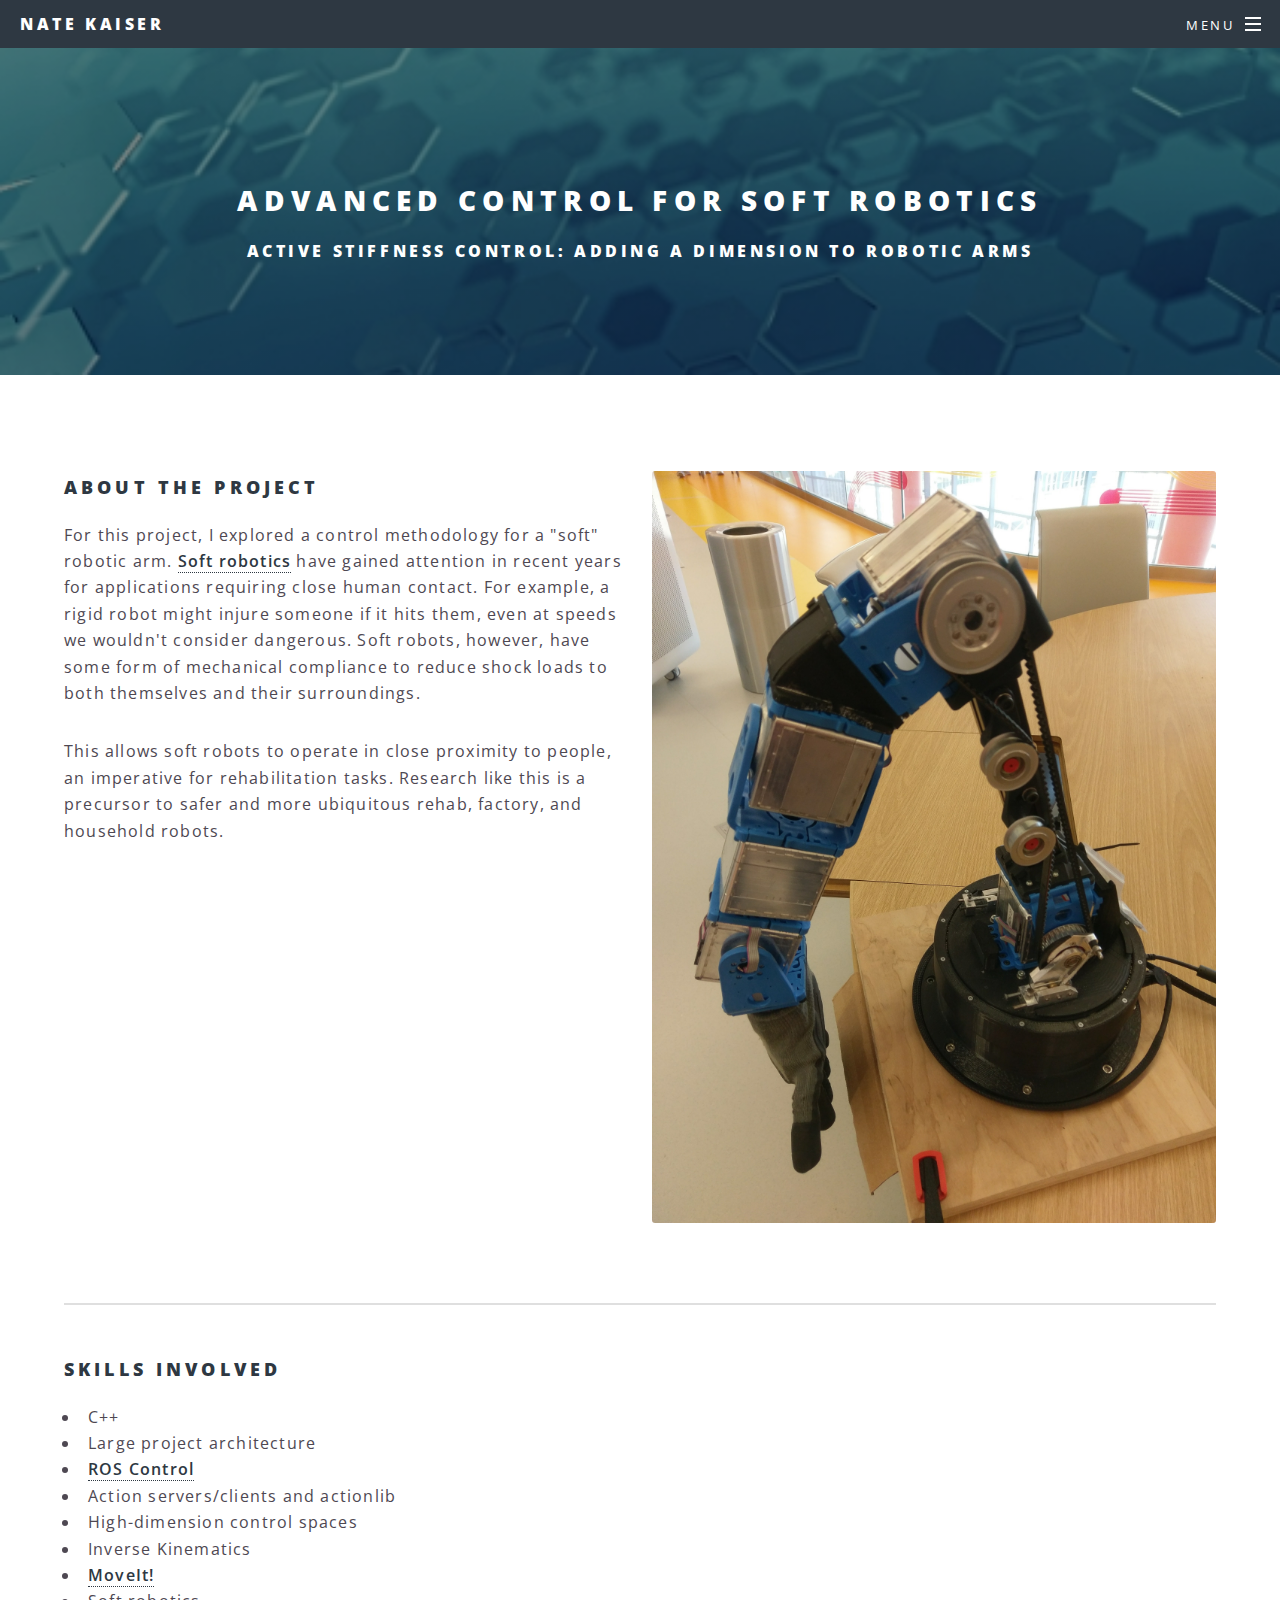
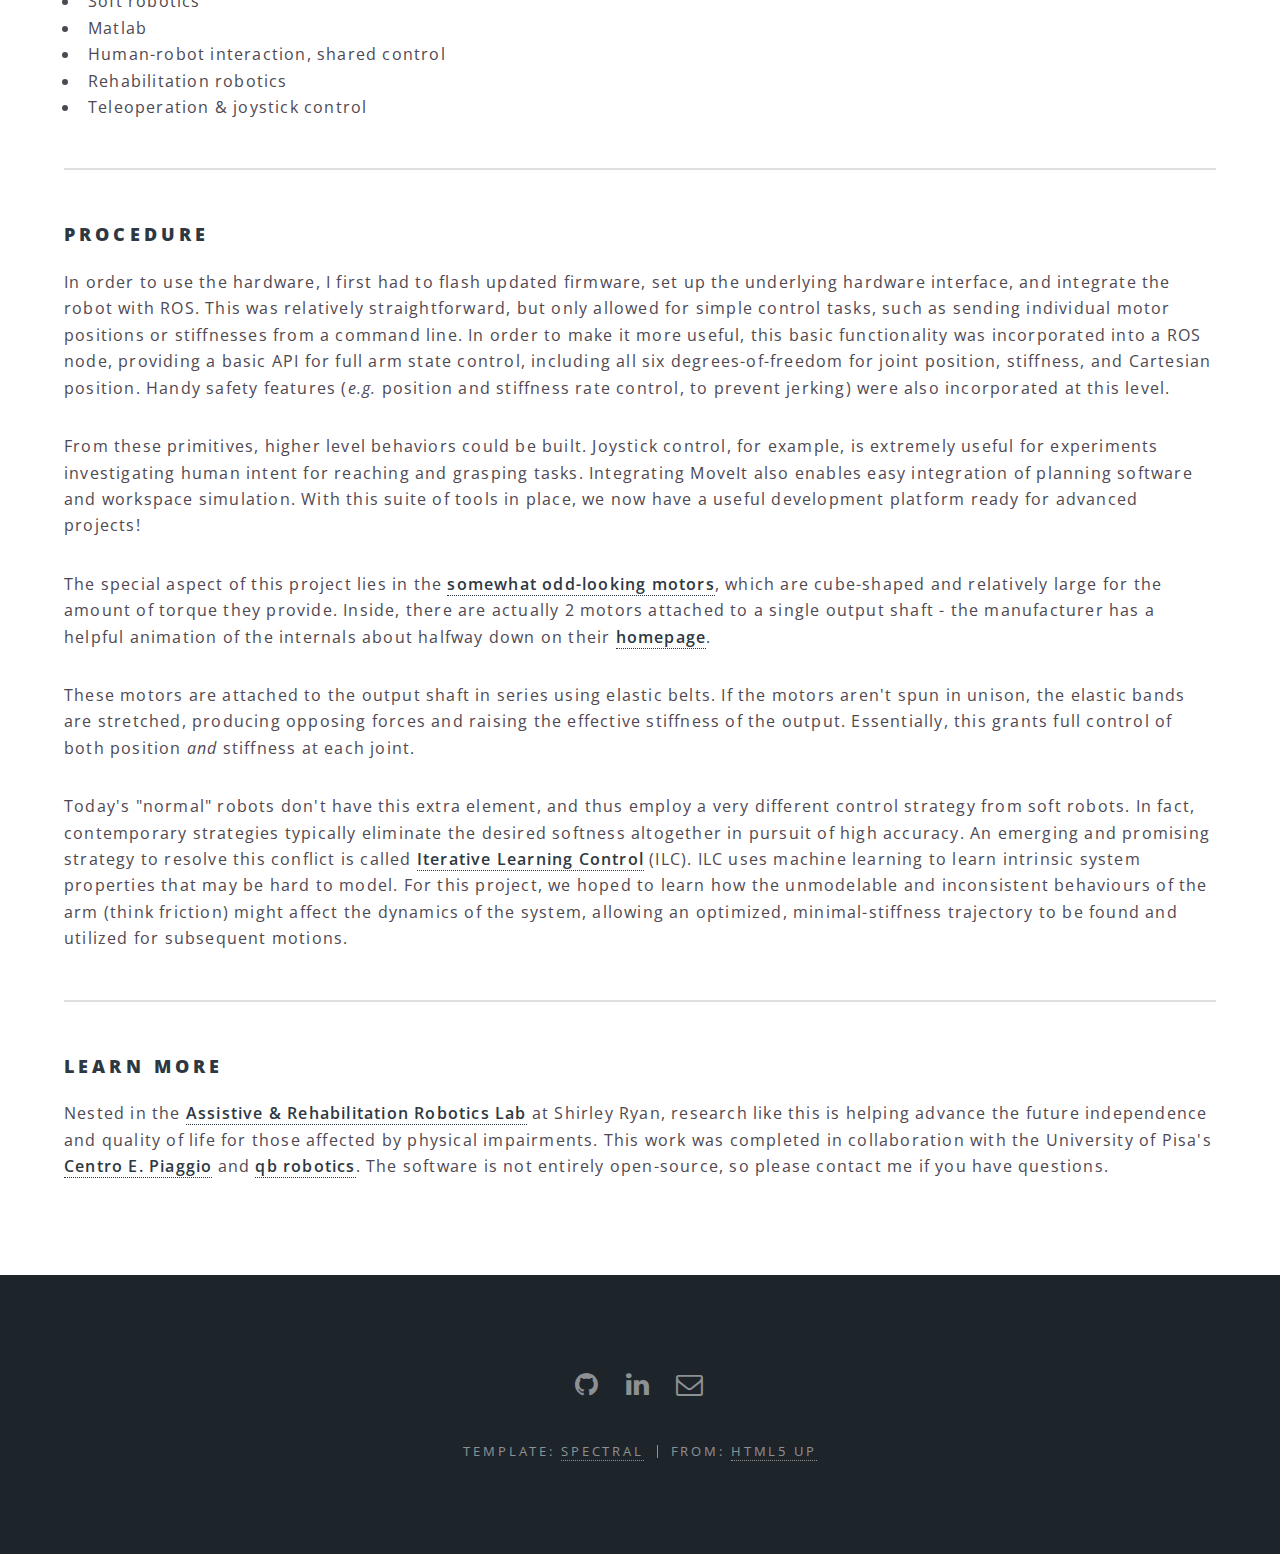
<file: advancedcontrol.html>
<!DOCTYPE HTML>
<html>
	<head>
		<title>Nate Kaiser::Portfolio Website</title>
		<meta charset="utf-8" />
		<meta name="viewport" content="width=device-width, initial-scale=1" />
		<!--[if lte IE 8]><script src="assets/js/ie/html5shiv.js"></script><![endif]-->
		<link rel="stylesheet" href="assets/css/main.css" />
		<!--[if lte IE 8]><link rel="stylesheet" href="assets/css/ie8.css" /><![endif]-->
		<!--[if lte IE 9]><link rel="stylesheet" href="assets/css/ie9.css" /><![endif]-->
		<link rel="icon" href="images/favicon.ico">
	</head>
	<body>

		<!-- Page Wrapper -->
			<div id="page-wrapper">

				<!-- Header -->
					<header id="header">
						<h1><a href="index.html">Nate Kaiser</a></h1>
						<nav id="nav">
							<ul>
								<li class="special">
									<a href="#menu" class="menuToggle"><span>Menu</span></a>
									<div id="menu">
										<ul>
											<li><a href="index.html">Home</a></li>
											<li><a href="index.html#projects">Projects</a></li>
											<li><a href="index.html#about">About</a></li>
											<li><a href="index.html#contact">Contact</a></li>
										</ul>
									</div>
								</li>
							</ul>
						</nav>
					</header>

				<!-- Main -->
					<article id="main">
						<header>
							<h2>Advanced Control for Soft Robotics</h2>
							<h4>Active Stiffness Control: Adding a Dimension to Robotic Arms</h4>
						</header>
						<section class="wrapper style5">
							<div class="inner">

								<div class="row">

									<div class="6u 12u$(medium)">
										<h3>About the Project</h3>

										<p>For this project, I explored a control methodology for a "soft" robotic arm. <b><a href="https://en.wikipedia.org/wiki/Soft_robotics" target="blank" >Soft robotics</a></b> have gained attention in recent years for applications requiring close human contact. For example, a rigid robot might injure someone if it hits them, even at speeds we wouldn't consider dangerous. Soft robots, however, have some form of mechanical compliance to reduce shock loads to both themselves and their surroundings.</p>

										<p>This allows soft robots to operate in close proximity to people, an imperative for rehabilitation tasks. Research like this is a precursor to safer and more ubiquitous rehab, factory, and household robots.</p>

									</div>

									<div class="6u$ 12u$(medium)">
										<span class="image fit"><img src="images/control1.jpg" alt="qb arm early prototype hardware" /></span>
									</div>

								</div>

								<hr />

								<h3 align="left">Skills Involved</h3>
								<ul>
									<li align="left">C++</li>
									<li align="left">Large project architecture</li>
									<li align="left"><b><a href="http://wiki.ros.org/ros_control" target="blank" >ROS Control</a></b></li>
									<li align="left">Action servers/clients and actionlib</li>
									<li align="left">High-dimension control spaces</li>
									<li align="left">Inverse Kinematics</li>
									<li align="left"><b><a href="http://moveit.ros.org/" target="blank" >MoveIt!</a></b></li>
									<li align="left">Soft robotics</li>
									<li align="left">Matlab</li>
									<li align="left">Human-robot interaction, shared control</li>
									<li align="left">Rehabilitation robotics</li>
									<li align="left">Teleoperation &amp; joystick control</li>
								</ul>

								<hr />

								<!--
								now have fully functional development platform that works with ILC!
								-->

								<h3 align="left">Procedure</h3>

								<p>In order to use the hardware, I first had to flash updated firmware, set up the underlying hardware interface, and integrate the robot with ROS. This was relatively straightforward, but only allowed for simple control tasks, such as sending individual motor positions or stiffnesses from a command line. In order to make it more useful, this basic functionality was incorporated into a ROS node, providing a basic API for full arm state control, including all six degrees-of-freedom for joint position, stiffness, and Cartesian position. Handy safety features (<i>e.g.</i> position and stiffness rate control, to prevent jerking) were also incorporated at this level.</p>

								<p>From these primitives, higher level behaviors could be built. Joystick control, for example, is extremely useful for experiments investigating human intent for reaching and grasping tasks. Integrating MoveIt also enables easy integration of planning software and workspace simulation. With this suite of tools in place, we now have a useful development platform ready for advanced projects!</p>

								<p>The special aspect of this project lies in the <b><a href="http://www.qbrobotics.com/products/qbmove-maker-pro/" target="blank" >somewhat odd-looking motors</a></b>, which are cube-shaped and relatively large for the amount of torque they provide. Inside, there are actually 2 motors attached to a single output shaft - the manufacturer has a helpful animation of the internals about halfway down on their <b><a href="http://www.qbrobotics.com" target="blank" >homepage</a></b>.</p>

								<p>These motors are attached to the output shaft in series using elastic belts. If the motors aren't spun in unison, the elastic bands are stretched, producing opposing forces and raising the effective stiffness of the output. Essentially, this grants full control of both position <i>and</i> stiffness at each joint.</p>

								<p>Today's "normal" robots don't have this extra element, and thus employ a very different control strategy from soft robots. In fact, contemporary strategies typically eliminate the desired softness altogether in pursuit of high accuracy. An emerging and promising strategy to resolve this conflict is called <b><a href="https://en.wikipedia.org/wiki/Iterative_learning_control" target="blank" >Iterative Learning Control</a></b> (ILC). ILC uses machine learning to learn intrinsic system properties that may be hard to model. For this project, we hoped to learn how the unmodelable and inconsistent behaviours of the arm (think friction) might affect the dynamics of the system, allowing an optimized, minimal-stiffness trajectory to be found and utilized for subsequent motions.</p>

								<hr />

								<h3>Learn More</h3>

								<p>Nested in the <b><a href="https://www.sralab.org/labs/assistive-rehabilitation-robotics-laboratory" target="blank" >Assistive &amp; Rehabilitation Robotics Lab</a></b> at Shirley Ryan, research like this is helping advance the future independence and quality of life for those affected by physical impairments. This work was completed in collaboration with the University of Pisa's <b><a href="http://www.centropiaggio.unipi.it/research/robotics" target="blank" >Centro E. Piaggio</a></b> and <b><a href="http://www.qbrobotics.com/" target="blank" >qb robotics</a></b>. The software is not entirely open-source, so please contact me if you have questions.</p>

							</div>
						</section>
					</article>


				<!-- Footer -->
					<footer id="footer">
						<ul class="icons">
							<li><a href="https://github.com/njkaiser/" target="blank" class="icon fa-github fa-lg"><span class="label">Github</span></a></li>
							<li><a href="https://www.linkedin.com/in/nate-kaiser-95536426" target="blank" class="icon fa-linkedin fa-lg"><span class="label">Email</span></a></li>
							<li><a href="mailto:nathanielkaiser2017@u.northwestern.edu" class="icon fa-envelope-o fa-lg"><span class="label">Email</span></a></li>
						</ul>
						<ul class="copyright">
							<li>Template: <a href="https://html5up.net/spectral"> SPECTRAL</a></li><li>From: <a href="http://html5up.net">HTML5 UP</a></li>						</ul>
					</footer>

			</div>

		<!-- Scripts -->
			<script src="assets/js/jquery.min.js"></script>
			<script src="assets/js/jquery.scrollex.min.js"></script>
			<script src="assets/js/jquery.scrolly.min.js"></script>
			<script src="assets/js/skel.min.js"></script>
			<script src="assets/js/util.js"></script>
			<!--[if lte IE 8]><script src="assets/js/ie/respond.min.js"></script><![endif]-->
			<script src="assets/js/main.js"></script>

	</body>
</html>
</file>
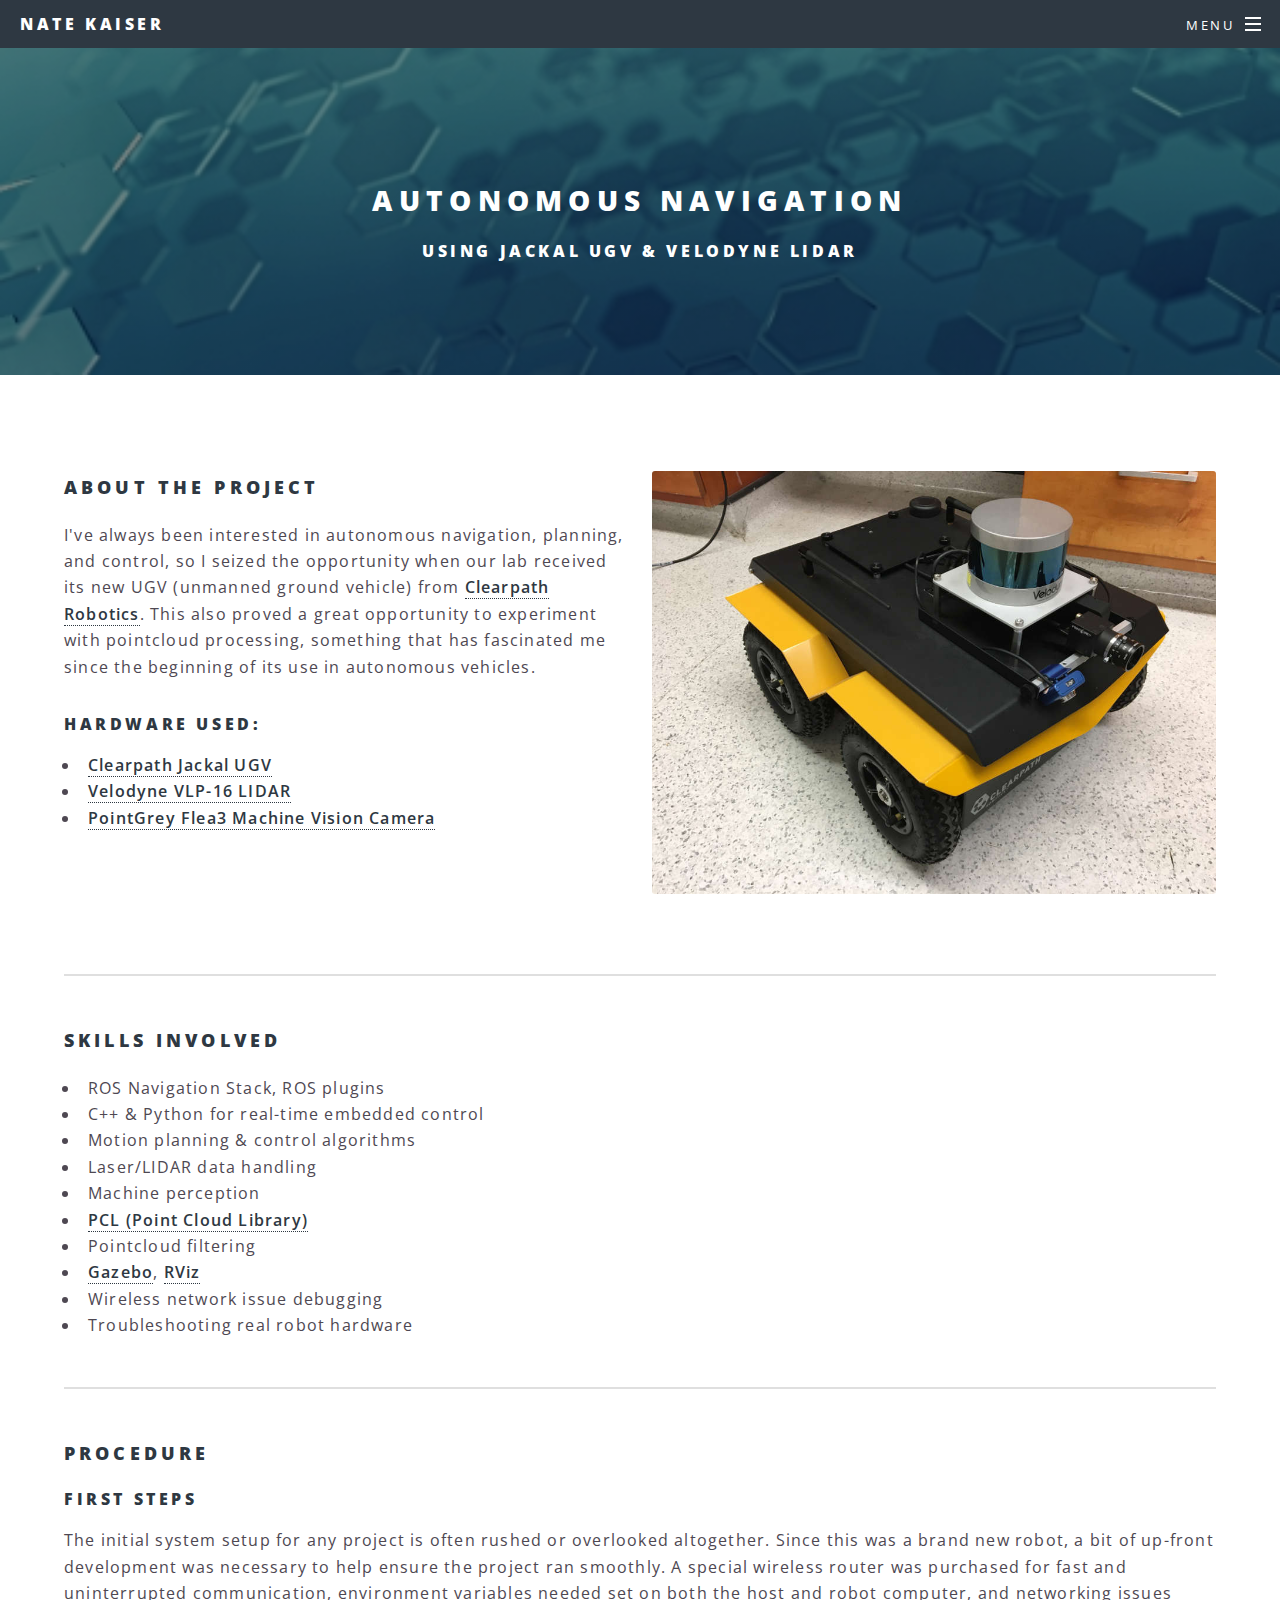
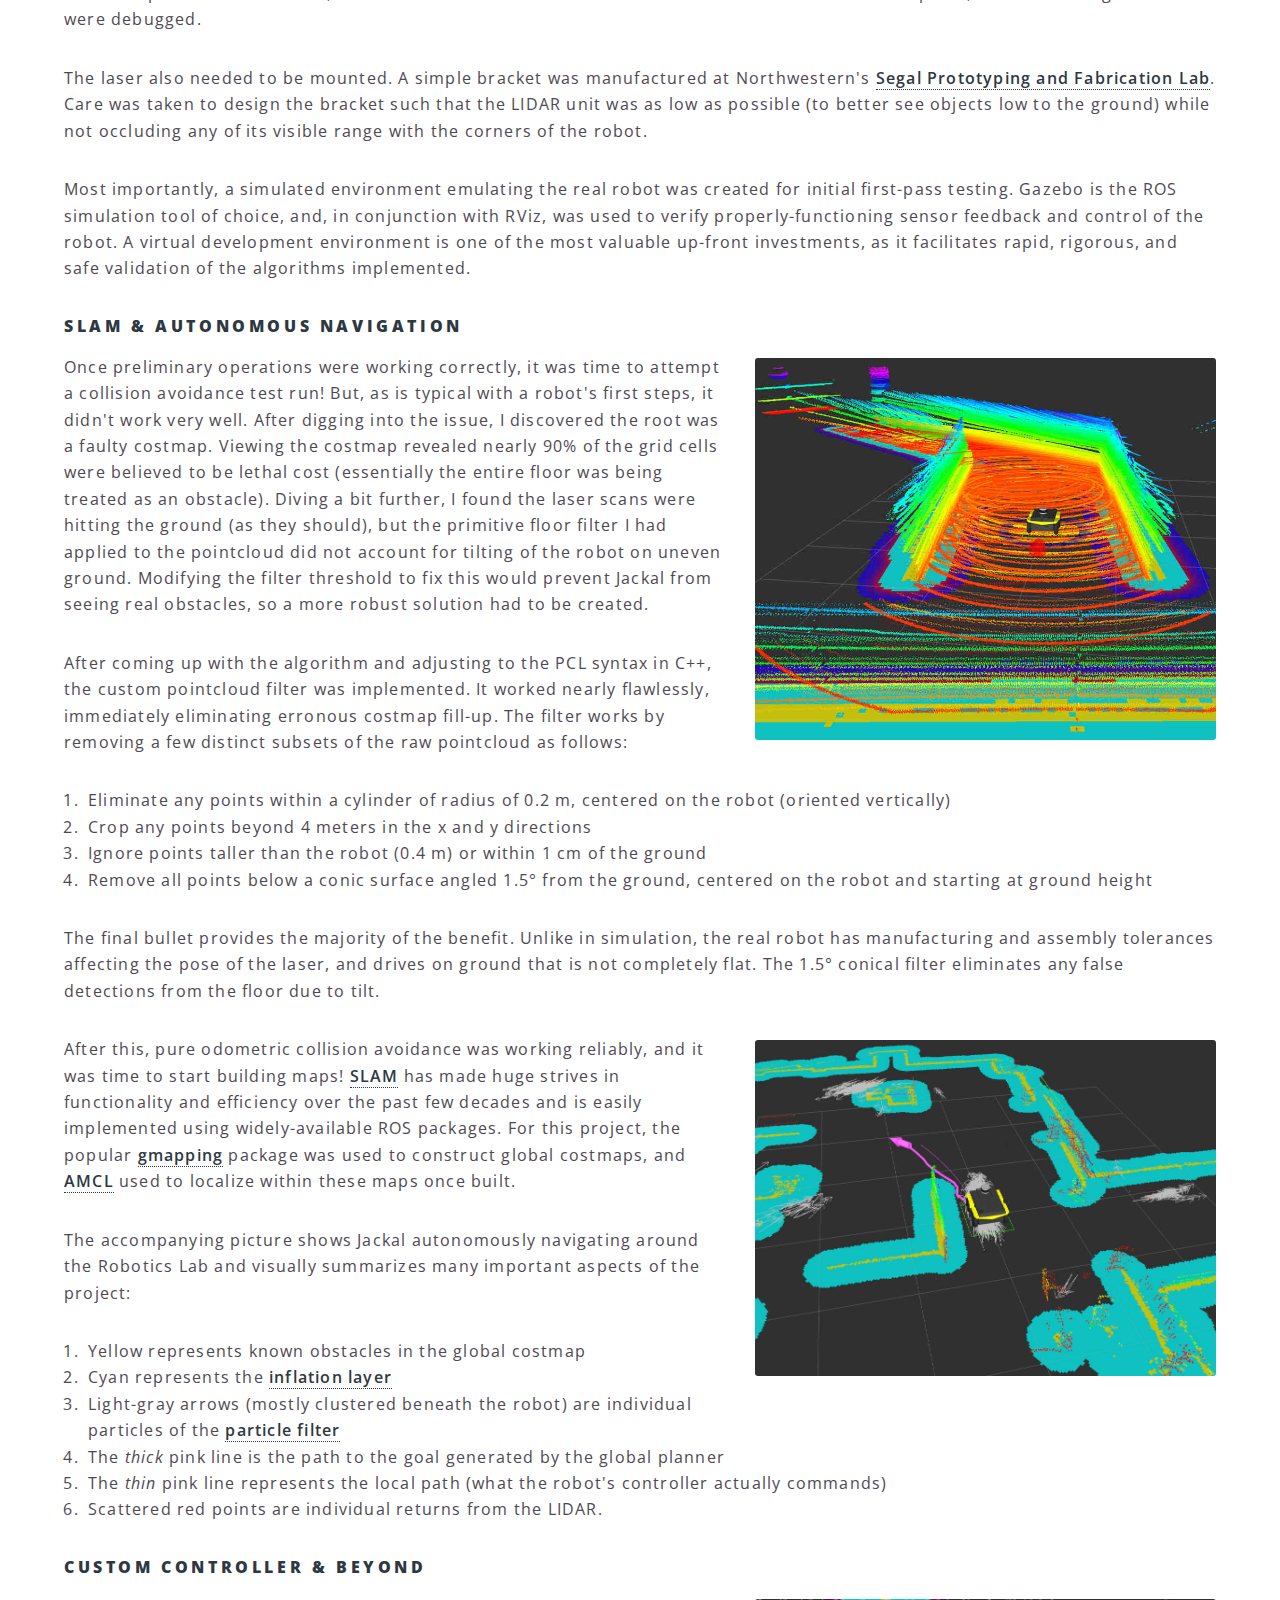
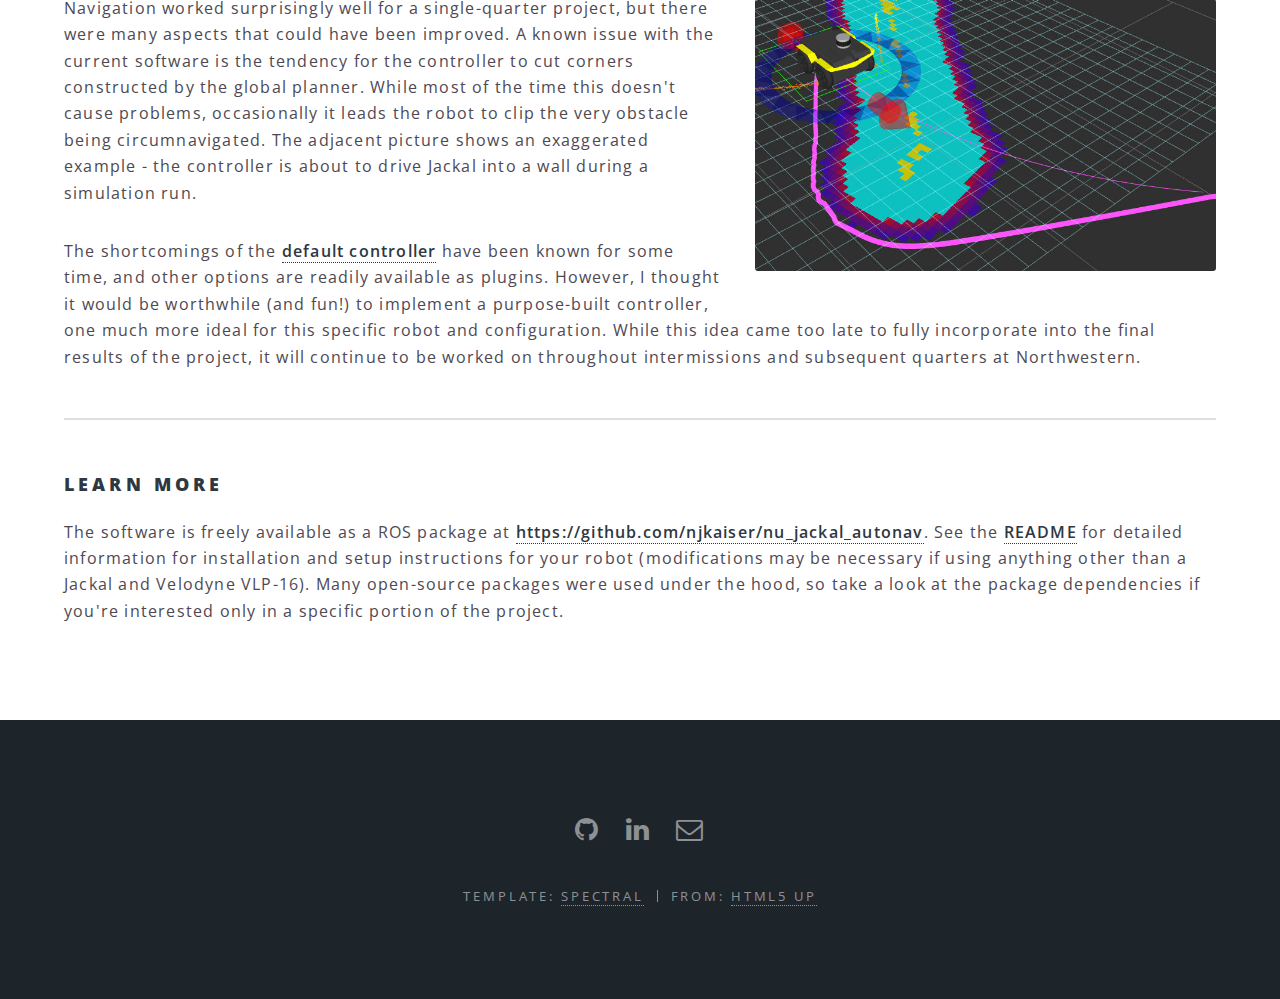
<file: autonomy.html>
<!DOCTYPE HTML>
<html>
	<head>
		<title>Nate Kaiser::Portfolio Website</title>
		<meta charset="utf-8" />
		<meta name="viewport" content="width=device-width, initial-scale=1" />
		<!--[if lte IE 8]><script src="assets/js/ie/html5shiv.js"></script><![endif]-->
		<link rel="stylesheet" href="assets/css/main.css" />
		<!--[if lte IE 8]><link rel="stylesheet" href="assets/css/ie8.css" /><![endif]-->
		<!--[if lte IE 9]><link rel="stylesheet" href="assets/css/ie9.css" /><![endif]-->
		<link rel="icon" href="images/favicon.ico">
	</head>
	<body>

		<!-- Page Wrapper -->
			<div id="page-wrapper">

				<!-- Header -->
					<header id="header">
						<h1><a href="index.html">Nate Kaiser</a></h1>
						<nav id="nav">
							<ul>
								<li class="special">
									<a href="#menu" class="menuToggle"><span>Menu</span></a>
									<div id="menu">
										<ul>
											<li><a href="index.html">Home</a></li>
											<li><a href="index.html#projects">Projects</a></li>
											<li><a href="index.html#about">About</a></li>
											<li><a href="index.html#contact">Contact</a></li>
										</ul>
									</div>
								</li>
							</ul>
						</nav>
					</header>

				<!-- Main -->
					<article id="main">
						<header>
							<h2>Autonomous Navigation</h2>
							<h4>using Jackal UGV &amp; Velodyne LIDAR</h4>
						</header>
						<section class="wrapper style5">
							<div class="inner">

								<div class="row">
									<div class="6u 12u$(medium)">
										<h3>About the Project</h3>

										<p>I've always been interested in autonomous navigation, planning, and control, so I seized the opportunity when our lab received its new UGV (unmanned ground vehicle) from <b><a href="http://www.clearpathrobotics.com/" target="blank" > Clearpath Robotics</a></b>. This also proved a great opportunity to experiment with pointcloud processing, something that has fascinated me since the beginning of its use in autonomous vehicles.</p>

										<h4>Hardware used:</h4>
										<ul>
											<li><b><a href="https://www.clearpathrobotics.com/jackal-small-unmanned-ground-vehicle/" target="blank" > Clearpath Jackal UGV</a></b></li>
											<li><b><a href="http://velodynelidar.com/vlp-16.html" target="blank" > Velodyne VLP-16 LIDAR</a></b></li>
											<li><b><a href="https://www.ptgrey.com/flea3-12-mp-color-usb3-vision-sony-imx172" target="blank" > PointGrey Flea3 Machine Vision Camera</a></b></li>
										</ul>
									</div>

									<div class="6u$ 12u$(medium)">
											<span class="image fit"><img src="images/autonomy1.jpg" alt="Clearpath Robotic's Jackal UGV" /></span>
									</div>

								</div>

								<hr />

								<h3 align="left">Skills Involved</h3>
								<ul>
									<li align="left">ROS Navigation Stack, ROS plugins</li>
									<li align="left">C++ &amp; Python for real-time embedded control</li>
									<li align="left">Motion planning &amp; control algorithms</li>
									<!-- <li align="left">Control algorithms</li> -->
									<li align="left">Laser/LIDAR data handling</li>
									<li align="left">Machine perception</li>
									<li align="left"><b><a href="http://pointclouds.org/" target="blank" > PCL (Point Cloud Library)</a></b></li>
									<li align="left">Pointcloud filtering</li>
									<li align="left"><b><a href="http://gazebosim.org/" target="blank" > Gazebo</a></b>, <b><a href="http://wiki.ros.org/rviz" target="blank" > RViz</a></b></li>
									<li align="left">Wireless network issue debugging</li>
									<li align="left">Troubleshooting real robot hardware</li>
								</ul>

								<hr />

								<div class="inner">

									<h3>Procedure</h3>

									<h4>First Steps</h4>
									<p>The initial system setup for any project is often rushed or overlooked altogether. Since this was a brand new robot, a bit of up-front development was necessary to help ensure the project ran smoothly. A special wireless router was purchased for fast and uninterrupted communication, environment variables needed set on both the host and robot computer, and networking issues were debugged.</p>
									<p>The laser also needed to be mounted. A simple bracket was manufactured at Northwestern's <b><a href="https://www.youtube.com/watch?v=bKEOFf14lis" target="blank" > Segal Prototyping and Fabrication Lab</a></b>. Care was taken to design the bracket such that the LIDAR unit was as low as possible (to better see objects low to the ground) while not occluding any of its visible range with the corners of the robot.</p>
									<p>Most importantly, a simulated environment emulating the real robot was created for initial first-pass testing. Gazebo is the ROS simulation tool of choice, and, in conjunction with RViz, was used to verify properly-functioning sensor feedback and control of the robot. A virtual development environment is one of the most valuable up-front investments, as it facilitates rapid, rigorous, and safe validation of the algorithms implemented.</p>

									<h4>SLAM &amp; Autonomous Navigation</h4>
									<p><span class="image right"><img src="images/autonomy2.jpg" alt="Jackal &amp; pointcloud from Velodyne" /></span>Once preliminary operations were working correctly, it was time to attempt a collision avoidance test run! But, as is typical with a robot's first steps, it didn't work very well. After digging into the issue, I discovered the root was a faulty costmap. Viewing the costmap revealed nearly 90% of the grid cells were believed to be lethal cost (essentially the entire floor was being treated as an obstacle). Diving a bit further, I found the laser scans were hitting the ground (as they should), but the primitive floor filter I had applied to the pointcloud did not account for tilting of the robot on uneven ground. Modifying the filter threshold to fix this would prevent Jackal from seeing real obstacles, so a more robust solution had to be created.</p>
									<p>After coming up with the algorithm and adjusting to the PCL syntax in C++, the custom pointcloud filter was implemented. It worked nearly flawlessly, immediately eliminating erronous costmap fill-up. The filter works by removing a few distinct subsets of the raw pointcloud as follows:</p>
									<ol>
										<li>Eliminate any points within a cylinder of radius of 0.2 m, centered on the robot (oriented vertically)</li>
										<li>Crop any points beyond 4 meters in the x and y directions</li>
										<li>Ignore points taller than the robot (0.4 m) or within 1 cm of the ground</li>
										<li>Remove all points below a conic surface angled 1.5&deg; from the ground, centered on the robot and starting at ground height</li>
									</ol>
									<p>The final bullet provides the majority of the benefit. Unlike in simulation, the real robot has manufacturing and assembly tolerances affecting the pose of the laser, and drives on ground that is not completely flat. The 1.5&deg; conical filter eliminates any false detections from the floor due to tilt.</p>
									<p><span class="image right"><img src="images/autonomy3.jpg" alt="navigating an obstacle" /></span>After this, pure odometric collision avoidance was working reliably, and it was time to start building maps! <b><a href="https://en.wikipedia.org/wiki/Simultaneous_localization_and_mapping" target="blank" > SLAM</a></b> has made huge strives in functionality and efficiency over the past few decades and is easily implemented using widely-available ROS packages. For this project, the popular <b><a href="http://wiki.ros.org/gmapping" target="blank" > gmapping</a></b> package was used to construct global costmaps, and <b><a href="http://wiki.ros.org/amcl" target="blank" > AMCL</a></b> used to localize within these maps once built.</p>
									<p>The accompanying picture shows Jackal autonomously navigating around the Robotics Lab and visually summarizes many important aspects of the project:</p>
									<ol>
										<li>Yellow represents known obstacles in the global costmap</li>
										<li>Cyan represents the <b><a href="http://wiki.ros.org/costmap_2d/layered#Inflation_Layer" target="blank" > inflation layer</a></b></li>
										<li>Light-gray arrows (mostly clustered beneath the robot) are individual particles of the <b><a href="https://en.wikipedia.org/wiki/Particle_filter" target="blank" > particle filter</a></b></li>
										<li>The <i>thick</i> pink line is the path to the goal generated by the global planner</li>
										<li>The <i>thin</i> pink line represents the local path (what the robot's controller actually commands)</li>
										<li>Scattered red points are individual returns from the LIDAR.</li>
									</ol>

									<h4>Custom Controller &amp; Beyond</h4>
									<p><span class="image right"><img src="images/autonomy4.jpg" alt="clipping corners" /></span>Navigation worked surprisingly well for a single-quarter project, but there were many aspects that could have been improved. A known issue with the current software is the tendency for the controller to cut corners constructed by the global planner. While most of the time this doesn't cause problems, occasionally it leads the robot to clip the very obstacle being circumnavigated. The adjacent picture shows an exaggerated example - the controller is about to drive Jackal into a wall during a simulation run.</p>
									<p>The shortcomings of the <b><a href="http://wiki.ros.org/dwa_local_planner" target="blank" > default controller</a></b> have been known for some time, and other options are readily available as plugins. However, I thought it would be worthwhile (and fun!) to implement a purpose-built controller, one much more ideal for this specific robot and configuration. While this idea came too late to fully incorporate into the final results of the project, it will continue to be worked on throughout intermissions and subsequent quarters at Northwestern.</p>

								</div>

								<hr />

								<h3>Learn More</h3>

								<p> The software is freely available as a ROS package at <b><a href="https://github.com/njkaiser/nu_jackal_autonav" target="blank" > https://github.com/njkaiser/nu_jackal_autonav</a></b>. See the <b><a href="https://github.com/njkaiser/nu_jackal_autonav/blob/master/README.md" target="blank" > README</a></b> for detailed information for installation and setup instructions for your robot (modifications may be necessary  if using anything other than a Jackal and Velodyne VLP-16). Many open-source packages were used under the hood, so take a look at the package dependencies if you're interested only in a specific portion of the project.</p>

							</div>
						</section>
					</article>


				<!-- Footer -->
					<footer id="footer">
						<ul class="icons">
							<li><a href="https://github.com/njkaiser/" target="blank" class="icon fa-github fa-lg"><span class="label">Github</span></a></li>
							<li><a href="https://www.linkedin.com/in/nate-kaiser-95536426" target="blank" class="icon fa-linkedin fa-lg"><span class="label">Email</span></a></li>
							<li><a href="mailto:nathanielkaiser2017@u.northwestern.edu" class="icon fa-envelope-o fa-lg"><span class="label">Email</span></a></li>
						</ul>
						<ul class="copyright">
							<li>Template: <a href="https://html5up.net/spectral"> SPECTRAL</a></li><li>From: <a href="http://html5up.net">HTML5 UP</a></li>
						</ul>
					</footer>

			</div>

		<!-- Scripts -->
			<script src="assets/js/jquery.min.js"></script>
			<script src="assets/js/jquery.scrollex.min.js"></script>
			<script src="assets/js/jquery.scrolly.min.js"></script>
			<script src="assets/js/skel.min.js"></script>
			<script src="assets/js/util.js"></script>
			<!--[if lte IE 8]><script src="assets/js/ie/respond.min.js"></script><![endif]-->
			<script src="assets/js/main.js"></script>

	</body>
</html>
</file>
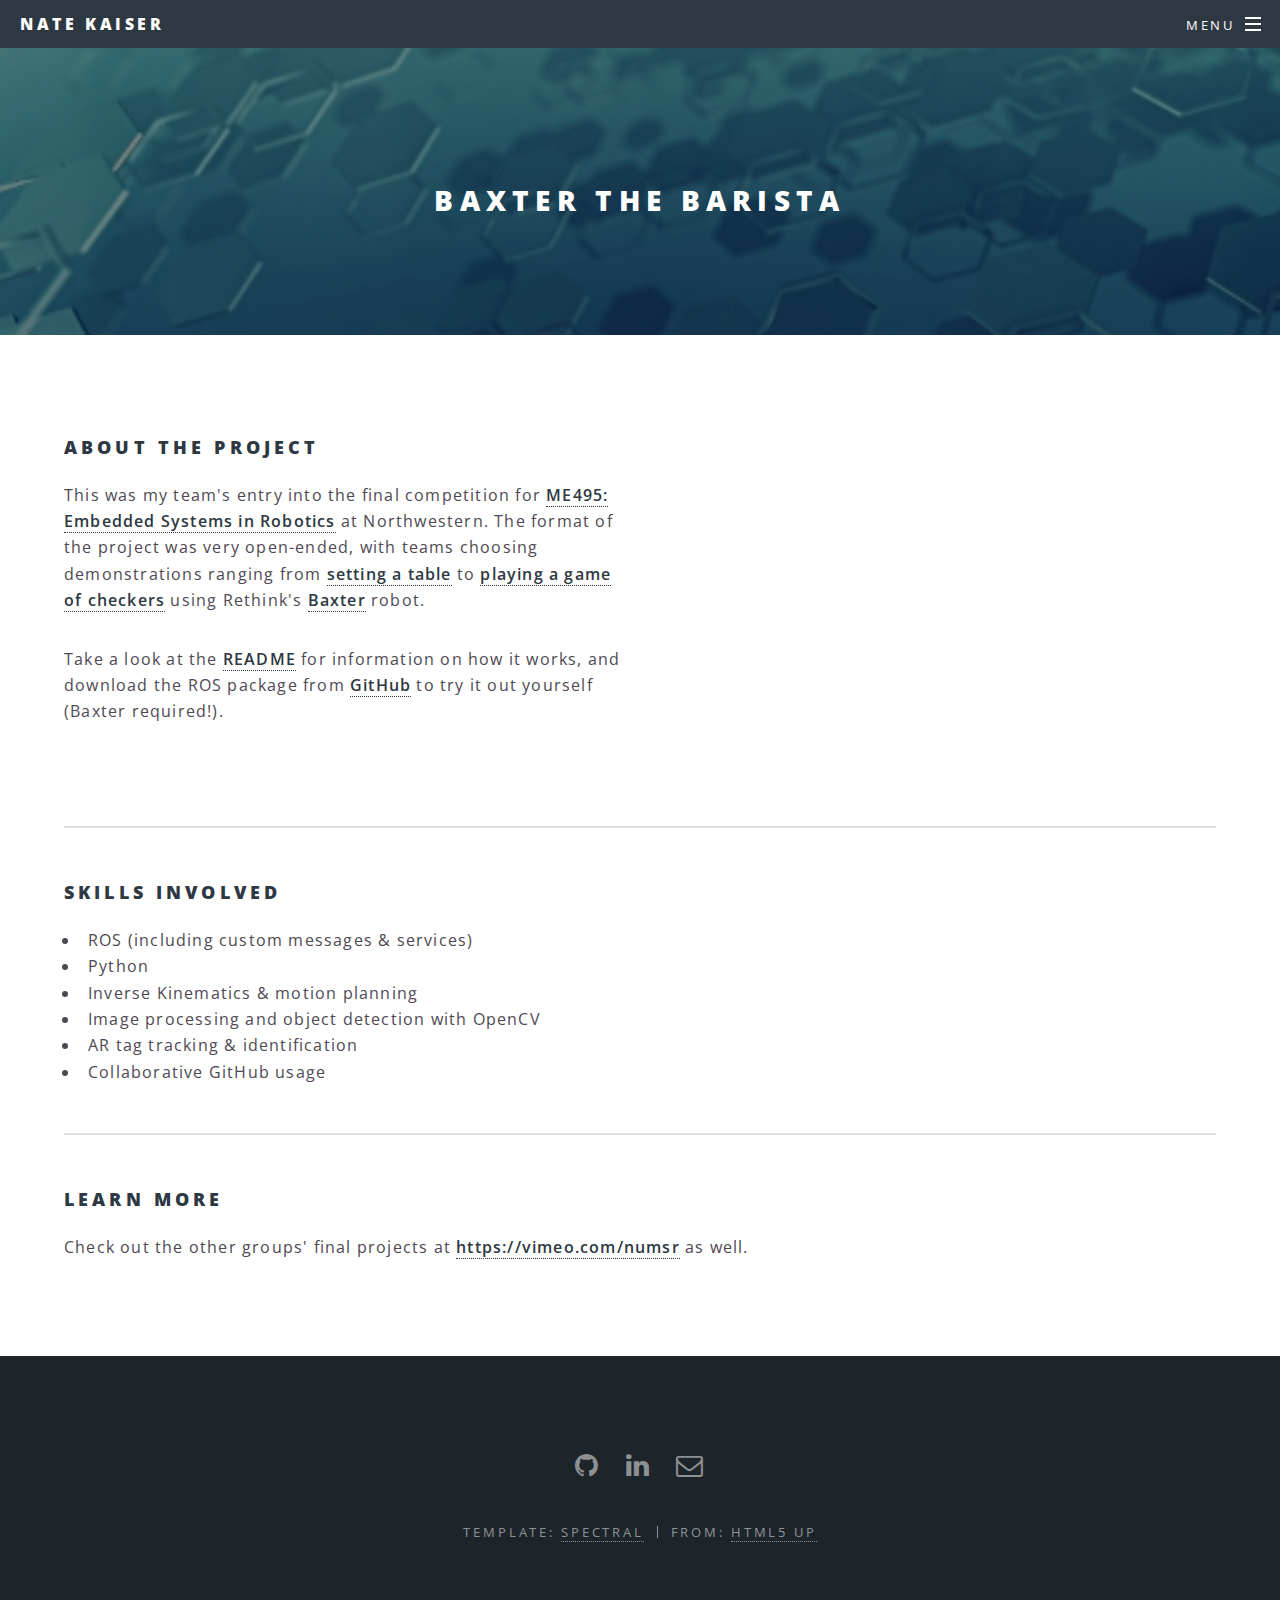
<file: baxter.html>
<!DOCTYPE HTML>
<html>
	<head>
		<title>Nate Kaiser::Portfolio Website</title>
		<meta charset="utf-8" />
		<meta name="viewport" content="width=device-width, initial-scale=1" />
		<!--[if lte IE 8]><script src="assets/js/ie/html5shiv.js"></script><![endif]-->
		<link rel="stylesheet" href="assets/css/main.css" />
		<!--[if lte IE 8]><link rel="stylesheet" href="assets/css/ie8.css" /><![endif]-->
		<!--[if lte IE 9]><link rel="stylesheet" href="assets/css/ie9.css" /><![endif]-->
		<link rel="icon" href="images/favicon.ico">
	</head>
	<body>

		<!-- Page Wrapper -->
			<div id="page-wrapper">

				<!-- Header -->
					<header id="header">
						<h1><a href="index.html">Nate Kaiser</a></h1>
						<nav id="nav">
							<ul>
								<li class="special">
									<a href="#menu" class="menuToggle"><span>Menu</span></a>
									<div id="menu">
										<ul>
											<li><a href="index.html">Home</a></li>
											<li><a href="index.html#projects">Projects</a></li>
											<li><a href="index.html#about">About</a></li>
											<li><a href="index.html#contact">Contact</a></li>
										</ul>
									</div>
								</li>
							</ul>
						</nav>
					</header>

				<!-- Main -->
					<article id="main">
						<header>
							<h2>Baxter the Barista</h2>
						</header>
						<section class="wrapper style5">
							<div class="inner">

								<div class="row">
									<div class="6u 12u$(medium)">
										<h3>About the Project</h3>

										<p>This was my team's entry into the final competition for <b><a href="https://www.mccormick.northwestern.edu/mechanical/courses/descriptions/495-embedded-systems-in-robotics.html" target="blank" > ME495: Embedded Systems in Robotics</a></b> at Northwestern. The format of the project was very open-ended, with teams choosing demonstrations ranging from <b><a href="https://vimeo.com/195054458" target="blank" > setting a table</a></b> to <b><a href="https://vimeo.com/195063628" target="blank" > playing a game of checkers</a></b> using Rethink's <b><a href="http://www.rethinkrobotics.com/baxter/" target="blank" > Baxter</a></b> robot.</p>

										<p> Take a look at the <b><a href="https://github.com/njkaiser/ME495_Embedded_Systems_Final_Project/blob/master/README.md" target="blank" > README</a></b> for information on how it works, and download the ROS package from <b><a href="https://github.com/njkaiser/ME495_Embedded_Systems_Final_Project" target="blank" > GitHub</a></b> to try it out yourself (Baxter required!).</p>

									</div>

									<div class="6u$ 12u$(medium)">
										<div class="video-container">
											<iframe width="640" height="360" src="https://www.youtube.com/embed/ngZCMMJjaLA" frameborder="0" allowfullscreen></iframe>
										</div>
									</div>
								</div>

								<hr />

								<h3 align="left">Skills Involved</h3>
								<ul>
									<li align="left">ROS (including custom messages &amp; services) </li>
									<li align="left">Python</li>
									<li align="left">Inverse Kinematics &amp; motion planning</li>
									<li align="left">Image processing and object detection with OpenCV</li>
									<li align="left">AR tag tracking &amp; identification </li>
									<li align="left">Collaborative GitHub usage</li>
								</ul>

								<hr />

								<h3>Learn More</h3>

								<p>Check out the other groups' final projects at <b><a href="https://vimeo.com/numsr" target="blank" > https://vimeo.com/numsr</a></b> as well.</p>

							</div>
						</section>
					</article>


				<!-- Footer -->
					<footer id="footer">
						<ul class="icons">
							<li><a href="https://github.com/njkaiser/" target="blank" class="icon fa-github fa-lg"><span class="label">Github</span></a></li>
							<li><a href="https://www.linkedin.com/in/nate-kaiser-95536426" target="blank" class="icon fa-linkedin fa-lg"><span class="label">Email</span></a></li>
							<li><a href="mailto:nathanielkaiser2017@u.northwestern.edu" class="icon fa-envelope-o fa-lg"><span class="label">Email</span></a></li>
						</ul>
						<ul class="copyright">
							<li>Template: <a href="https://html5up.net/spectral"> SPECTRAL</a></li><li>From: <a href="http://html5up.net">HTML5 UP</a></li>						</ul>
					</footer>

			</div>

		<!-- Scripts -->
			<script src="assets/js/jquery.min.js"></script>
			<script src="assets/js/jquery.scrollex.min.js"></script>
			<script src="assets/js/jquery.scrolly.min.js"></script>
			<script src="assets/js/skel.min.js"></script>
			<script src="assets/js/util.js"></script>
			<!--[if lte IE 8]><script src="assets/js/ie/respond.min.js"></script><![endif]-->
			<script src="assets/js/main.js"></script>

	</body>
</html>
</file>
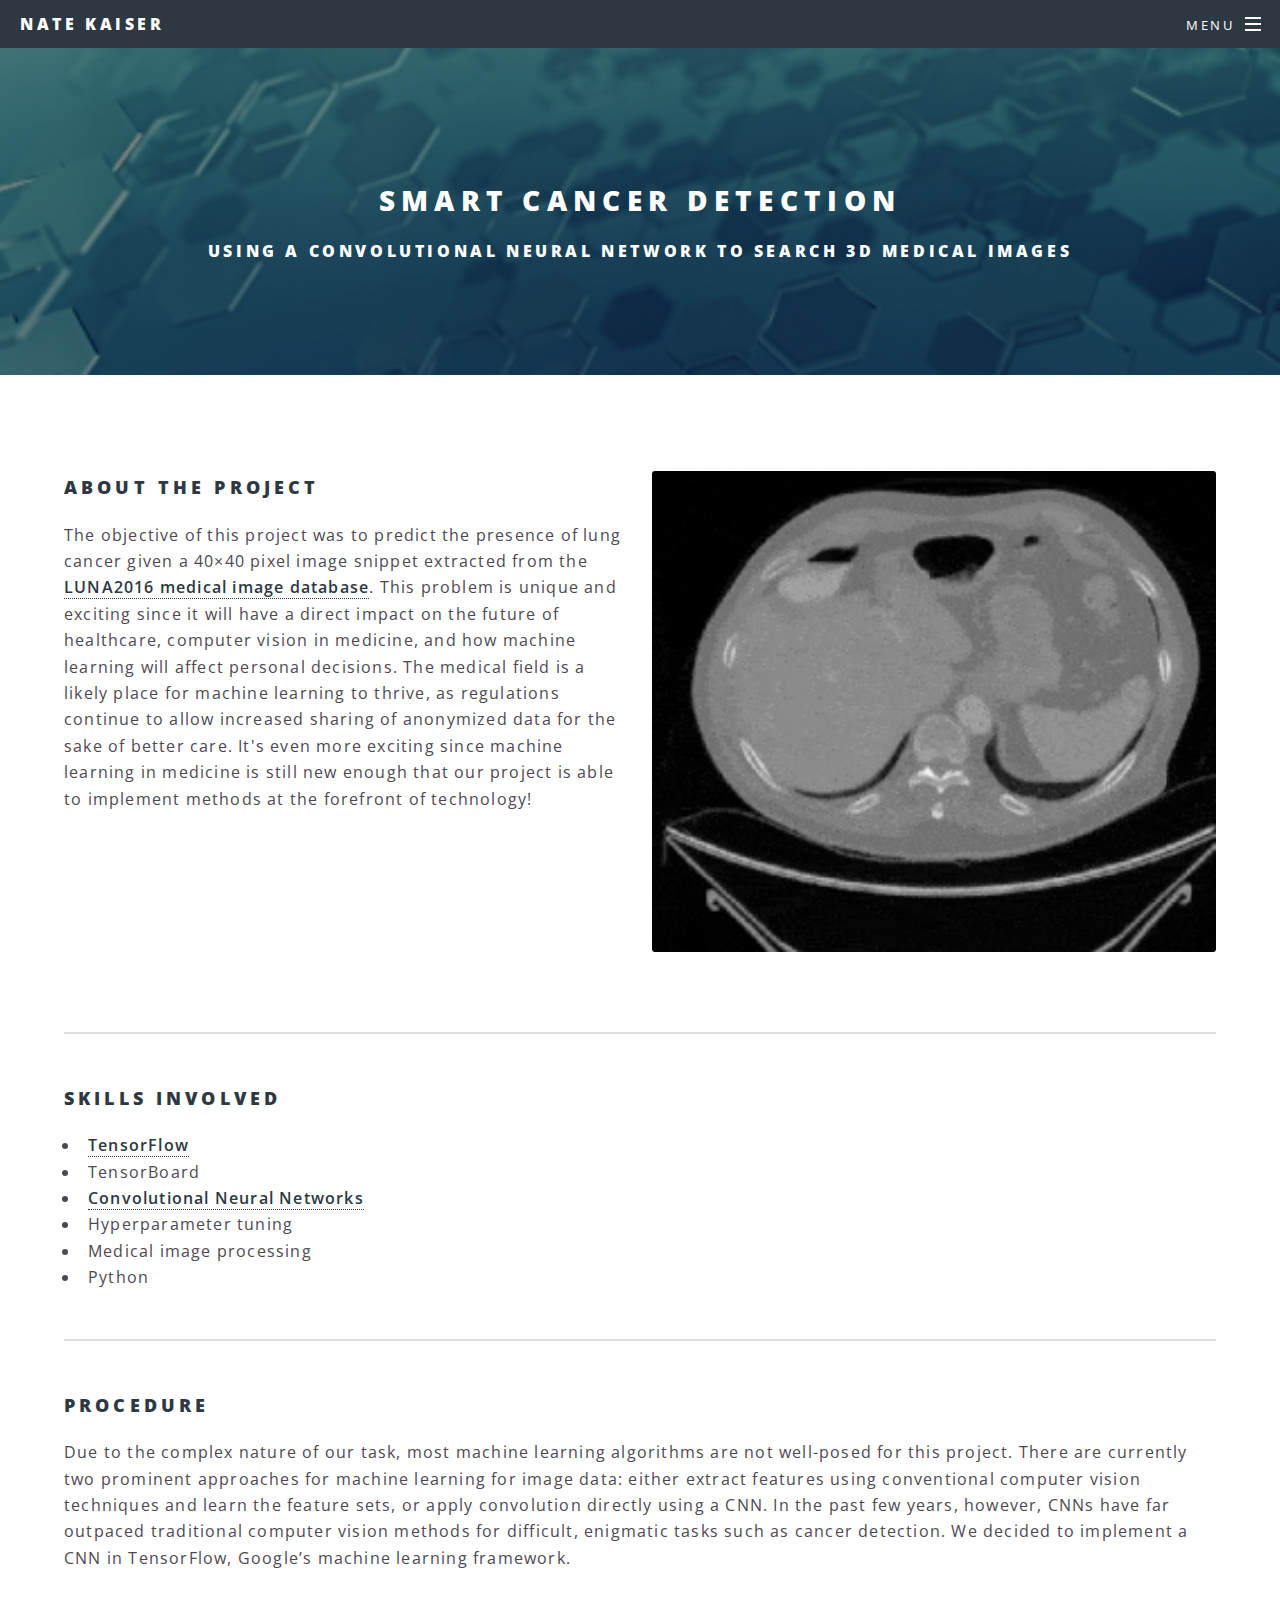
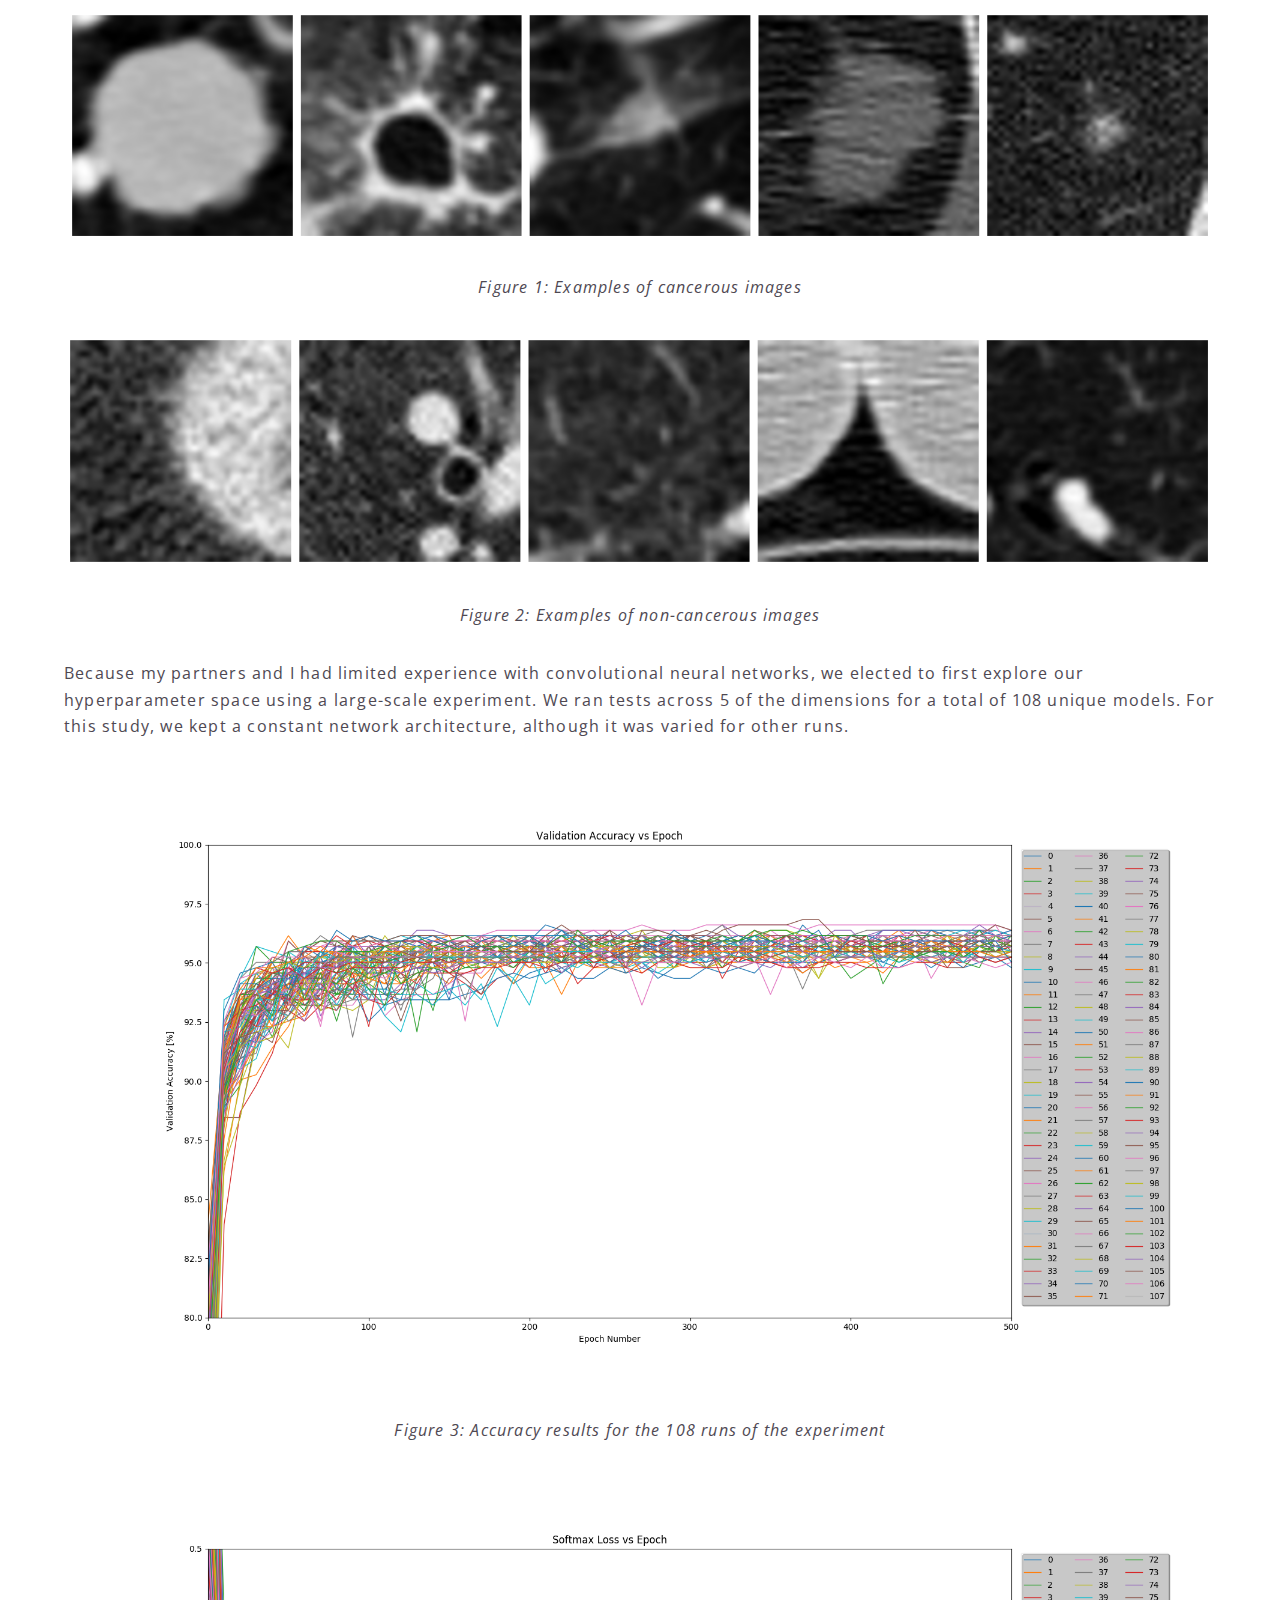
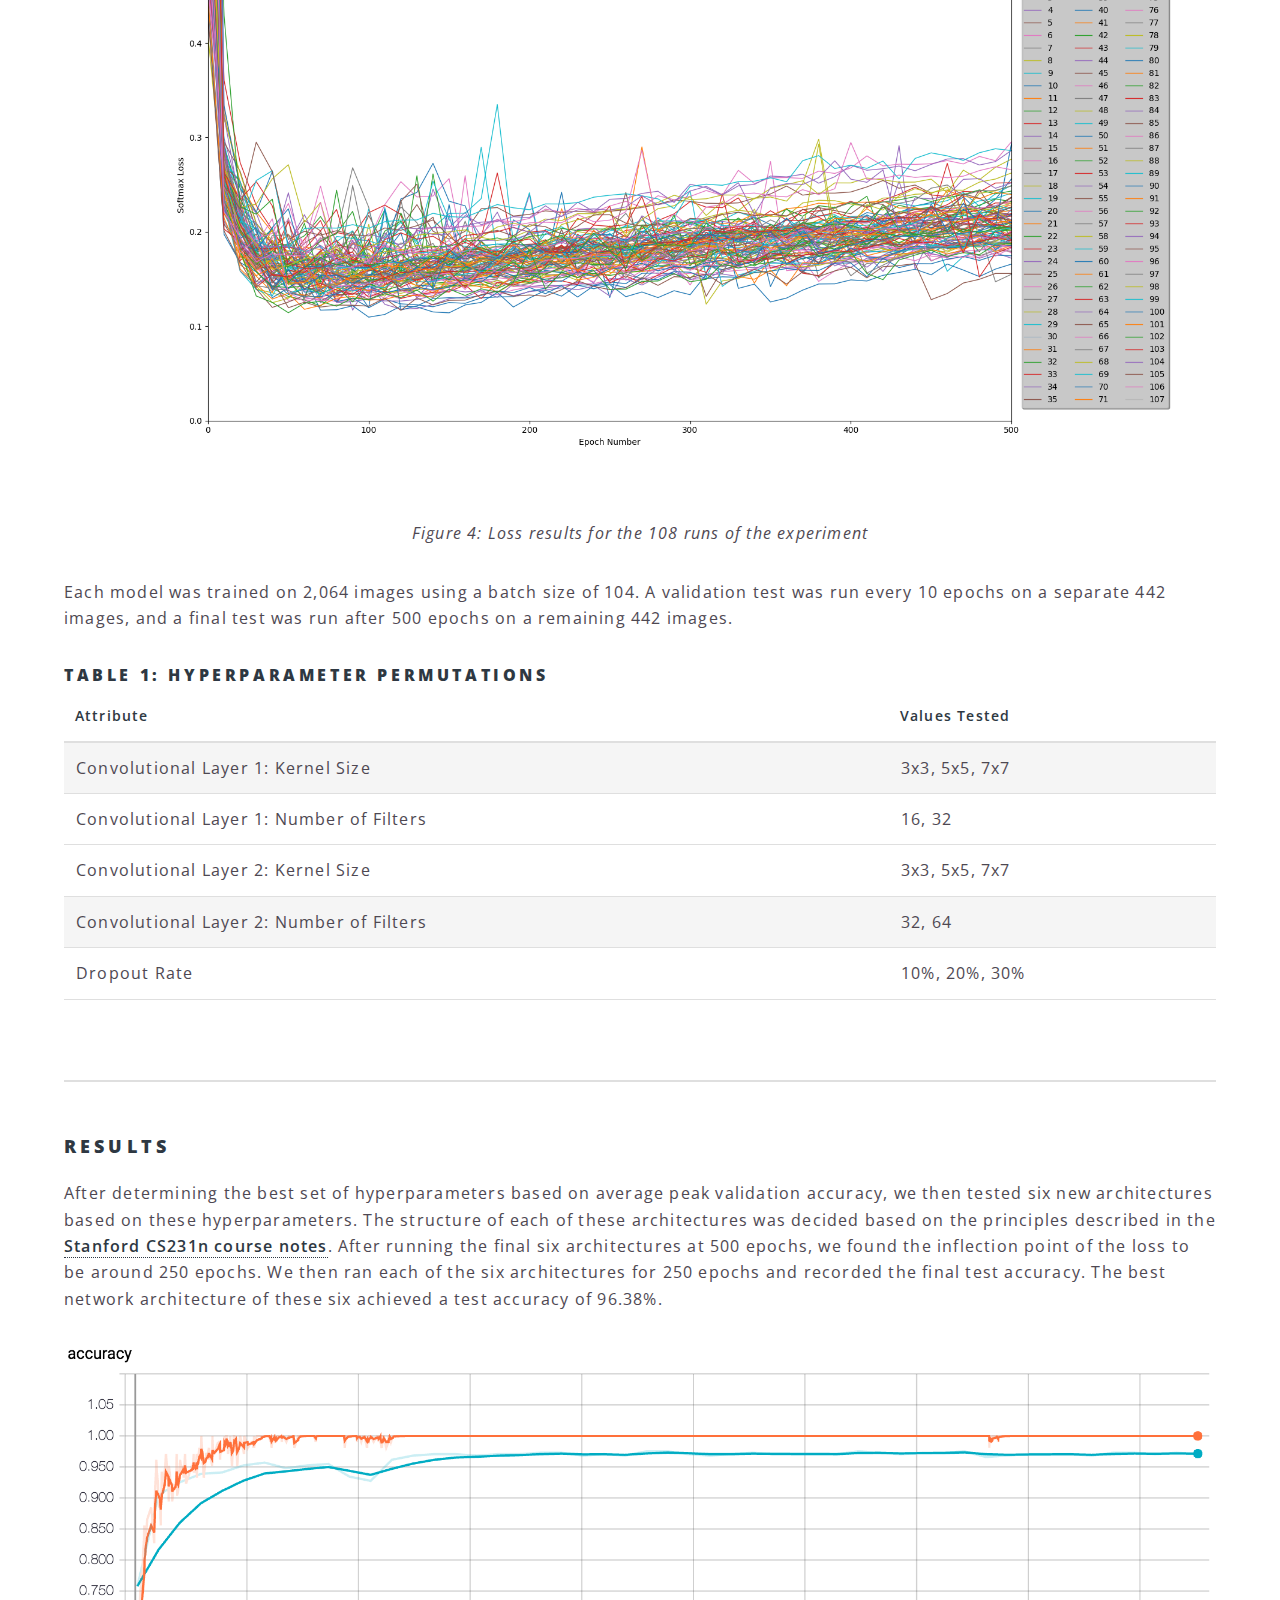
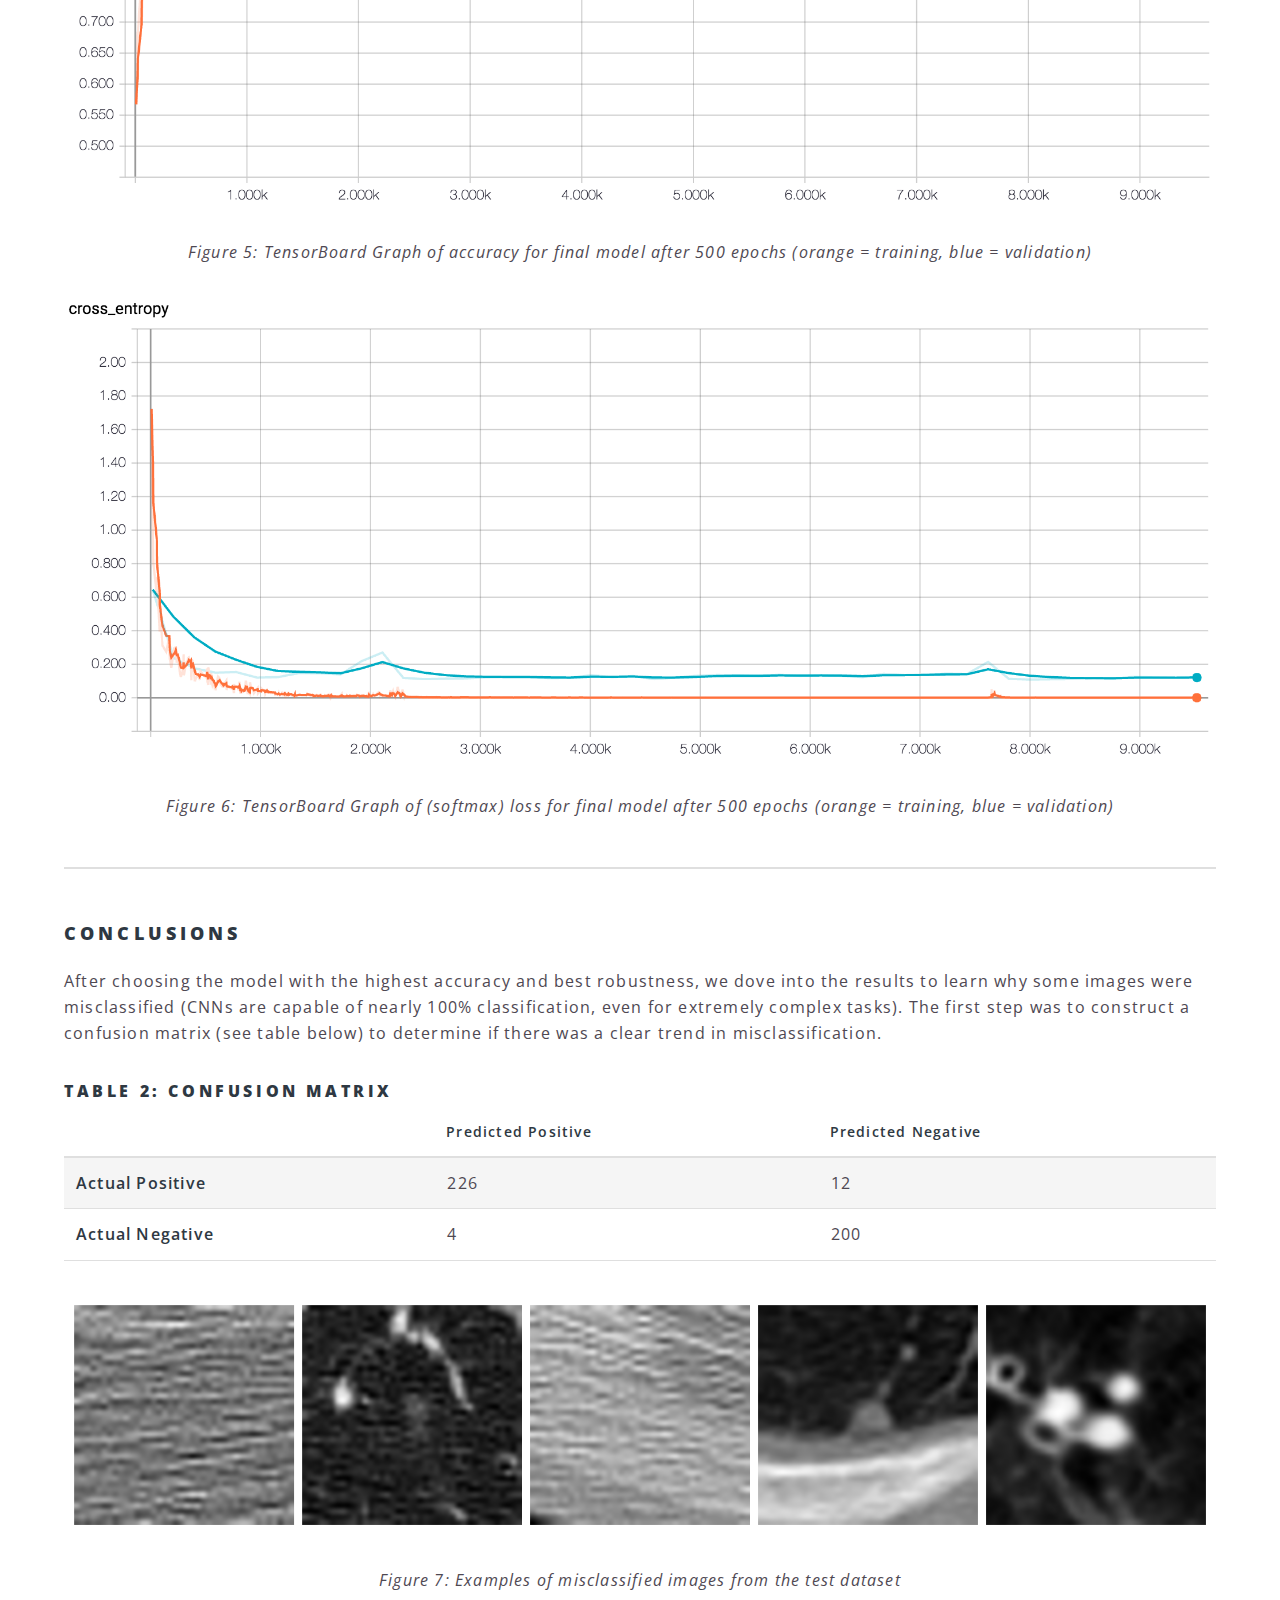
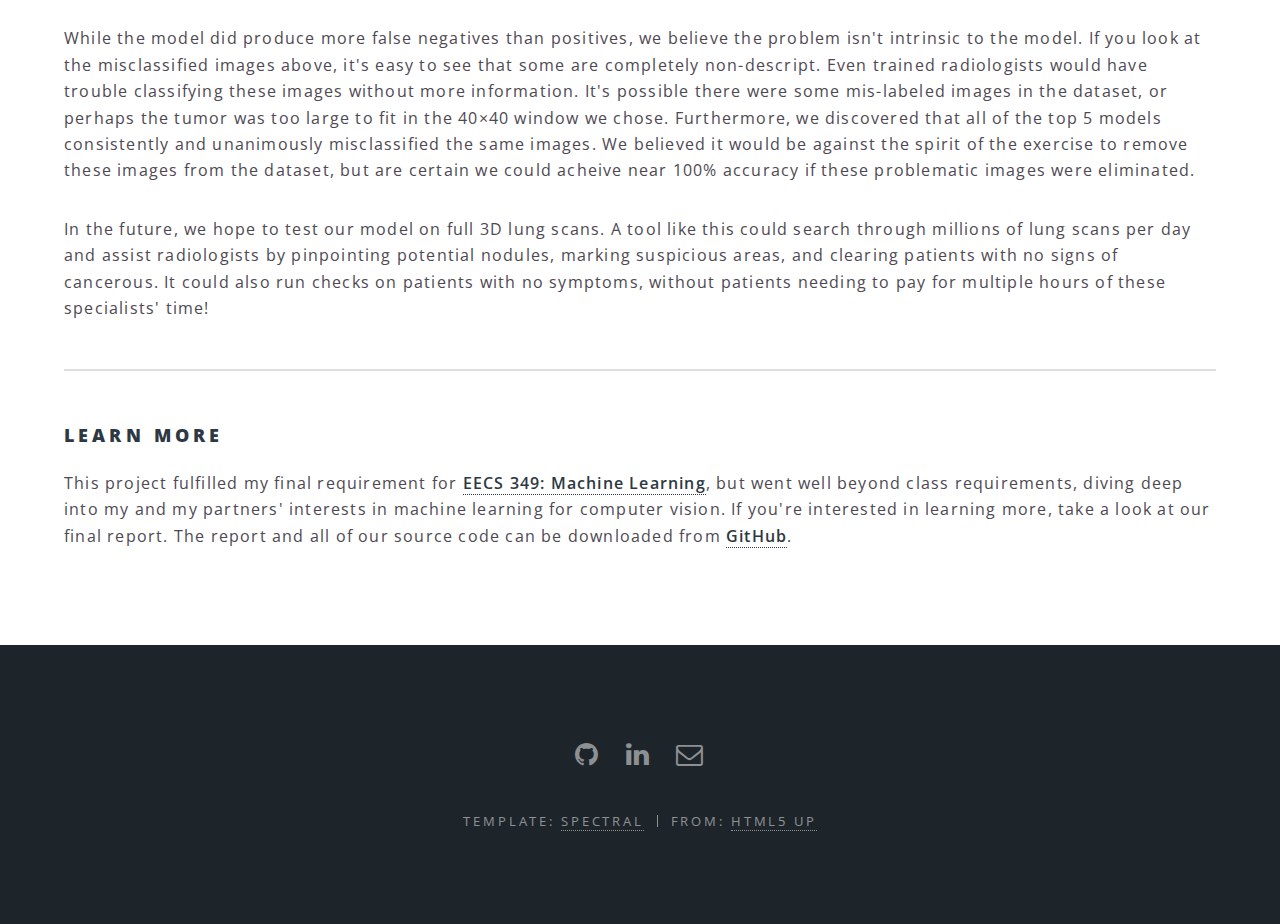
<file: cancer.html>
<!DOCTYPE HTML>
<html>
	<head>
		<title>Nate Kaiser::Portfolio Website</title>
		<meta charset="utf-8" />
		<meta name="viewport" content="width=device-width, initial-scale=1" />
		<!--[if lte IE 8]><script src="assets/js/ie/html5shiv.js"></script><![endif]-->
		<link rel="stylesheet" href="assets/css/main.css" />
		<!--[if lte IE 8]><link rel="stylesheet" href="assets/css/ie8.css" /><![endif]-->
		<!--[if lte IE 9]><link rel="stylesheet" href="assets/css/ie9.css" /><![endif]-->
		<link rel="icon" href="images/favicon.ico">
	</head>
	<body>

		<!-- Page Wrapper -->
			<div id="page-wrapper">

				<!-- Header -->
					<header id="header">
						<h1><a href="index.html">Nate Kaiser</a></h1>
						<nav id="nav">
							<ul>
								<li class="special">
									<a href="#menu" class="menuToggle"><span>Menu</span></a>
									<div id="menu">
										<ul>
											<li><a href="index.html">Home</a></li>
											<li><a href="index.html#projects">Projects</a></li>
											<li><a href="index.html#about">About</a></li>
											<li><a href="index.html#contact">Contact</a></li>
										</ul>
									</div>
								</li>
							</ul>
						</nav>
					</header>

				<!-- Main -->
					<article id="main">
						<header>
							<h2>Smart Cancer Detection</h2>
							<h4>Using a Convolutional Neural Network to Search 3D Medical Images</h4>
						</header>
						<section class="wrapper style5">
							<div class="inner">

								<div class="row">

									<div class="6u 12u$(medium)">
										<h3>About the Project</h3>
										<p>The objective of this project was to predict the presence of lung cancer given a 40×40 pixel image snippet extracted from the <b><a href="https://luna16.grand-challenge.org/" target="blank">LUNA2016 medical image database</a></b>. This problem is unique and exciting since it will have a direct impact on the future of healthcare, computer vision in medicine, and how machine learning will affect personal decisions. The medical field is a likely place for machine learning to thrive, as regulations continue to allow increased sharing of anonymized data for the sake of better care. It's even more exciting since machine learning in medicine is still new enough that our project is able to implement methods at the forefront of technology!</p>
									</div>

									<div class="6u$ 12u$(medium)">
										<span class="image fit"><img src="images/cancer.gif" alt="3D MRI scan of lungs" /></span>
									</div>

								</div>

								<hr />

								<h3 align="left">Skills Involved</h3>
								<ul>
									<li align="left"><b><a href="https://www.tensorflow.org/" target="blank" >TensorFlow</a></b></li>
									<li align="left">TensorBoard</li>
									<li align="left"><b><a href="https://en.wikipedia.org/wiki/Convolutional_neural_network" target="blank" >Convolutional Neural Networks</a></b></li>
									<li align="left">Hyperparameter tuning</li>
									<li align="left">Medical image processing</li>
									<li align="left">Python</li>
								</ul>

								<hr />

								<h3 align="left">Procedure</h3>

								<p>Due to the complex nature of our task, most machine learning algorithms are not well-posed for this project. There are currently two prominent approaches for machine learning for image data: either extract features using conventional computer vision techniques and learn the feature sets, or apply convolution directly using a CNN. In the past few years, however, CNNs have far outpaced traditional computer vision methods for difficult, enigmatic tasks such as cancer detection. We decided to implement a CNN in TensorFlow, Google’s machine learning framework.</p>

								<div style="text-align: center;">
									<span class="image fit"><img src="images/cancer1.png" alt="Positive examples" /></span>
									<p><i>Figure 1: Examples of cancerous images</i></p>
								</div>

								<div style="text-align: center;">
									<span class="image fit"><img src="images/cancer2.png" alt="Negative examples" /></span>
									<p><i>Figure 2: Examples of non-cancerous images</i></p>
								</div>

								<p>Because my partners and I had limited experience with convolutional neural networks, we elected to first explore our hyperparameter space using a large-scale experiment. We ran tests across 5 of the dimensions for a total of 108 unique models. For this study, we kept a constant network architecture, although it was varied for other runs.</p>

								<div style="text-align: center;">
									<span class="image fit"><img src="images/cancer7.png" alt="Accuracy for all 108 runs" /></span>
									<p><i>Figure 3: Accuracy results for the 108 runs of the experiment</i></p>
								</div>

								<div style="text-align: center;">
									<span class="image fit"><img src="images/cancer8.png" alt="Softmax loss for all 108 runs" /></span>
									<p><i>Figure 4: Loss results for the 108 runs of the experiment</i></p>
								</div>

								<p>Each model was trained on 2,064 images using a batch size of 104. A validation test was run every 10 epochs on a separate 442 images, and a final test was run after 500 epochs on a remaining 442 images.</p>

								<h4 align="left">Table 1: Hyperparameter Permutations</h4>
								<div class="table-wrapper">
									<table>
										<thead>
											<tr>
												<th><b>Attribute</b></th>
												<th><b>Values Tested</b></th>
											</tr>
										</thead>
										<tbody>
											<tr>
												<td>Convolutional Layer 1: Kernel Size</td>
												<td>3x3, 5x5, 7x7</td>
											</tr>
											<tr>
												<td>Convolutional Layer 1: Number of Filters</td>
												<td>16, 32</td>
											</tr>
											<tr>
											<tr>
												<td>Convolutional Layer 2: Kernel Size</td>
												<td>3x3, 5x5, 7x7</td>
											</tr>
												<td>Convolutional Layer 2: Number of Filters</td>
												<td>32, 64</td>
											</tr>
											<tr>
												<td>Dropout Rate</td>
												<td>10%, 20%, 30%</td>
											</tr>
										</tbody>
									</table>
								</div>

								<hr />

								<h3 align="left">Results</h3>

								<p>After determining the best set of hyperparameters based on average peak validation accuracy, we then tested six new architectures based on these hyperparameters. The structure of each of these architectures was decided based on the principles described in the <b><a href="http://cs231n.github.io/convolutional-networks/" target="blank">Stanford CS231n course notes</a></b>. After running the final six architectures at 500 epochs, we found the inflection point of the loss to be around 250 epochs. We then ran each of the six architectures for 250 epochs and recorded the final test accuracy. The best network architecture of these six achieved a test accuracy of 96.38%.</p>

								<div style="text-align: center;">
									<span class="image fit"><img src="images/cancer3.png" alt="TensorBoard Accuracy" /></span>
									<p><i>Figure 5: TensorBoard Graph of accuracy for final model after 500 epochs (orange = training, blue = validation)</i></p>
								</div>

								<div style="text-align: center;">
									<span class="image fit"><img src="images/cancer4.png" alt="TensorBoard Loss" /></span>
									<p><i>Figure 6: TensorBoard Graph of (softmax) loss for final model after 500 epochs (orange = training, blue = validation)</i></p>
								</div>

								<hr />

								<h3 align="left">Conclusions</h3>

								<p>After choosing the model with the highest accuracy and best robustness, we dove into the results to learn why some images were misclassified (CNNs are capable of nearly 100% classification, even for extremely complex tasks). The first step was to construct a confusion matrix (see table below) to determine if there was a clear trend in misclassification.</p>

								<h4 align="left">Table 2: Confusion Matrix</h4>
								<div class="table-wrapper">
									<table>
										<thead>
											<tr>
												<th></th>
												<th>Predicted Positive</th>
												<th>Predicted Negative</th>
											</tr>
										</thead>
										<tbody>
											<tr style="text-align: left">
												<td><b>Actual Positive</b></td>
												<td>226</td>
												<td>12</td>
											</tr>
											<tr style="text-align: left">
												<td><b>Actual Negative</b></td>
												<td>4</td>
												<td>200</td>
											</tr>
										</tbody>
									</table>
								</div>

								<div style="text-align: center;">
									<span class="image fit"><img src="images/cancer6.png" alt="Misclassified Images" /></span>
								  <p><i>Figure 7: Examples of misclassified images from the test dataset</i></p>
								</div>

								<p>While the model did produce more false negatives than positives, we believe the problem isn't intrinsic to the model. If you look at the misclassified images above, it's easy to see that some are completely non-descript. Even trained radiologists would have trouble classifying these images without more information. It's possible there were some mis-labeled images in the dataset, or perhaps the tumor was too large to fit in the 40×40 window we chose. Furthermore, we discovered that all of the top 5 models consistently and unanimously misclassified the same images. We believed it would be against the spirit of the exercise to remove these images from the dataset, but are certain we could acheive near 100% accuracy if these problematic images were eliminated.</p>

								<p>In the future, we hope to test our model on full 3D lung scans. A tool like this could search through millions of lung scans per day and assist radiologists by pinpointing potential nodules, marking suspicious areas, and clearing patients with no signs of cancerous. It could also run checks on patients with no symptoms, without patients needing to pay for multiple hours of these specialists' time!</p>

								<hr />

								<h3>Learn More</h3>

								<p>This project fulfilled my final requirement for <b><a href="http://www.mccormick.northwestern.edu/eecs/courses/descriptions/349.html" target="blank" > EECS 349: Machine Learning</a></b>, but went well beyond class requirements, diving deep into my and my partners' interests in machine learning for computer vision. If you're interested in learning more, take a look at our final report. The report and all of our source code can be downloaded from <b><a href="https://github.com/njkaiser/EECS349_Project" target="blank" > GitHub</a></b>.</p>

							</div>
						</section>
					</article>


				<!-- Footer -->
					<footer id="footer">
						<ul class="icons">
							<li><a href="https://github.com/njkaiser/" target="blank" class="icon fa-github fa-lg"><span class="label">Github</span></a></li>
							<li><a href="https://www.linkedin.com/in/nate-kaiser-95536426" target="blank" class="icon fa-linkedin fa-lg"><span class="label">Email</span></a></li>
							<li><a href="mailto:nathanielkaiser2017@u.northwestern.edu" class="icon fa-envelope-o fa-lg"><span class="label">Email</span></a></li>
						</ul>
						<ul class="copyright">
							<li>Template: <a href="https://html5up.net/spectral"> SPECTRAL</a></li><li>From: <a href="http://html5up.net">HTML5 UP</a></li>						</ul>
					</footer>

			</div>

		<!-- Scripts -->
			<script src="assets/js/jquery.min.js"></script>
			<script src="assets/js/jquery.scrollex.min.js"></script>
			<script src="assets/js/jquery.scrolly.min.js"></script>
			<script src="assets/js/skel.min.js"></script>
			<script src="assets/js/util.js"></script>
			<!--[if lte IE 8]><script src="assets/js/ie/respond.min.js"></script><![endif]-->
			<script src="assets/js/main.js"></script>

	</body>
</html>
</file>
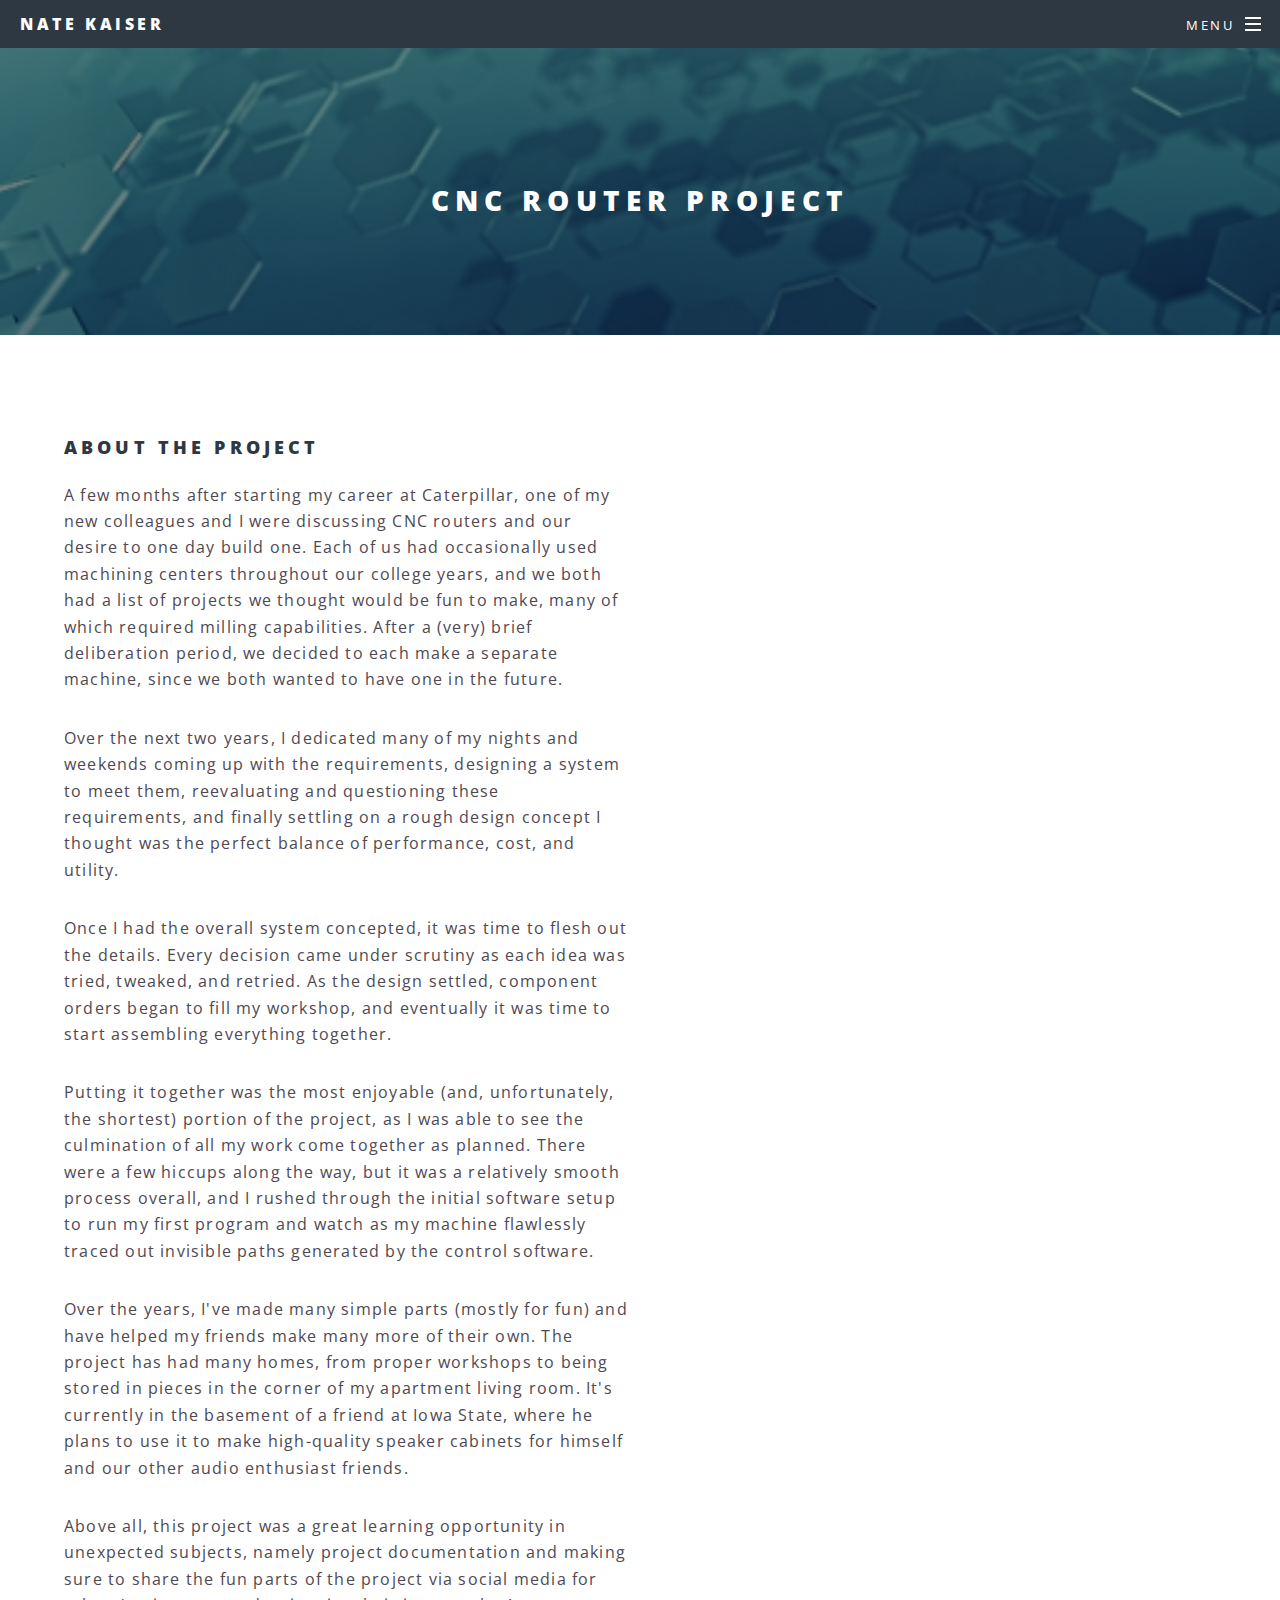
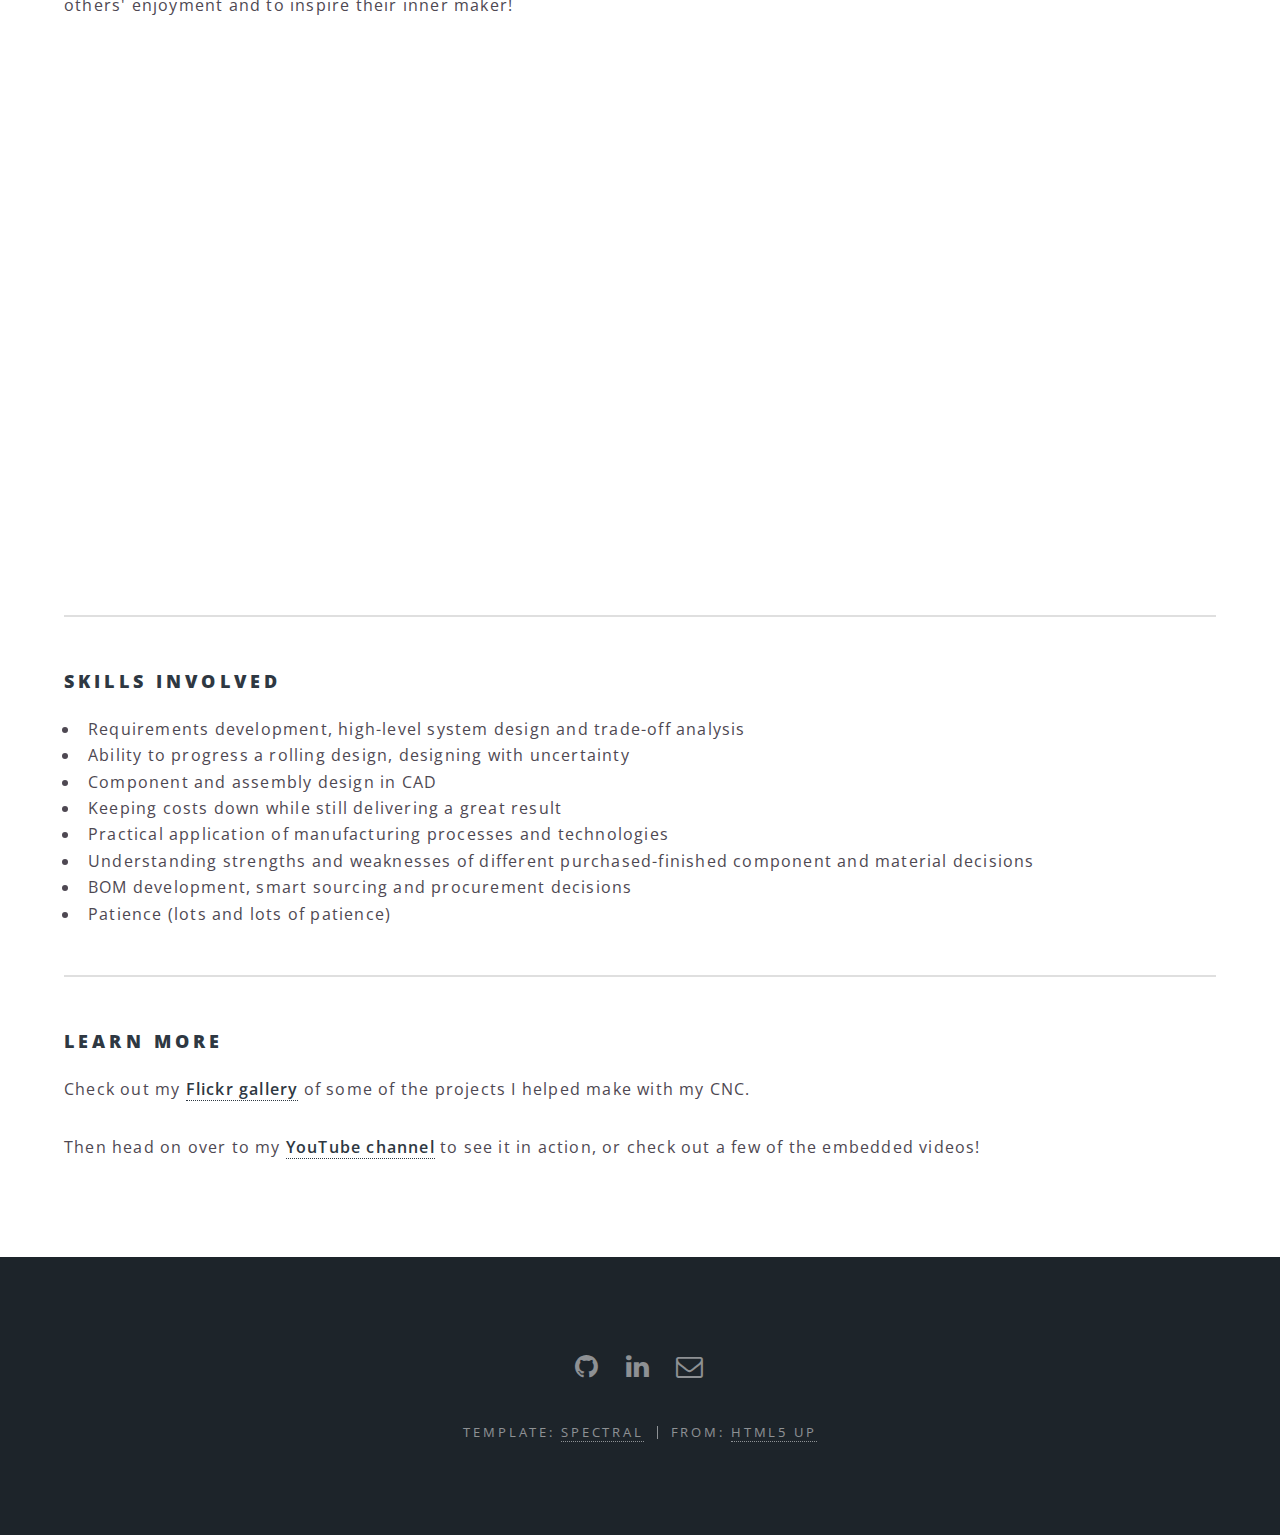
<file: cnc.html>
<!DOCTYPE HTML>
<!--
	Spectral by HTML5 UP
	html5up.net | @ajlkn
	Free for personal and commercial use under the CCA 3.0 license (html5up.net/license)
-->
<html>
	<head>
		<title>Nate Kaiser::Portfolio Website</title>
		<meta charset="utf-8" />
		<meta name="viewport" content="width=device-width, initial-scale=1" />
		<!--[if lte IE 8]><script src="assets/js/ie/html5shiv.js"></script><![endif]-->
		<link rel="stylesheet" href="assets/css/main.css" />
		<!--[if lte IE 8]><link rel="stylesheet" href="assets/css/ie8.css" /><![endif]-->
		<!--[if lte IE 9]><link rel="stylesheet" href="assets/css/ie9.css" /><![endif]-->
		<link rel="icon" href="images/favicon.ico">
	</head>
	<body>

		<!-- Page Wrapper -->
			<div id="page-wrapper">

				<!-- Header -->
					<header id="header">
						<h1><a href="index.html">Nate Kaiser</a></h1>
						<nav id="nav">
							<ul>
								<li class="special">
									<a href="#menu" class="menuToggle"><span>Menu</span></a>
									<div id="menu">
										<ul>
											<li><a href="index.html">Home</a></li>
											<li><a href="index.html#projects">Projects</a></li>
											<li><a href="index.html#about">About</a></li>
											<li><a href="index.html#contact">Contact</a></li>
										</ul>
									</div>
								</li>
							</ul>
						</nav>
					</header>

				<!-- Main -->
					<article id="main">
						<header>
							<h2>CNC Router Project</h2>
							<!-- <p></p> -->
						</header>
						<section class="wrapper style5">
							<div class="inner">

								<div class="row">
									<div class="6u 12u$(medium)">
										<h3>About the Project</h3>
										<p>A few months after starting my career at Caterpillar, one of my new colleagues and I were discussing CNC routers and our desire to one day build one. Each of us had occasionally used machining centers throughout our college years, and we both had a list of projects we thought would be fun to make, many of which required milling capabilities. After a (very) brief deliberation period, we decided to each make a separate machine, since we both wanted to have one in the future.</p>

										<p>Over the next two years, I dedicated many of my nights and weekends coming up with the requirements, designing a system to meet them, reevaluating and questioning these requirements, and finally settling on a rough design concept I thought was the perfect balance of performance, cost, and utility.</p>

										<p>Once I had the overall system concepted, it was time to flesh out the details. Every decision came under scrutiny as each idea was tried, tweaked, and retried. As the design settled, component orders began to fill my workshop, and eventually it was time to start assembling everything together.</p>

										<p>Putting it together was the most enjoyable (and, unfortunately, the shortest) portion of the project, as I was able to see the culmination of all my work come together as planned. There were a few hiccups along the way, but it was a relatively smooth process overall, and I rushed through the initial software setup to run my first program and watch as my machine flawlessly traced out invisible paths generated by the control software.</p>

										<p>Over the years, I've made many simple parts (mostly for fun) and have helped my friends make many more of their own. The project has had many homes, from proper workshops to being stored in pieces in the corner of my apartment living room. It's currently in the basement of a friend at Iowa State, where he plans to use it to make high-quality speaker cabinets for himself and our other audio enthusiast friends.</p>

										<p>Above all, this project was a great learning opportunity in unexpected subjects, namely project documentation and making sure to share the fun parts of the project via social media for others' enjoyment and to inspire their inner maker!</p>
									</div>

									<div class="6u$ 12u$(medium)">
										<!-- <div class="6u$ 12u$(medium)">
												<span class="image"><img src="images/cnc.gif" alt="CNC in action" /></span>
										</div> -->
										<div class="video-container">
											<iframe width="640" height="360" src="https://www.youtube.com/embed/6oRmvFbvxMU" allowfullscreen></iframe>
										</div>
										<div class="video-container">
											<iframe width="640" height="360" src="https://www.youtube.com/embed/YCPbgynUi3s" allowfullscreen></iframe>
										</div>
										<div class="video-container">
											<iframe width="640" height="360" src="https://www.youtube.com/embed/bE0ecxXtuWg" allowfullscreen></iframe>
										</div>
										<div class="video-container">
											<iframe width="640" height="360" src="https://www.youtube.com/embed/MLwOFPBnZnw" allowfullscreen></iframe>
										</div>
										<div class="video-container">
											<iframe width="640" height="360" src="https://www.youtube.com/embed/0Ja_fTumbvw" allowfullscreen></iframe>
										</div>
									</div>
								</div>

								<hr />

								<h3 align="left">Skills Involved</h3>
								<ul>
									<li align="left">Requirements development, high-level system design and trade-off analysis</li>
									<li align="left">Ability to progress a rolling design, designing with uncertainty</li>
									<li align="left">Component and assembly design in CAD</li>
									<li align="left">Keeping costs down while still delivering a great result</li>
									<li align="left">Practical application of manufacturing processes and technologies</li>
									<li align="left">Understanding strengths and weaknesses of different purchased-finished component and material decisions</li>
									<li align="left">BOM development, smart sourcing and procurement decisions</li>
									<li align="left">Patience (lots and lots of patience)</li>
								</ul>

								<hr />

								<h3>Learn More</h3>
								<p>Check out my <b><a href="https://www.flickr.com/photos/145684901@N05/albums/72157671463376893" target="blank" >Flickr gallery</a></b> of some of the projects I helped make with my CNC.</p>
								<p>Then head on over to my <b><a href="https://www.youtube.com/channel/UC8mnU22YGR4hc70gd86hbQQ" target="blank" > YouTube channel</a></b> to see it in action, or check out a few of the embedded videos!</p>

							</div>
						</section>
					</article>


				<!-- Footer -->
					<footer id="footer">
						<ul class="icons">
							<li><a href="https://github.com/njkaiser/" target="blank" class="icon fa-github fa-lg"><span class="label">Github</span></a></li>
							<li><a href="https://www.linkedin.com/in/nate-kaiser-95536426" target="blank" class="icon fa-linkedin fa-lg"><span class="label">Email</span></a></li>
							<li><a href="mailto:nathanielkaiser2017@u.northwestern.edu" class="icon fa-envelope-o fa-lg"><span class="label">Email</span></a></li>
						</ul>
						<ul class="copyright">
							<li>Template: <a href="https://html5up.net/spectral"> SPECTRAL</a></li><li>From: <a href="http://html5up.net">HTML5 UP</a></li>						</ul>
					</footer>

			</div>

		<!-- Scripts -->
			<script src="assets/js/jquery.min.js"></script>
			<script src="assets/js/jquery.scrollex.min.js"></script>
			<script src="assets/js/jquery.scrolly.min.js"></script>
			<script src="assets/js/skel.min.js"></script>
			<script src="assets/js/util.js"></script>
			<!--[if lte IE 8]><script src="assets/js/ie/respond.min.js"></script><![endif]-->
			<script src="assets/js/main.js"></script>

	</body>
</html>
</file>
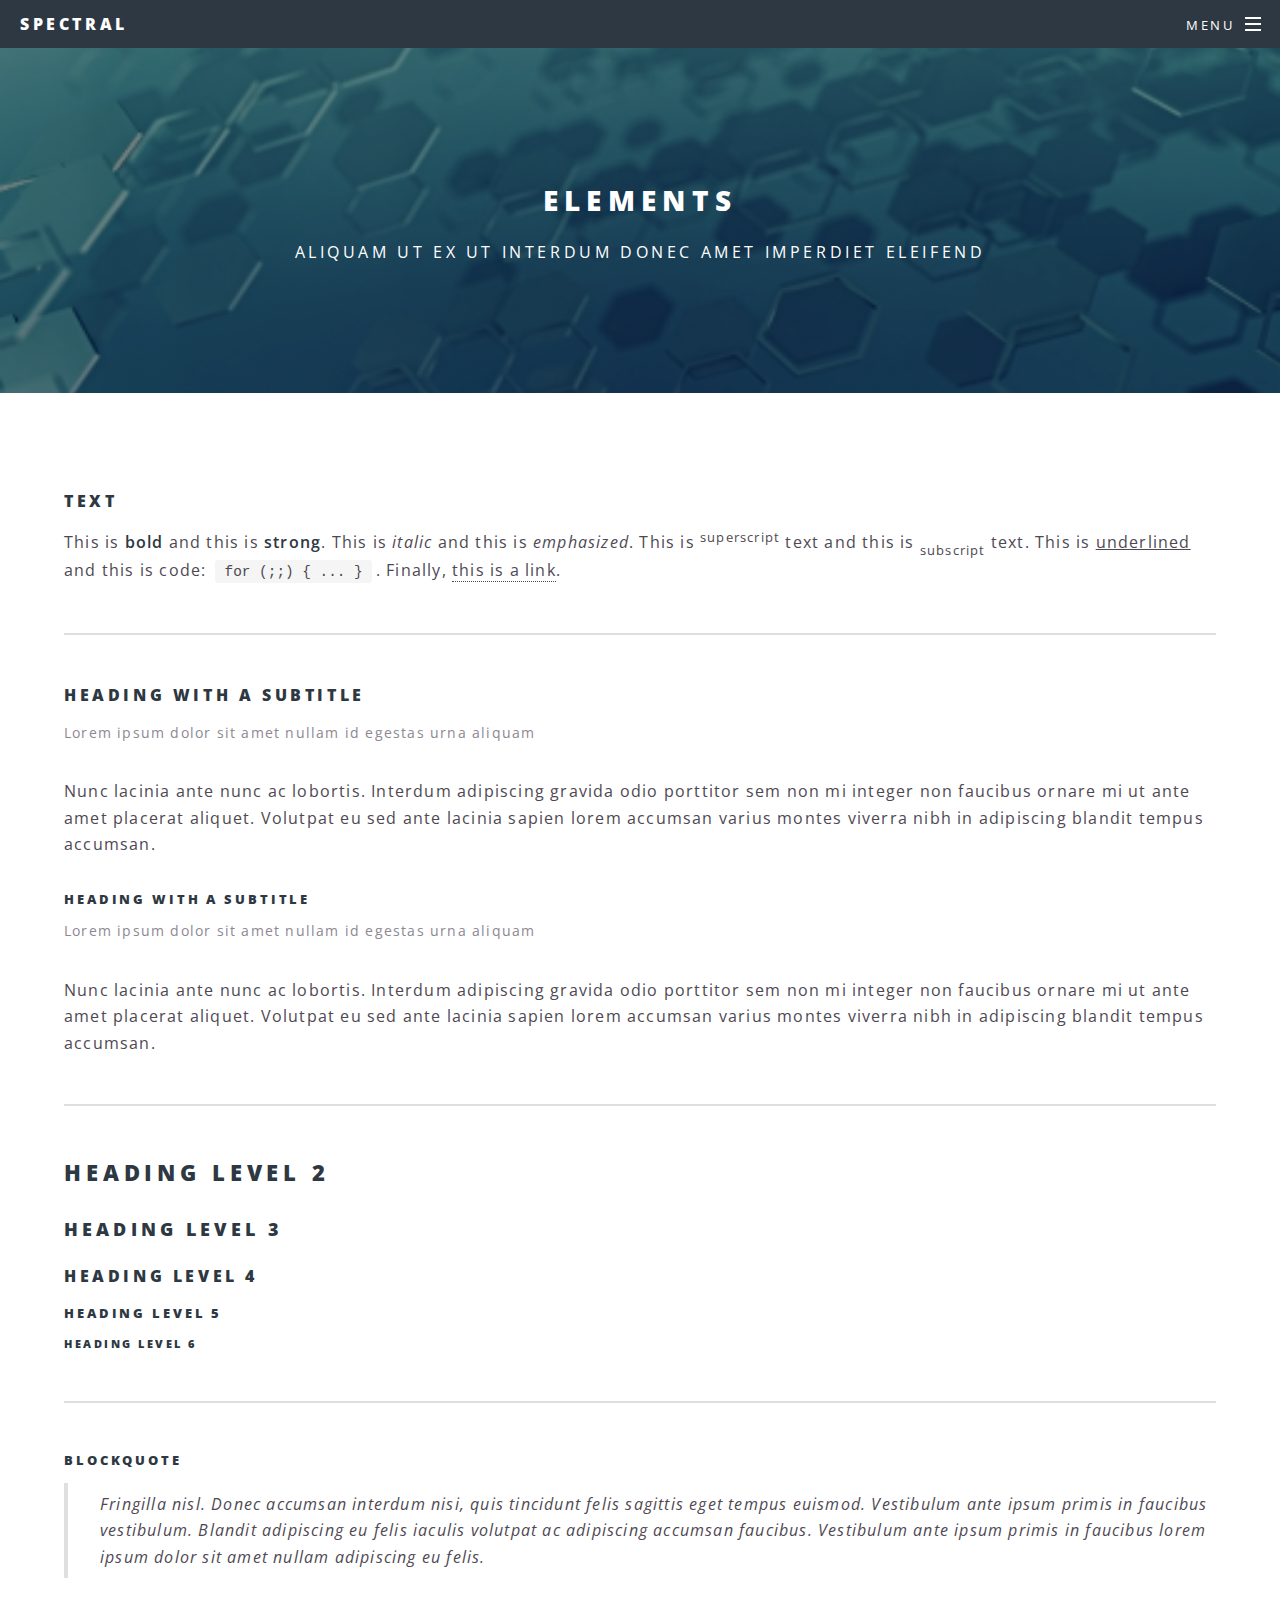
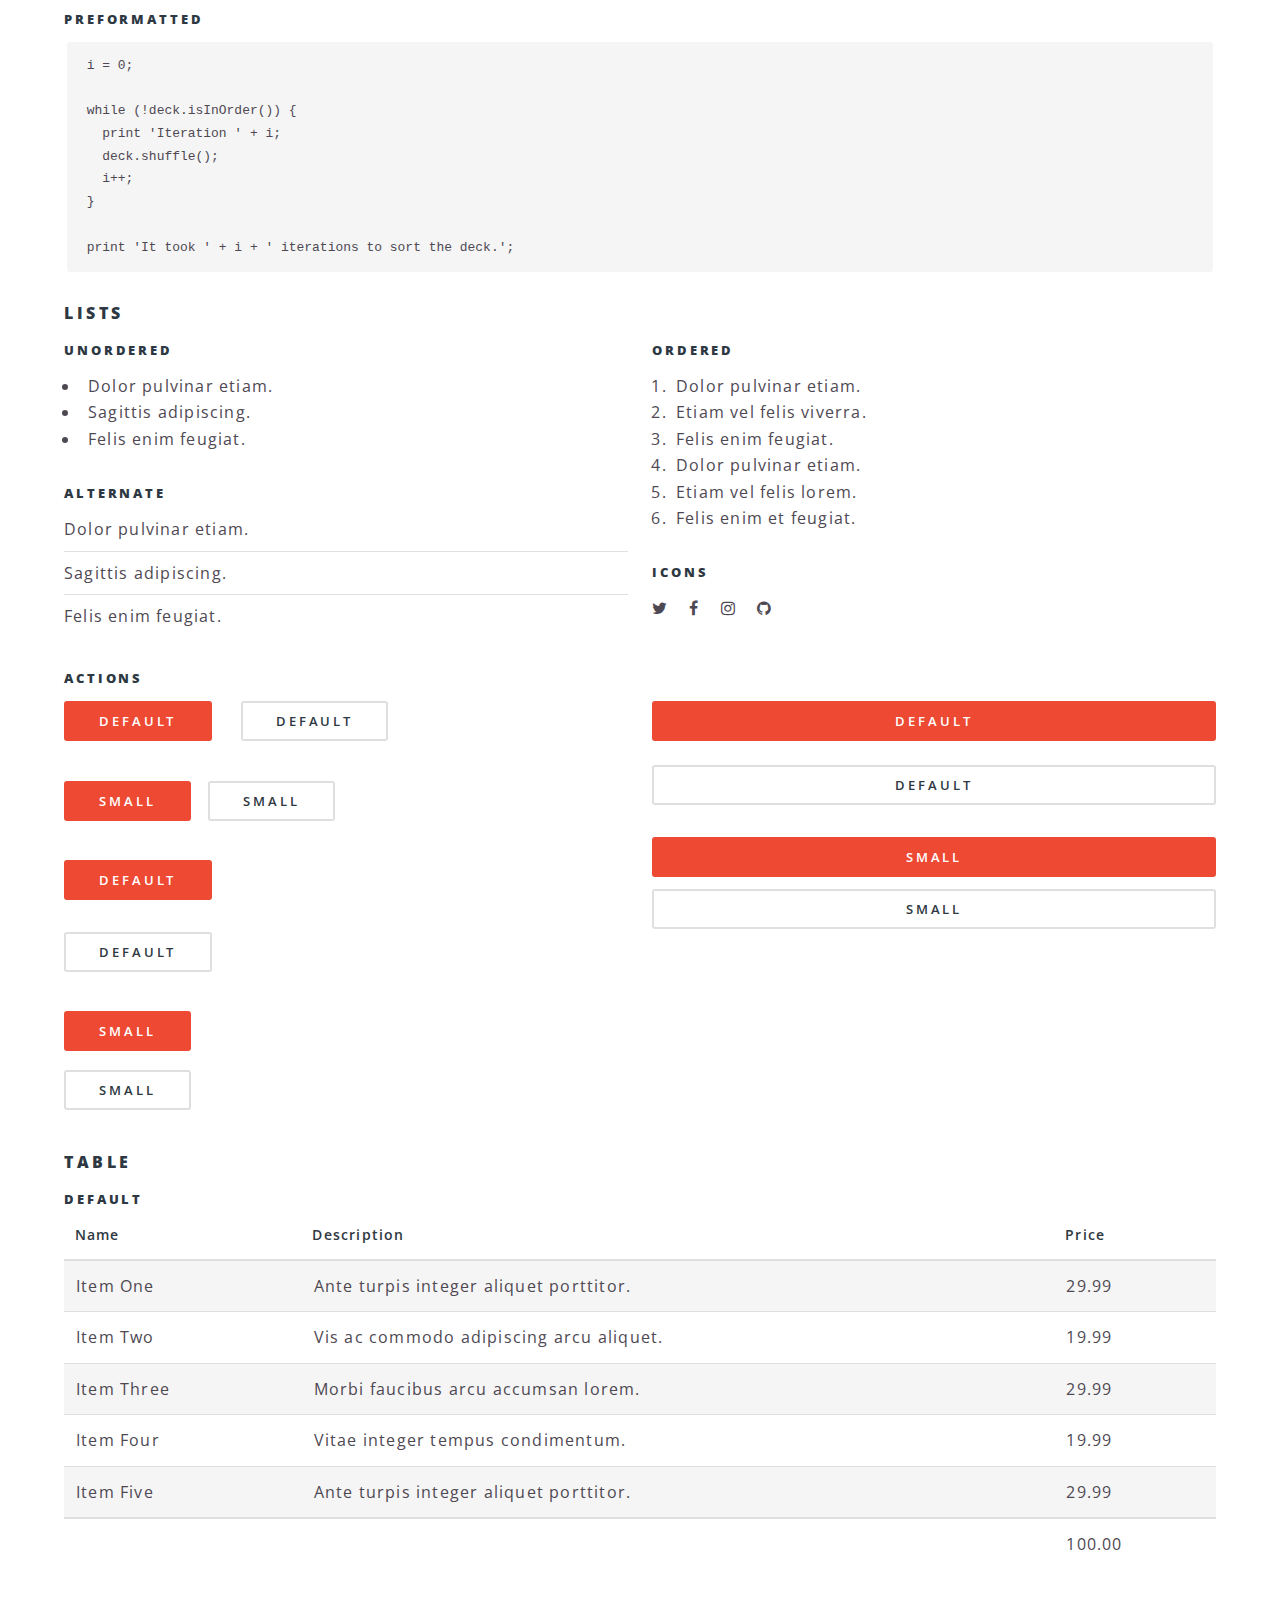
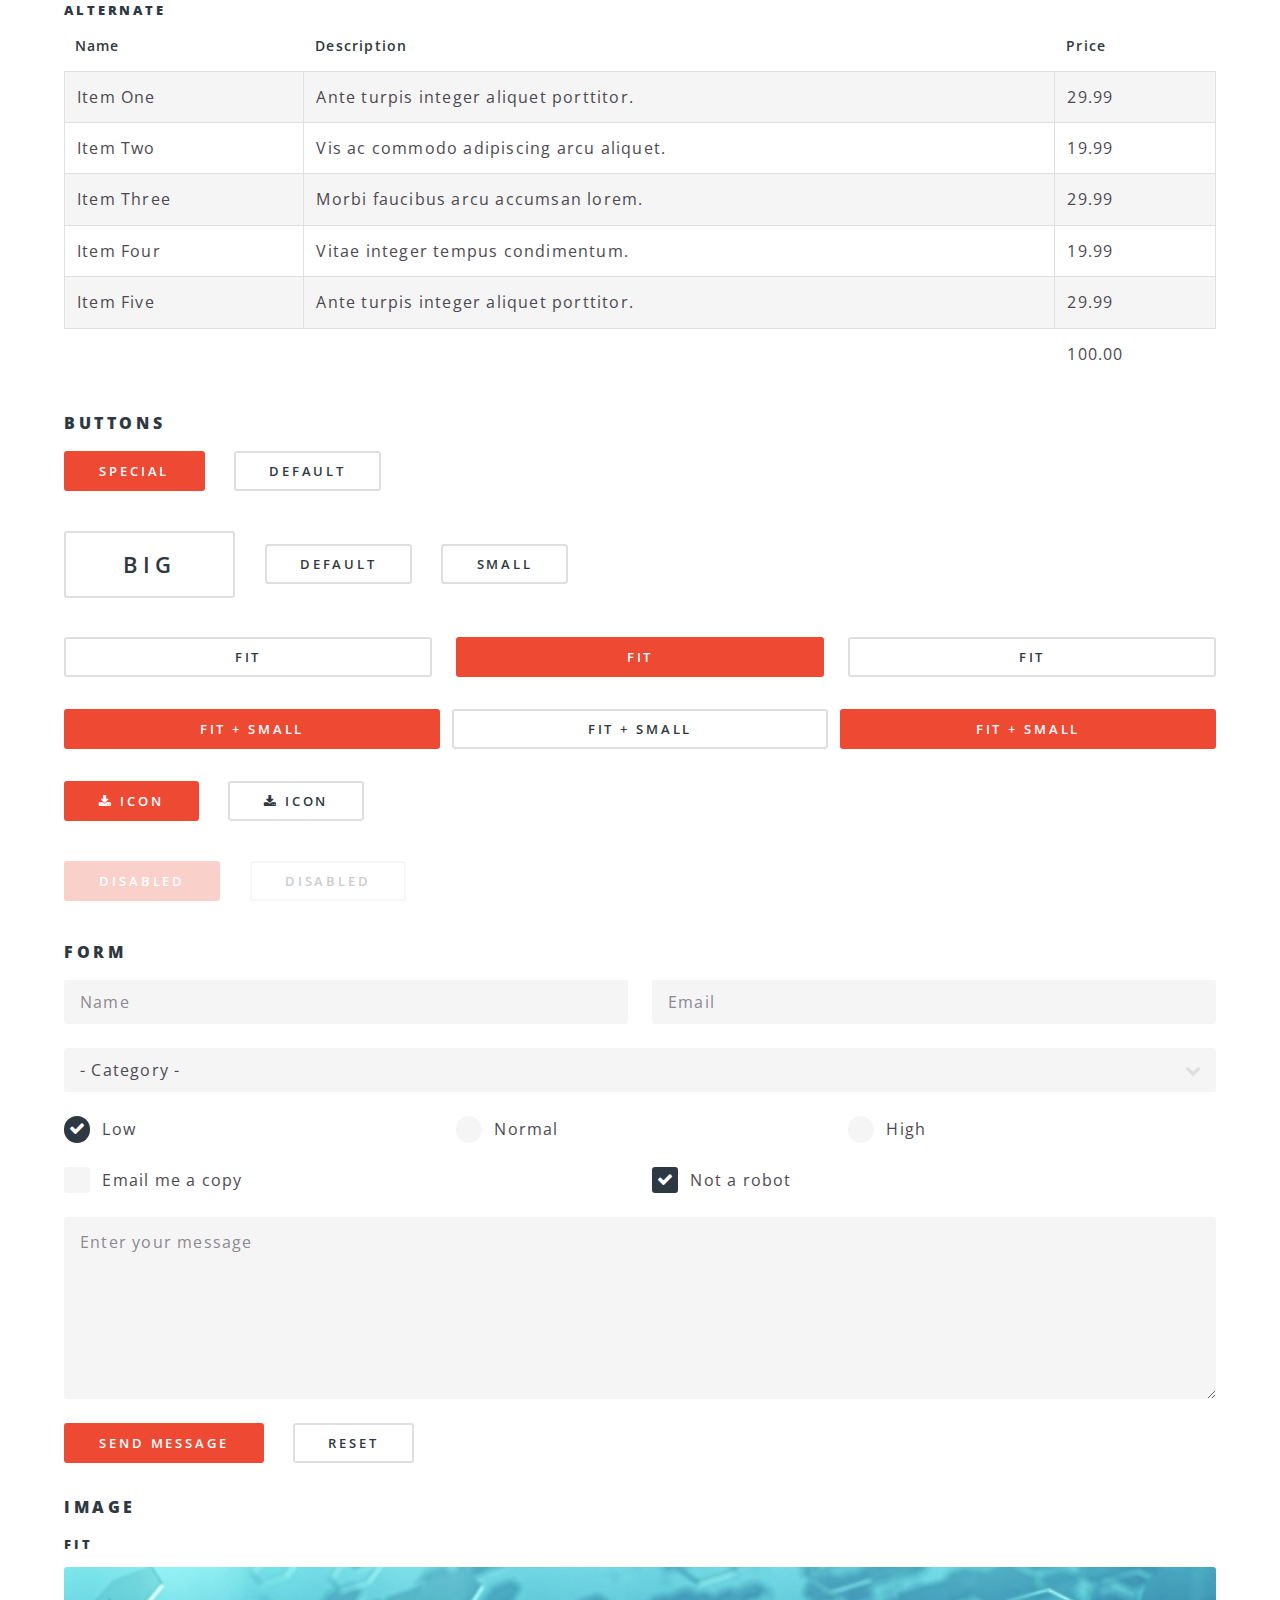
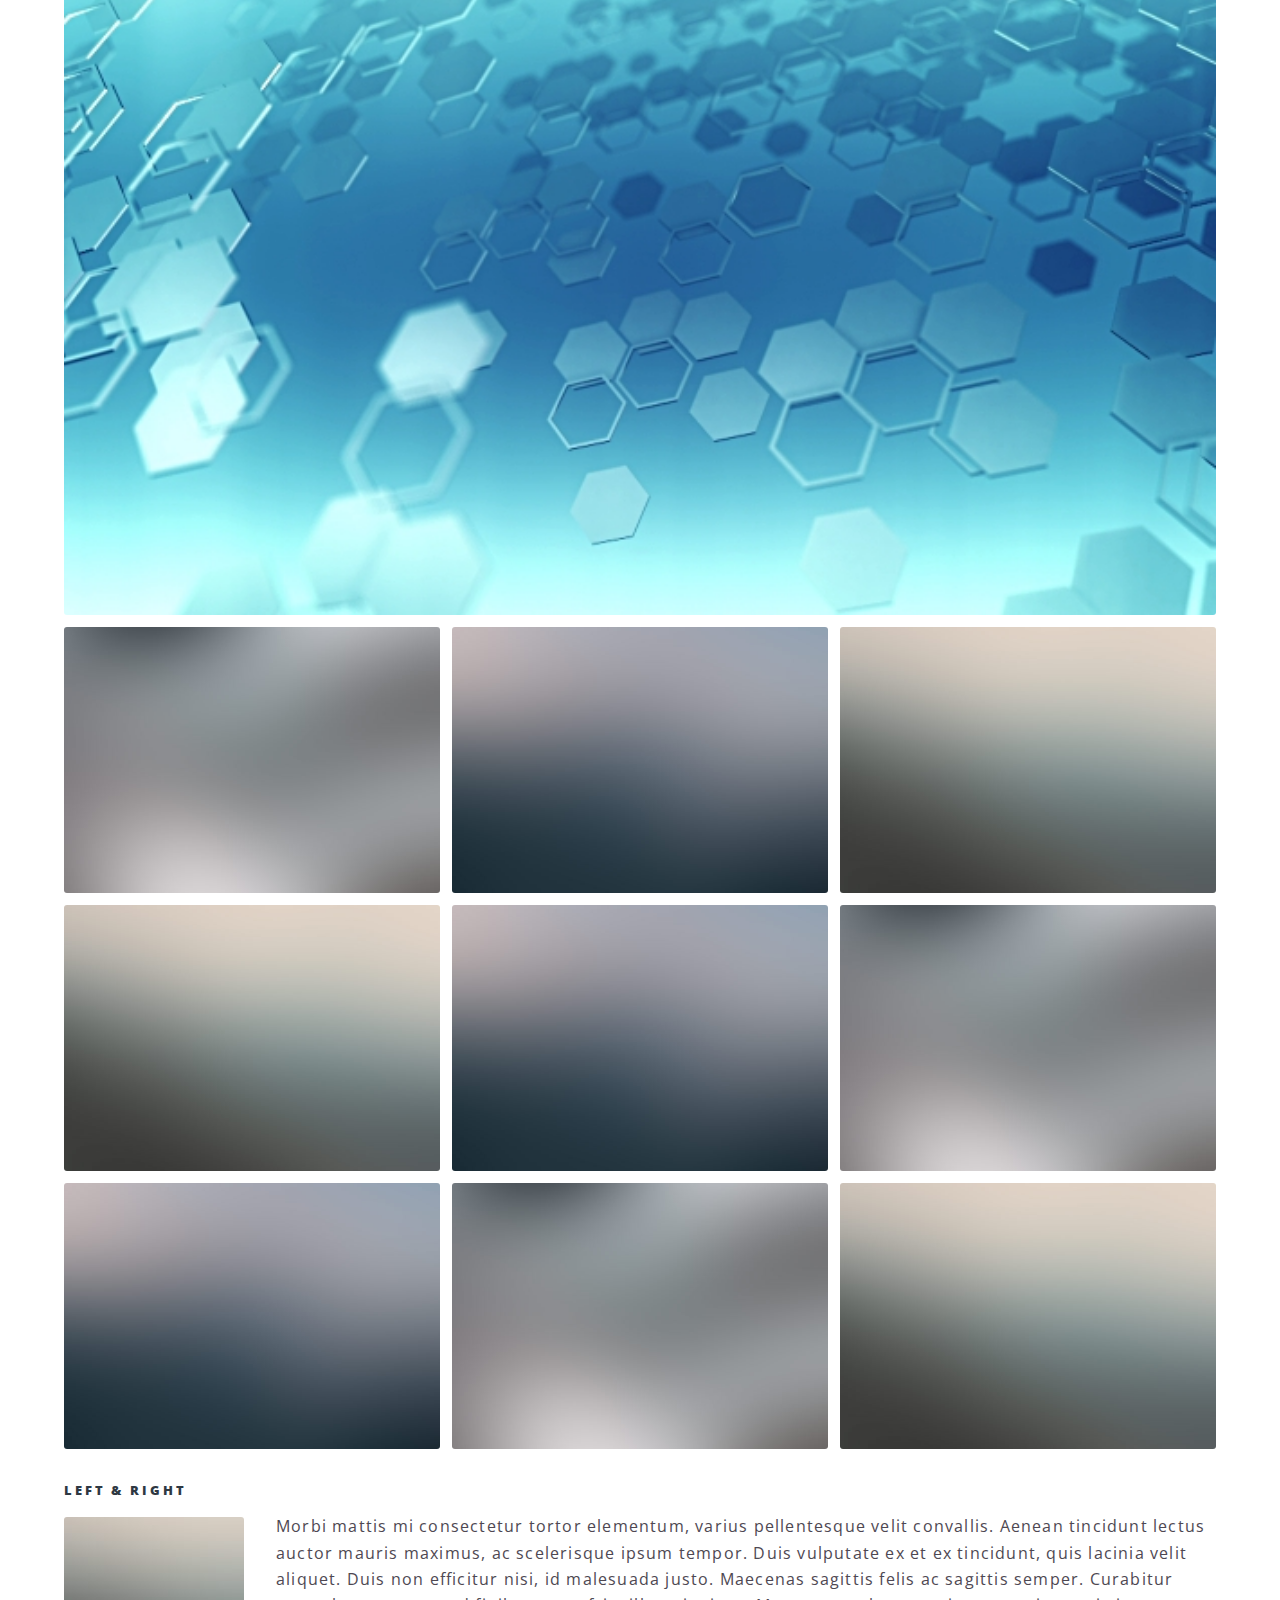
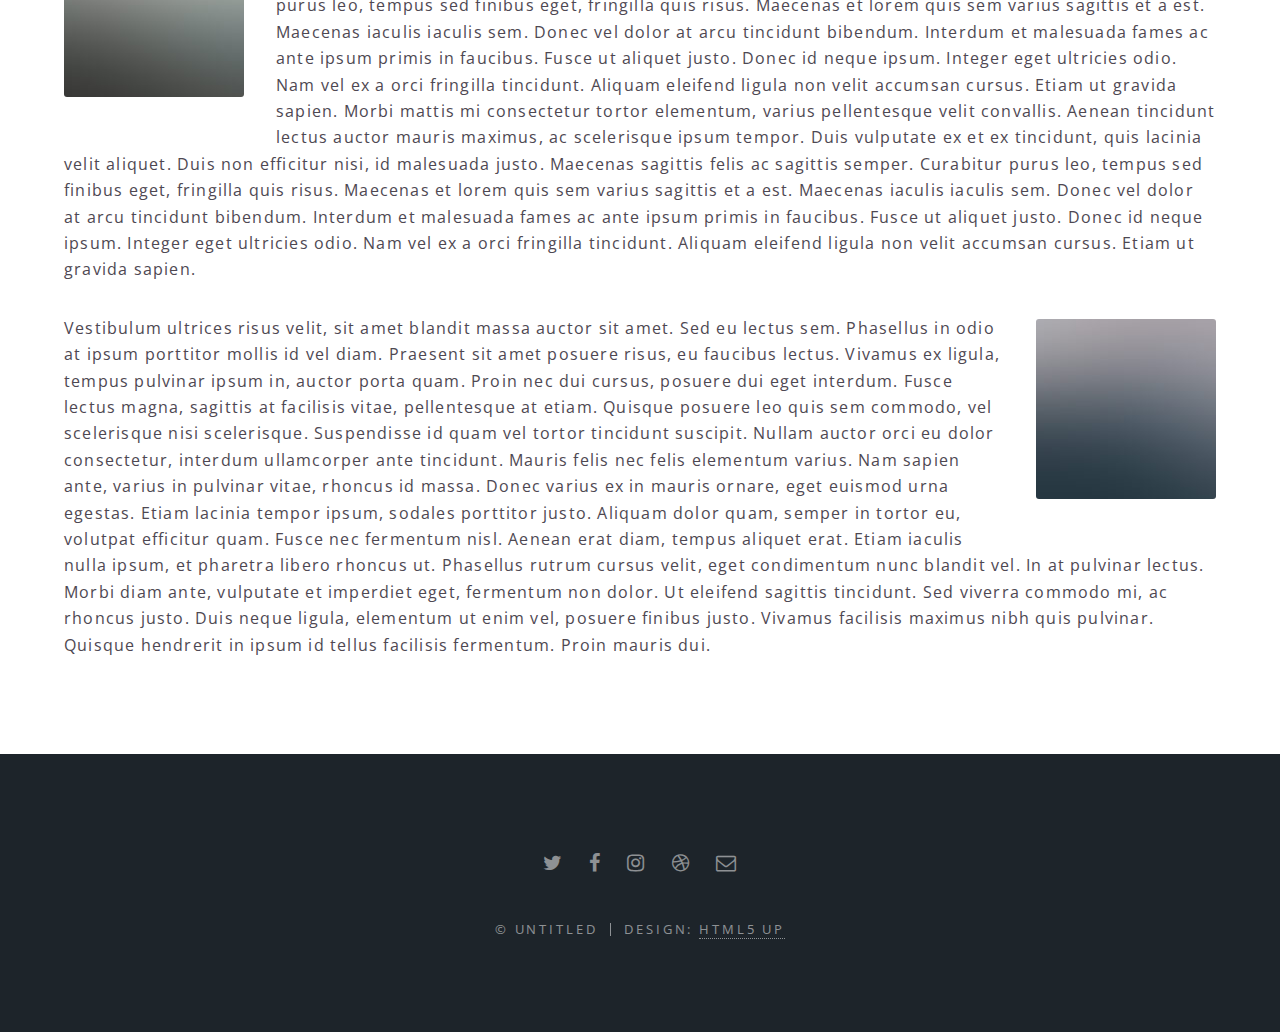
<file: elements.html>
<!DOCTYPE HTML>
<!--
	Spectral by HTML5 UP
	html5up.net | @ajlkn
	Free for personal and commercial use under the CCA 3.0 license (html5up.net/license)
-->
<html>
	<head>
		<title>Elements - Spectral by HTML5 UP</title>
		<meta charset="utf-8" />
		<meta name="viewport" content="width=device-width, initial-scale=1" />
		<!--[if lte IE 8]><script src="assets/js/ie/html5shiv.js"></script><![endif]-->
		<link rel="stylesheet" href="assets/css/main.css" />
		<!--[if lte IE 8]><link rel="stylesheet" href="assets/css/ie8.css" /><![endif]-->
		<!--[if lte IE 9]><link rel="stylesheet" href="assets/css/ie9.css" /><![endif]-->
	</head>
	<body>

		<!-- Page Wrapper -->
			<div id="page-wrapper">

				<!-- Header -->
					<header id="header">
						<h1><a href="index.html">Spectral</a></h1>
						<nav id="nav">
							<ul>
								<li class="special">
									<a href="#menu" class="menuToggle"><span>Menu</span></a>
									<div id="menu">
										<ul>
											<li><a href="index.html">Home</a></li>
											<li><a href="generic.html">Generic</a></li>
											<li><a href="elements.html">Elements</a></li>
											<li><a href="#">Sign Up</a></li>
											<li><a href="#">Log In</a></li>
										</ul>
									</div>
								</li>
							</ul>
						</nav>
					</header>

				<!-- Main -->
					<article id="main">
						<header>
							<h2>Elements</h2>
							<p>Aliquam ut ex ut interdum donec amet imperdiet eleifend</p>
						</header>
						<section class="wrapper style5">
							<div class="inner">

								<section>
									<h4>Text</h4>
									<p>This is <b>bold</b> and this is <strong>strong</strong>. This is <i>italic</i> and this is <em>emphasized</em>.
									This is <sup>superscript</sup> text and this is <sub>subscript</sub> text.
									This is <u>underlined</u> and this is code: <code>for (;;) { ... }</code>. Finally, <a href="#">this is a link</a>.</p>
									<hr />
									<header>
										<h4>Heading with a Subtitle</h4>
										<p>Lorem ipsum dolor sit amet nullam id egestas urna aliquam</p>
									</header>
									<p>Nunc lacinia ante nunc ac lobortis. Interdum adipiscing gravida odio porttitor sem non mi integer non faucibus ornare mi ut ante amet placerat aliquet. Volutpat eu sed ante lacinia sapien lorem accumsan varius montes viverra nibh in adipiscing blandit tempus accumsan.</p>
									<header>
										<h5>Heading with a Subtitle</h5>
										<p>Lorem ipsum dolor sit amet nullam id egestas urna aliquam</p>
									</header>
									<p>Nunc lacinia ante nunc ac lobortis. Interdum adipiscing gravida odio porttitor sem non mi integer non faucibus ornare mi ut ante amet placerat aliquet. Volutpat eu sed ante lacinia sapien lorem accumsan varius montes viverra nibh in adipiscing blandit tempus accumsan.</p>
									<hr />
									<h2>Heading Level 2</h2>
									<h3>Heading Level 3</h3>
									<h4>Heading Level 4</h4>
									<h5>Heading Level 5</h5>
									<h6>Heading Level 6</h6>
									<hr />
									<h5>Blockquote</h5>
									<blockquote>Fringilla nisl. Donec accumsan interdum nisi, quis tincidunt felis sagittis eget tempus euismod. Vestibulum ante ipsum primis in faucibus vestibulum. Blandit adipiscing eu felis iaculis volutpat ac adipiscing accumsan faucibus. Vestibulum ante ipsum primis in faucibus lorem ipsum dolor sit amet nullam adipiscing eu felis.</blockquote>
									<h5>Preformatted</h5>
									<pre><code>i = 0;

while (!deck.isInOrder()) {
  print 'Iteration ' + i;
  deck.shuffle();
  i++;
}

print 'It took ' + i + ' iterations to sort the deck.';</code></pre>
								</section>

								<section>
									<h4>Lists</h4>
									<div class="row">
										<div class="6u 12u$(medium)">
											<h5>Unordered</h5>
											<ul>
												<li>Dolor pulvinar etiam.</li>
												<li>Sagittis adipiscing.</li>
												<li>Felis enim feugiat.</li>
											</ul>
											<h5>Alternate</h5>
											<ul class="alt">
												<li>Dolor pulvinar etiam.</li>
												<li>Sagittis adipiscing.</li>
												<li>Felis enim feugiat.</li>
											</ul>
										</div>
										<div class="6u$ 12u$(medium)">
											<h5>Ordered</h5>
											<ol>
												<li>Dolor pulvinar etiam.</li>
												<li>Etiam vel felis viverra.</li>
												<li>Felis enim feugiat.</li>
												<li>Dolor pulvinar etiam.</li>
												<li>Etiam vel felis lorem.</li>
												<li>Felis enim et feugiat.</li>
											</ol>
											<h5>Icons</h5>
											<ul class="icons">
												<li><a href="#" class="icon fa-twitter"><span class="label">Twitter</span></a></li>
												<li><a href="#" class="icon fa-facebook"><span class="label">Facebook</span></a></li>
												<li><a href="#" class="icon fa-instagram"><span class="label">Instagram</span></a></li>
												<li><a href="#" class="icon fa-github"><span class="label">Github</span></a></li>
											</ul>
										</div>
									</div>
									<h5>Actions</h5>
									<div class="row">
										<div class="6u 12u$(medium)">
											<ul class="actions">
												<li><a href="#" class="button special">Default</a></li>
												<li><a href="#" class="button">Default</a></li>
											</ul>
											<ul class="actions small">
												<li><a href="#" class="button special small">Small</a></li>
												<li><a href="#" class="button small">Small</a></li>
											</ul>
											<ul class="actions vertical">
												<li><a href="#" class="button special">Default</a></li>
												<li><a href="#" class="button">Default</a></li>
											</ul>
											<ul class="actions vertical small">
												<li><a href="#" class="button special small">Small</a></li>
												<li><a href="#" class="button small">Small</a></li>
											</ul>
										</div>
										<div class="6u 12u$(medium)">
											<ul class="actions vertical">
												<li><a href="#" class="button special fit">Default</a></li>
												<li><a href="#" class="button fit">Default</a></li>
											</ul>
											<ul class="actions vertical small">
												<li><a href="#" class="button special small fit">Small</a></li>
												<li><a href="#" class="button small fit">Small</a></li>
											</ul>
										</div>
									</div>
								</section>

								<section>
									<h4>Table</h4>
									<h5>Default</h5>
									<div class="table-wrapper">
										<table>
											<thead>
												<tr>
													<th>Name</th>
													<th>Description</th>
													<th>Price</th>
												</tr>
											</thead>
											<tbody>
												<tr>
													<td>Item One</td>
													<td>Ante turpis integer aliquet porttitor.</td>
													<td>29.99</td>
												</tr>
												<tr>
													<td>Item Two</td>
													<td>Vis ac commodo adipiscing arcu aliquet.</td>
													<td>19.99</td>
												</tr>
												<tr>
													<td>Item Three</td>
													<td> Morbi faucibus arcu accumsan lorem.</td>
													<td>29.99</td>
												</tr>
												<tr>
													<td>Item Four</td>
													<td>Vitae integer tempus condimentum.</td>
													<td>19.99</td>
												</tr>
												<tr>
													<td>Item Five</td>
													<td>Ante turpis integer aliquet porttitor.</td>
													<td>29.99</td>
												</tr>
											</tbody>
											<tfoot>
												<tr>
													<td colspan="2"></td>
													<td>100.00</td>
												</tr>
											</tfoot>
										</table>
									</div>

									<h5>Alternate</h5>
									<div class="table-wrapper">
										<table class="alt">
											<thead>
												<tr>
													<th>Name</th>
													<th>Description</th>
													<th>Price</th>
												</tr>
											</thead>
											<tbody>
												<tr>
													<td>Item One</td>
													<td>Ante turpis integer aliquet porttitor.</td>
													<td>29.99</td>
												</tr>
												<tr>
													<td>Item Two</td>
													<td>Vis ac commodo adipiscing arcu aliquet.</td>
													<td>19.99</td>
												</tr>
												<tr>
													<td>Item Three</td>
													<td> Morbi faucibus arcu accumsan lorem.</td>
													<td>29.99</td>
												</tr>
												<tr>
													<td>Item Four</td>
													<td>Vitae integer tempus condimentum.</td>
													<td>19.99</td>
												</tr>
												<tr>
													<td>Item Five</td>
													<td>Ante turpis integer aliquet porttitor.</td>
													<td>29.99</td>
												</tr>
											</tbody>
											<tfoot>
												<tr>
													<td colspan="2"></td>
													<td>100.00</td>
												</tr>
											</tfoot>
										</table>
									</div>
								</section>

								<section>
									<h4>Buttons</h4>
									<ul class="actions">
										<li><a href="#" class="button special">Special</a></li>
										<li><a href="#" class="button">Default</a></li>
									</ul>
									<ul class="actions">
										<li><a href="#" class="button big">Big</a></li>
										<li><a href="#" class="button">Default</a></li>
										<li><a href="#" class="button small">Small</a></li>
									</ul>
									<ul class="actions fit">
										<li><a href="#" class="button fit">Fit</a></li>
										<li><a href="#" class="button special fit">Fit</a></li>
										<li><a href="#" class="button fit">Fit</a></li>
									</ul>
									<ul class="actions fit small">
										<li><a href="#" class="button special fit small">Fit + Small</a></li>
										<li><a href="#" class="button fit small">Fit + Small</a></li>
										<li><a href="#" class="button special fit small">Fit + Small</a></li>
									</ul>
									<ul class="actions">
										<li><a href="#" class="button special icon fa-download">Icon</a></li>
										<li><a href="#" class="button icon fa-download">Icon</a></li>
									</ul>
									<ul class="actions">
										<li><span class="button special disabled">Disabled</span></li>
										<li><span class="button disabled">Disabled</span></li>
									</ul>
								</section>

								<section>
									<h4>Form</h4>
									<form method="post" action="#">
										<div class="row uniform">
											<div class="6u 12u$(xsmall)">
												<input type="text" name="demo-name" id="demo-name" value="" placeholder="Name" />
											</div>
											<div class="6u$ 12u$(xsmall)">
												<input type="email" name="demo-email" id="demo-email" value="" placeholder="Email" />
											</div>
											<div class="12u$">
												<div class="select-wrapper">
													<select name="demo-category" id="demo-category">
														<option value="">- Category -</option>
														<option value="1">Manufacturing</option>
														<option value="1">Shipping</option>
														<option value="1">Administration</option>
														<option value="1">Human Resources</option>
													</select>
												</div>
											</div>
											<div class="4u 12u$(small)">
												<input type="radio" id="demo-priority-low" name="demo-priority" checked>
												<label for="demo-priority-low">Low</label>
											</div>
											<div class="4u 12u$(small)">
												<input type="radio" id="demo-priority-normal" name="demo-priority">
												<label for="demo-priority-normal">Normal</label>
											</div>
											<div class="4u$ 12u$(small)">
												<input type="radio" id="demo-priority-high" name="demo-priority">
												<label for="demo-priority-high">High</label>
											</div>
											<div class="6u 12u$(small)">
												<input type="checkbox" id="demo-copy" name="demo-copy">
												<label for="demo-copy">Email me a copy</label>
											</div>
											<div class="6u$ 12u$(small)">
												<input type="checkbox" id="demo-human" name="demo-human" checked>
												<label for="demo-human">Not a robot</label>
											</div>
											<div class="12u$">
												<textarea name="demo-message" id="demo-message" placeholder="Enter your message" rows="6"></textarea>
											</div>
											<div class="12u$">
												<ul class="actions">
													<li><input type="submit" value="Send Message" class="special" /></li>
													<li><input type="reset" value="Reset" /></li>
												</ul>
											</div>
										</div>
									</form>
								</section>

								<section>
									<h4>Image</h4>
									<h5>Fit</h5>
									<div class="box alt">
										<div class="row uniform 50%">
											<div class="12u"><span class="image fit"><img src="images/banner.jpg" alt="" /></span></div>
											<div class="4u"><span class="image fit"><img src="images/pic01.jpg" alt="" /></span></div>
											<div class="4u"><span class="image fit"><img src="images/pic02.jpg" alt="" /></span></div>
											<div class="4u"><span class="image fit"><img src="images/pic03.jpg" alt="" /></span></div>
											<div class="4u"><span class="image fit"><img src="images/pic03.jpg" alt="" /></span></div>
											<div class="4u"><span class="image fit"><img src="images/pic02.jpg" alt="" /></span></div>
											<div class="4u"><span class="image fit"><img src="images/pic01.jpg" alt="" /></span></div>
											<div class="4u"><span class="image fit"><img src="images/pic02.jpg" alt="" /></span></div>
											<div class="4u"><span class="image fit"><img src="images/pic01.jpg" alt="" /></span></div>
											<div class="4u"><span class="image fit"><img src="images/pic03.jpg" alt="" /></span></div>
										</div>
									</div>
									<h5>Left &amp; Right</h5>
									<p><span class="image left"><img src="images/pic04.jpg" alt="" /></span>Morbi mattis mi consectetur tortor elementum, varius pellentesque velit convallis. Aenean tincidunt lectus auctor mauris maximus, ac scelerisque ipsum tempor. Duis vulputate ex et ex tincidunt, quis lacinia velit aliquet. Duis non efficitur nisi, id malesuada justo. Maecenas sagittis felis ac sagittis semper. Curabitur purus leo, tempus sed finibus eget, fringilla quis risus. Maecenas et lorem quis sem varius sagittis et a est. Maecenas iaculis iaculis sem. Donec vel dolor at arcu tincidunt bibendum. Interdum et malesuada fames ac ante ipsum primis in faucibus. Fusce ut aliquet justo. Donec id neque ipsum. Integer eget ultricies odio. Nam vel ex a orci fringilla tincidunt. Aliquam eleifend ligula non velit accumsan cursus. Etiam ut gravida sapien. Morbi mattis mi consectetur tortor elementum, varius pellentesque velit convallis. Aenean tincidunt lectus auctor mauris maximus, ac scelerisque ipsum tempor. Duis vulputate ex et ex tincidunt, quis lacinia velit aliquet. Duis non efficitur nisi, id malesuada justo. Maecenas sagittis felis ac sagittis semper. Curabitur purus leo, tempus sed finibus eget, fringilla quis risus. Maecenas et lorem quis sem varius sagittis et a est. Maecenas iaculis iaculis sem. Donec vel dolor at arcu tincidunt bibendum. Interdum et malesuada fames ac ante ipsum primis in faucibus. Fusce ut aliquet justo. Donec id neque ipsum. Integer eget ultricies odio. Nam vel ex a orci fringilla tincidunt. Aliquam eleifend ligula non velit accumsan cursus. Etiam ut gravida sapien.</p>
									<p><span class="image right"><img src="images/pic05.jpg" alt="" /></span>Vestibulum ultrices risus velit, sit amet blandit massa auctor sit amet. Sed eu lectus sem. Phasellus in odio at ipsum porttitor mollis id vel diam. Praesent sit amet posuere risus, eu faucibus lectus. Vivamus ex ligula, tempus pulvinar ipsum in, auctor porta quam. Proin nec dui cursus, posuere dui eget interdum. Fusce lectus magna, sagittis at facilisis vitae, pellentesque at etiam. Quisque posuere leo quis sem commodo, vel scelerisque nisi scelerisque. Suspendisse id quam vel tortor tincidunt suscipit. Nullam auctor orci eu dolor consectetur, interdum ullamcorper ante tincidunt. Mauris felis nec felis elementum varius. Nam sapien ante, varius in pulvinar vitae, rhoncus id massa. Donec varius ex in mauris ornare, eget euismod urna egestas. Etiam lacinia tempor ipsum, sodales porttitor justo. Aliquam dolor quam, semper in tortor eu, volutpat efficitur quam. Fusce nec fermentum nisl. Aenean erat diam, tempus aliquet erat. Etiam iaculis nulla ipsum, et pharetra libero rhoncus ut. Phasellus rutrum cursus velit, eget condimentum nunc blandit vel. In at pulvinar lectus. Morbi diam ante, vulputate et imperdiet eget, fermentum non dolor. Ut eleifend sagittis tincidunt. Sed viverra commodo mi, ac rhoncus justo. Duis neque ligula, elementum ut enim vel, posuere finibus justo. Vivamus facilisis maximus nibh quis pulvinar. Quisque hendrerit in ipsum id tellus facilisis fermentum. Proin mauris dui.</p>
								</section>

							</div>
						</section>
					</article>

				<!-- Footer -->
					<footer id="footer">
						<ul class="icons">
							<li><a href="#" class="icon fa-twitter"><span class="label">Twitter</span></a></li>
							<li><a href="#" class="icon fa-facebook"><span class="label">Facebook</span></a></li>
							<li><a href="#" class="icon fa-instagram"><span class="label">Instagram</span></a></li>
							<li><a href="#" class="icon fa-dribbble"><span class="label">Dribbble</span></a></li>
							<li><a href="#" class="icon fa-envelope-o"><span class="label">Email</span></a></li>
						</ul>
						<ul class="copyright">
							<li>&copy; Untitled</li><li>Design: <a href="http://html5up.net">HTML5 UP</a></li>
						</ul>
					</footer>

			</div>

		<!-- Scripts -->
			<script src="assets/js/jquery.min.js"></script>
			<script src="assets/js/jquery.scrollex.min.js"></script>
			<script src="assets/js/jquery.scrolly.min.js"></script>
			<script src="assets/js/skel.min.js"></script>
			<script src="assets/js/util.js"></script>
			<!--[if lte IE 8]><script src="assets/js/ie/respond.min.js"></script><![endif]-->
			<script src="assets/js/main.js"></script>

	</body>
</html>
</file>
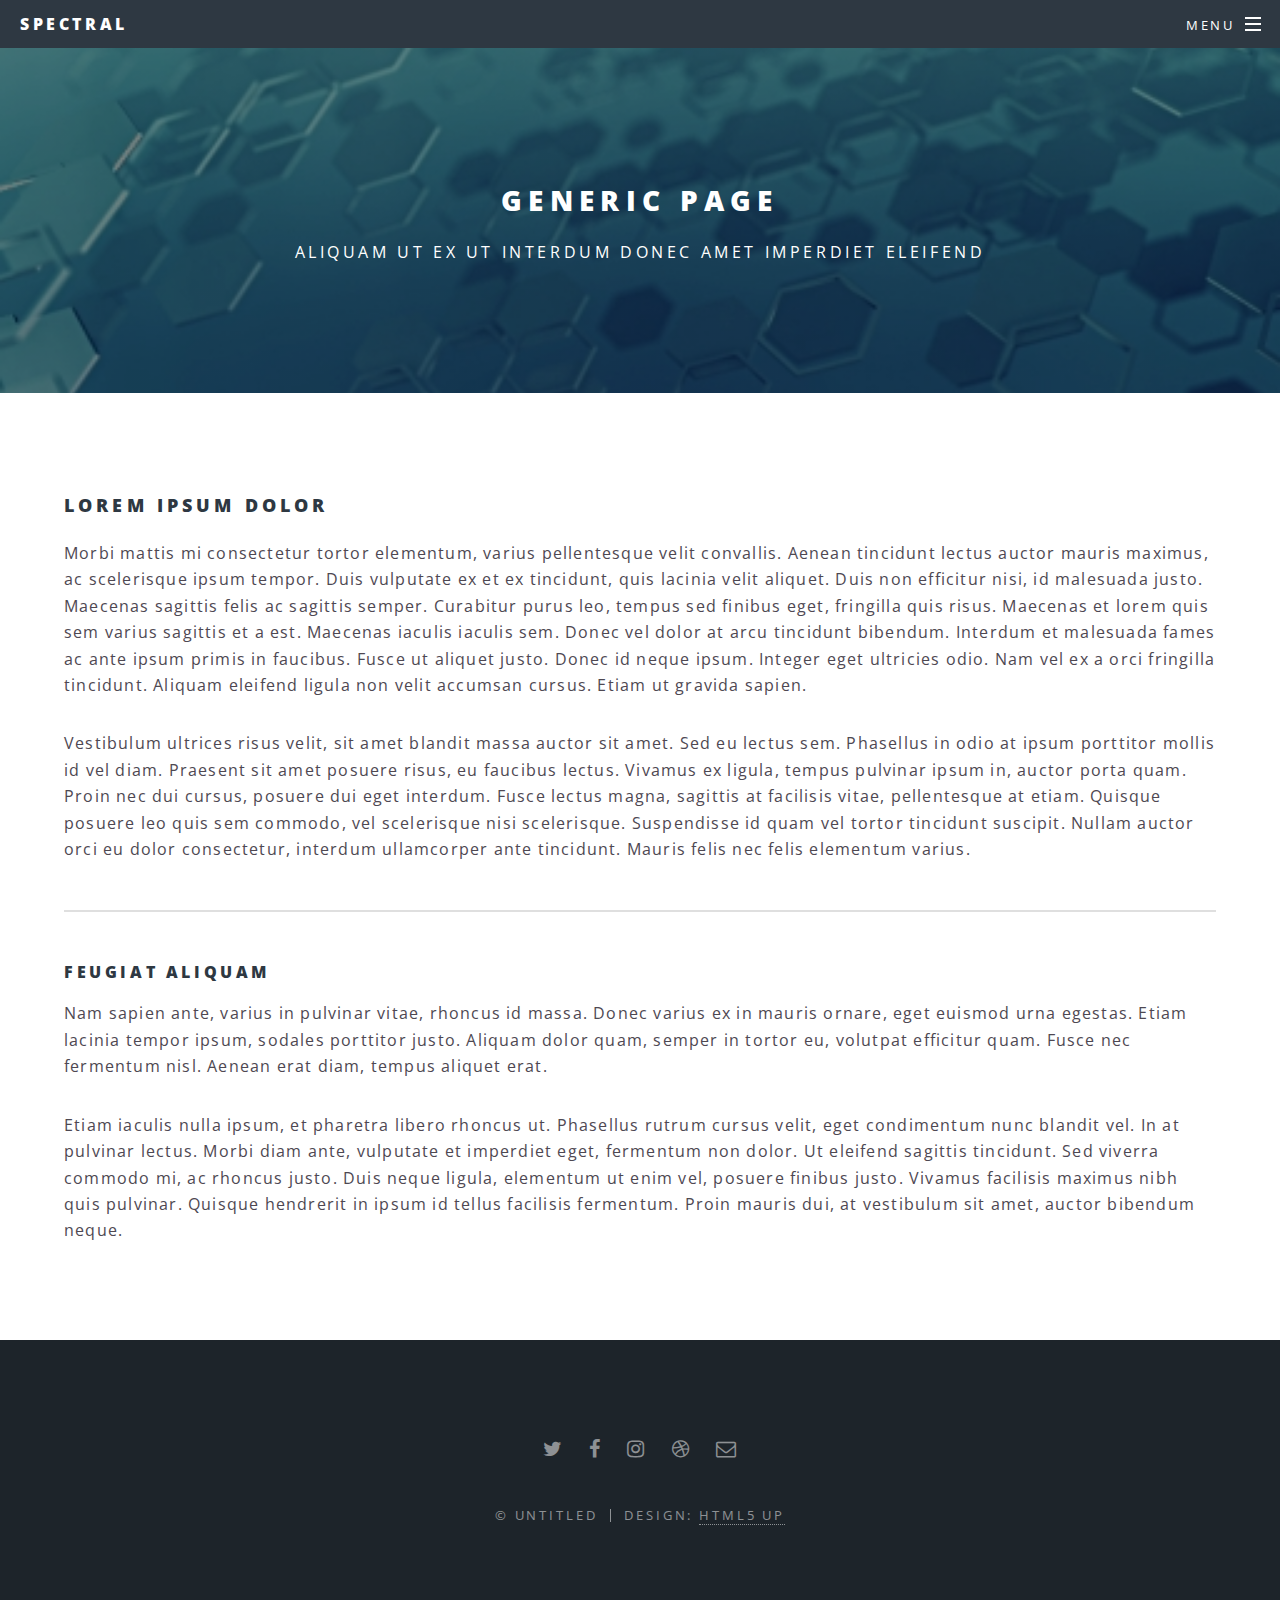
<file: generic.html>
<!DOCTYPE HTML>
<!--
	Spectral by HTML5 UP
	html5up.net | @ajlkn
	Free for personal and commercial use under the CCA 3.0 license (html5up.net/license)
-->
<html>
	<head>
		<title>Generic - Spectral by HTML5 UP</title>
		<meta charset="utf-8" />
		<meta name="viewport" content="width=device-width, initial-scale=1" />
		<!--[if lte IE 8]><script src="assets/js/ie/html5shiv.js"></script><![endif]-->
		<link rel="stylesheet" href="assets/css/main.css" />
		<!--[if lte IE 8]><link rel="stylesheet" href="assets/css/ie8.css" /><![endif]-->
		<!--[if lte IE 9]><link rel="stylesheet" href="assets/css/ie9.css" /><![endif]-->
	</head>
	<body>

		<!-- Page Wrapper -->
			<div id="page-wrapper">

				<!-- Header -->
					<header id="header">
						<h1><a href="index.html">Spectral</a></h1>
						<nav id="nav">
							<ul>
								<li class="special">
									<a href="#menu" class="menuToggle"><span>Menu</span></a>
									<div id="menu">
										<ul>
											<li><a href="index.html">Home</a></li>
											<li><a href="generic.html">Generic</a></li>
											<li><a href="elements.html">Elements</a></li>
											<li><a href="#">Sign Up</a></li>
											<li><a href="#">Log In</a></li>
										</ul>
									</div>
								</li>
							</ul>
						</nav>
					</header>

				<!-- Main -->
					<article id="main">
						<header>
							<h2>Generic Page</h2>
							<p>Aliquam ut ex ut interdum donec amet imperdiet eleifend</p>
						</header>
						<section class="wrapper style5">
							<div class="inner">

								<h3>Lorem ipsum dolor</h3>
								<p>Morbi mattis mi consectetur tortor elementum, varius pellentesque velit convallis. Aenean tincidunt lectus auctor mauris maximus, ac scelerisque ipsum tempor. Duis vulputate ex et ex tincidunt, quis lacinia velit aliquet. Duis non efficitur nisi, id malesuada justo. Maecenas sagittis felis ac sagittis semper. Curabitur purus leo, tempus sed finibus eget, fringilla quis risus. Maecenas et lorem quis sem varius sagittis et a est. Maecenas iaculis iaculis sem. Donec vel dolor at arcu tincidunt bibendum. Interdum et malesuada fames ac ante ipsum primis in faucibus. Fusce ut aliquet justo. Donec id neque ipsum. Integer eget ultricies odio. Nam vel ex a orci fringilla tincidunt. Aliquam eleifend ligula non velit accumsan cursus. Etiam ut gravida sapien.</p>

								<p>Vestibulum ultrices risus velit, sit amet blandit massa auctor sit amet. Sed eu lectus sem. Phasellus in odio at ipsum porttitor mollis id vel diam. Praesent sit amet posuere risus, eu faucibus lectus. Vivamus ex ligula, tempus pulvinar ipsum in, auctor porta quam. Proin nec dui cursus, posuere dui eget interdum. Fusce lectus magna, sagittis at facilisis vitae, pellentesque at etiam. Quisque posuere leo quis sem commodo, vel scelerisque nisi scelerisque. Suspendisse id quam vel tortor tincidunt suscipit. Nullam auctor orci eu dolor consectetur, interdum ullamcorper ante tincidunt. Mauris felis nec felis elementum varius.</p>

								<hr />

								<h4>Feugiat aliquam</h4>
								<p>Nam sapien ante, varius in pulvinar vitae, rhoncus id massa. Donec varius ex in mauris ornare, eget euismod urna egestas. Etiam lacinia tempor ipsum, sodales porttitor justo. Aliquam dolor quam, semper in tortor eu, volutpat efficitur quam. Fusce nec fermentum nisl. Aenean erat diam, tempus aliquet erat.</p>

								<p>Etiam iaculis nulla ipsum, et pharetra libero rhoncus ut. Phasellus rutrum cursus velit, eget condimentum nunc blandit vel. In at pulvinar lectus. Morbi diam ante, vulputate et imperdiet eget, fermentum non dolor. Ut eleifend sagittis tincidunt. Sed viverra commodo mi, ac rhoncus justo. Duis neque ligula, elementum ut enim vel, posuere finibus justo. Vivamus facilisis maximus nibh quis pulvinar. Quisque hendrerit in ipsum id tellus facilisis fermentum. Proin mauris dui, at vestibulum sit amet, auctor bibendum neque.</p>

							</div>
						</section>
					</article>

				<!-- Footer -->
					<footer id="footer">
						<ul class="icons">
							<li><a href="#" class="icon fa-twitter"><span class="label">Twitter</span></a></li>
							<li><a href="#" class="icon fa-facebook"><span class="label">Facebook</span></a></li>
							<li><a href="#" class="icon fa-instagram"><span class="label">Instagram</span></a></li>
							<li><a href="#" class="icon fa-dribbble"><span class="label">Dribbble</span></a></li>
							<li><a href="#" class="icon fa-envelope-o"><span class="label">Email</span></a></li>
						</ul>
						<ul class="copyright">
							<li>&copy; Untitled</li><li>Design: <a href="http://html5up.net">HTML5 UP</a></li>
						</ul>
					</footer>

			</div>

		<!-- Scripts -->
			<script src="assets/js/jquery.min.js"></script>
			<script src="assets/js/jquery.scrollex.min.js"></script>
			<script src="assets/js/jquery.scrolly.min.js"></script>
			<script src="assets/js/skel.min.js"></script>
			<script src="assets/js/util.js"></script>
			<!--[if lte IE 8]><script src="assets/js/ie/respond.min.js"></script><![endif]-->
			<script src="assets/js/main.js"></script>

	</body>
</html>
</file>
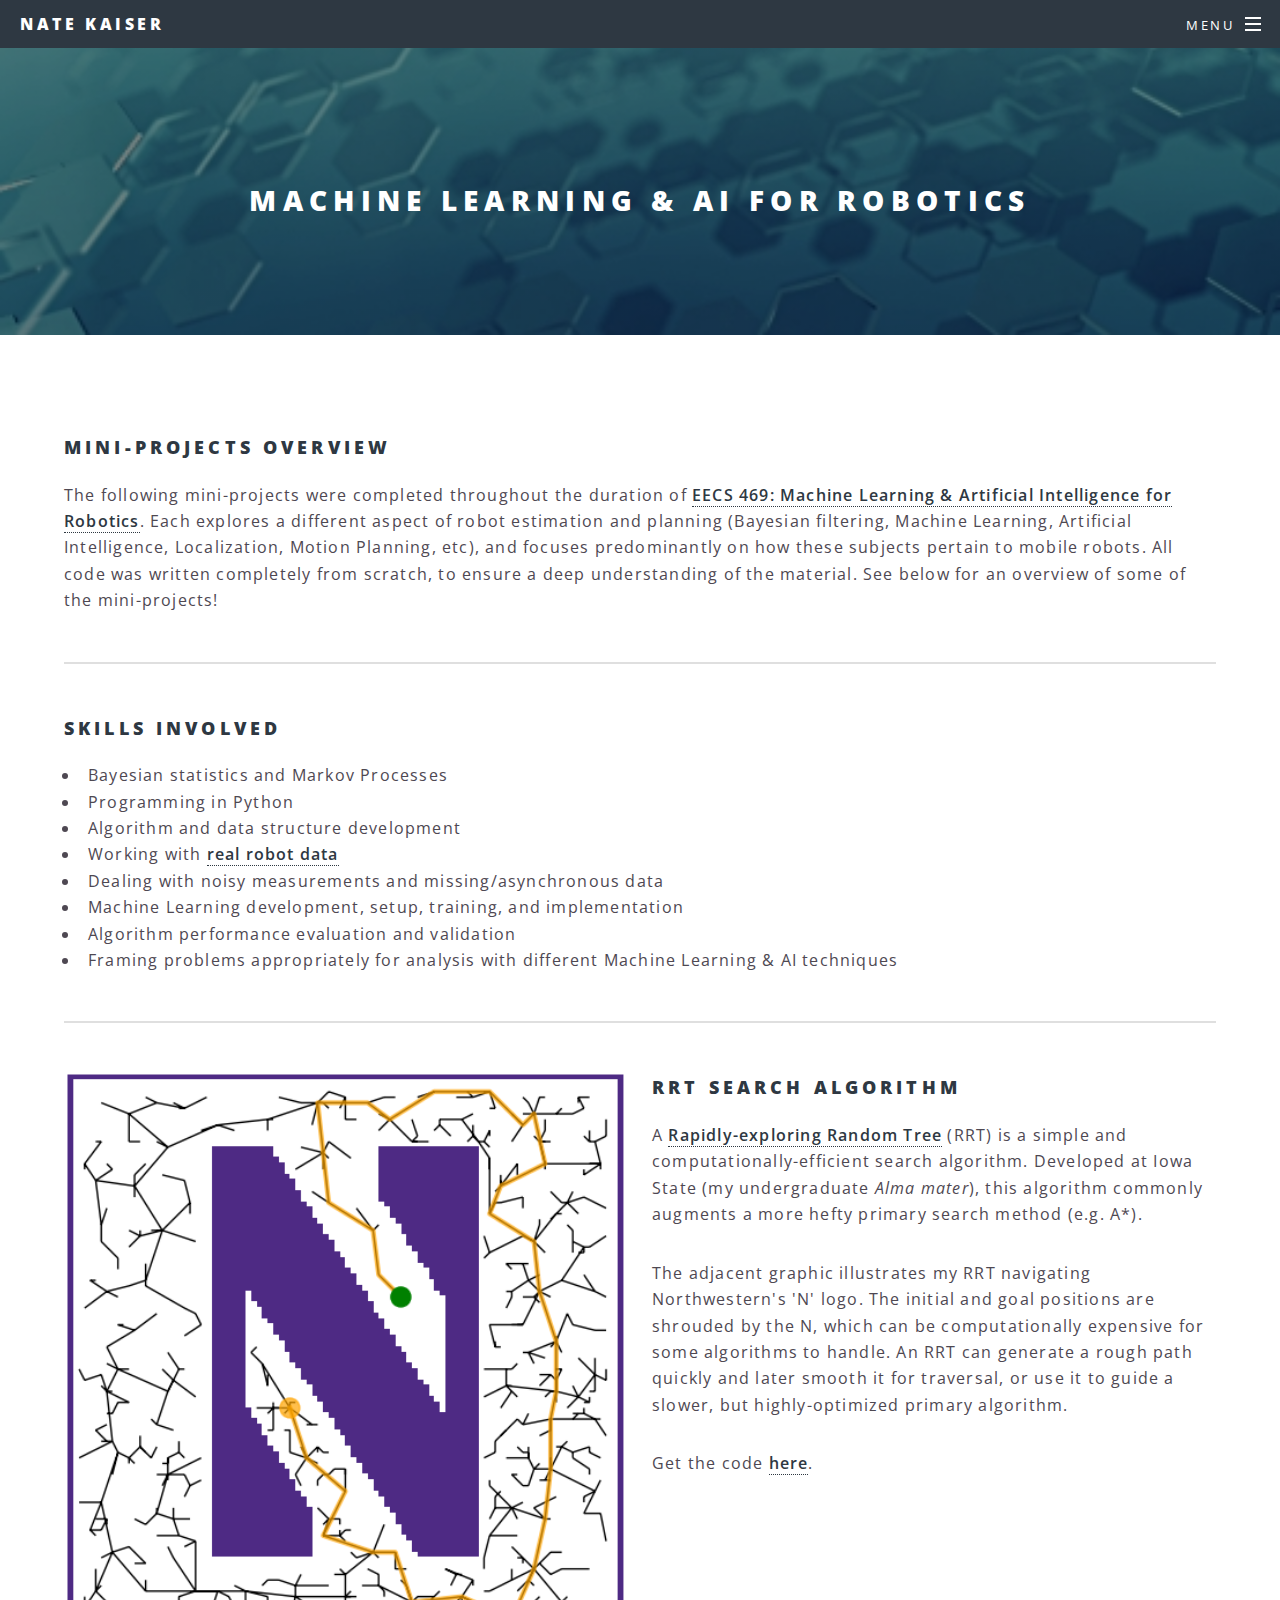
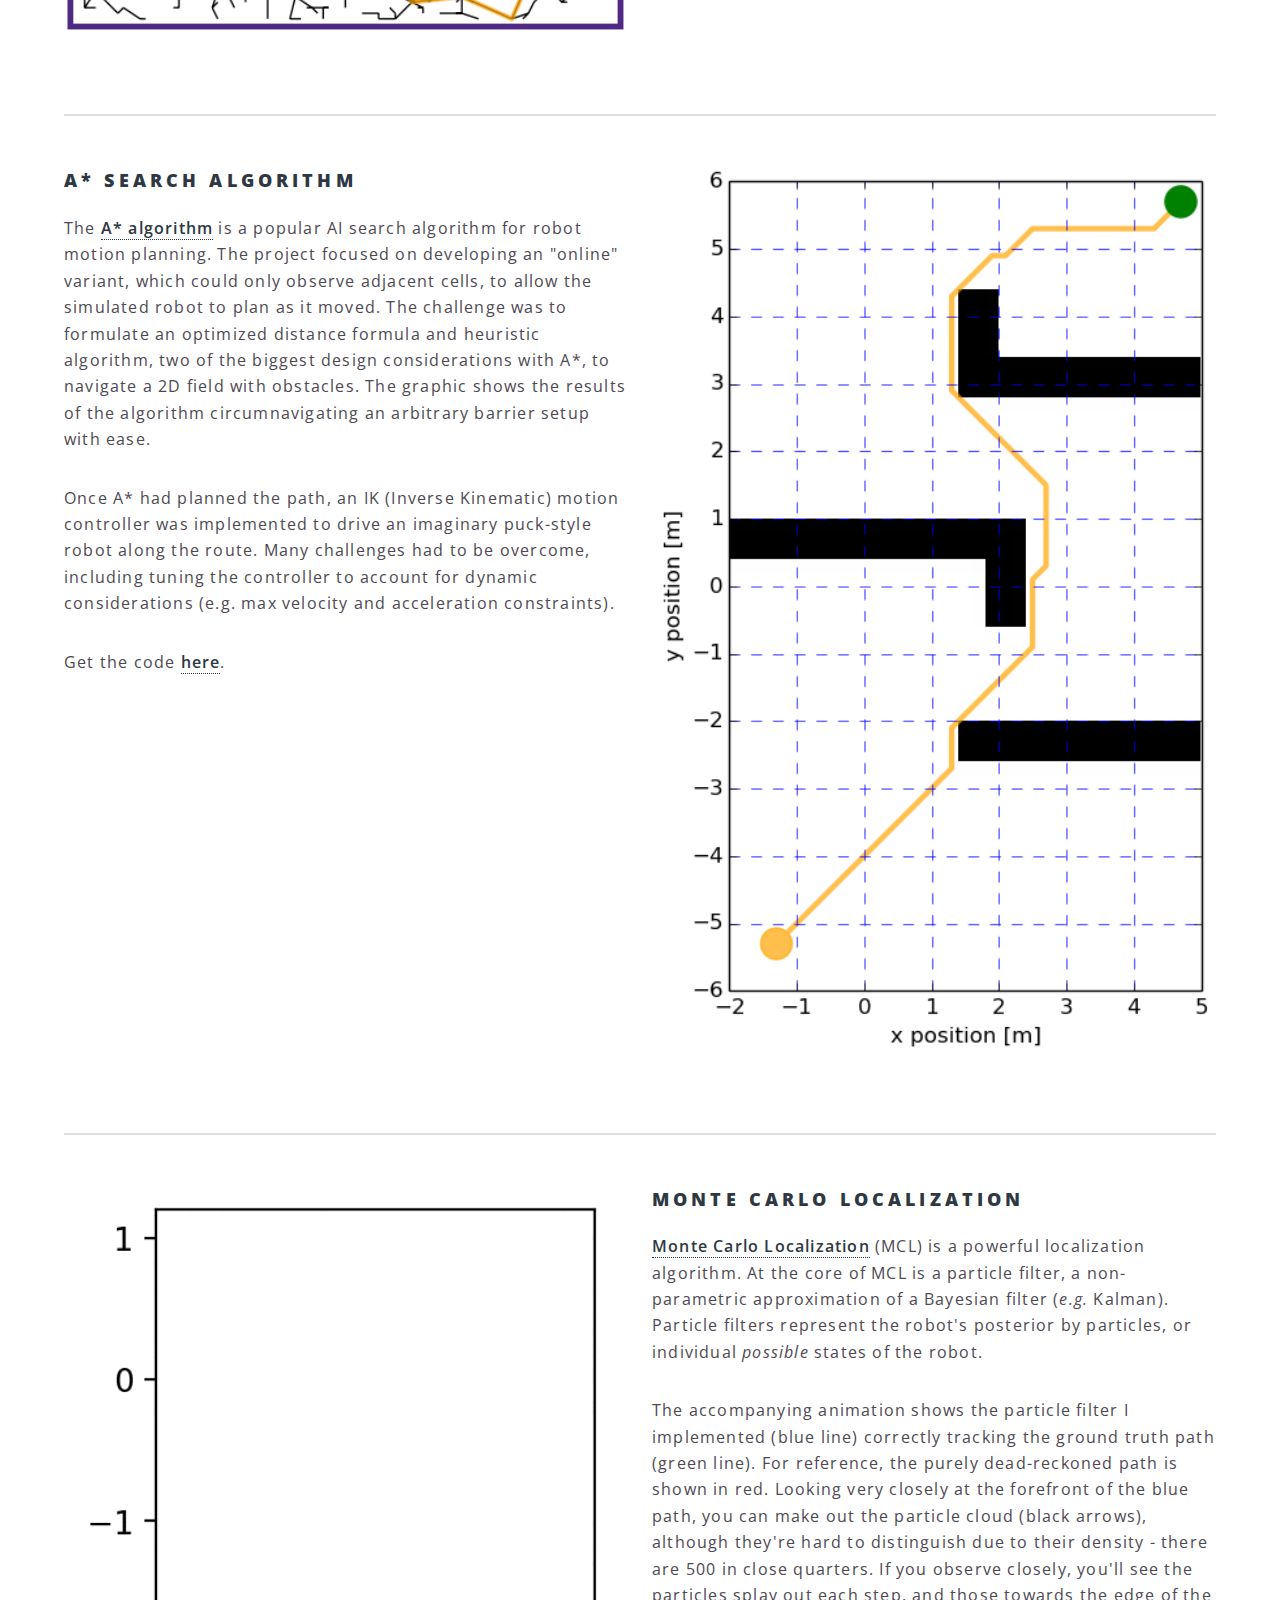
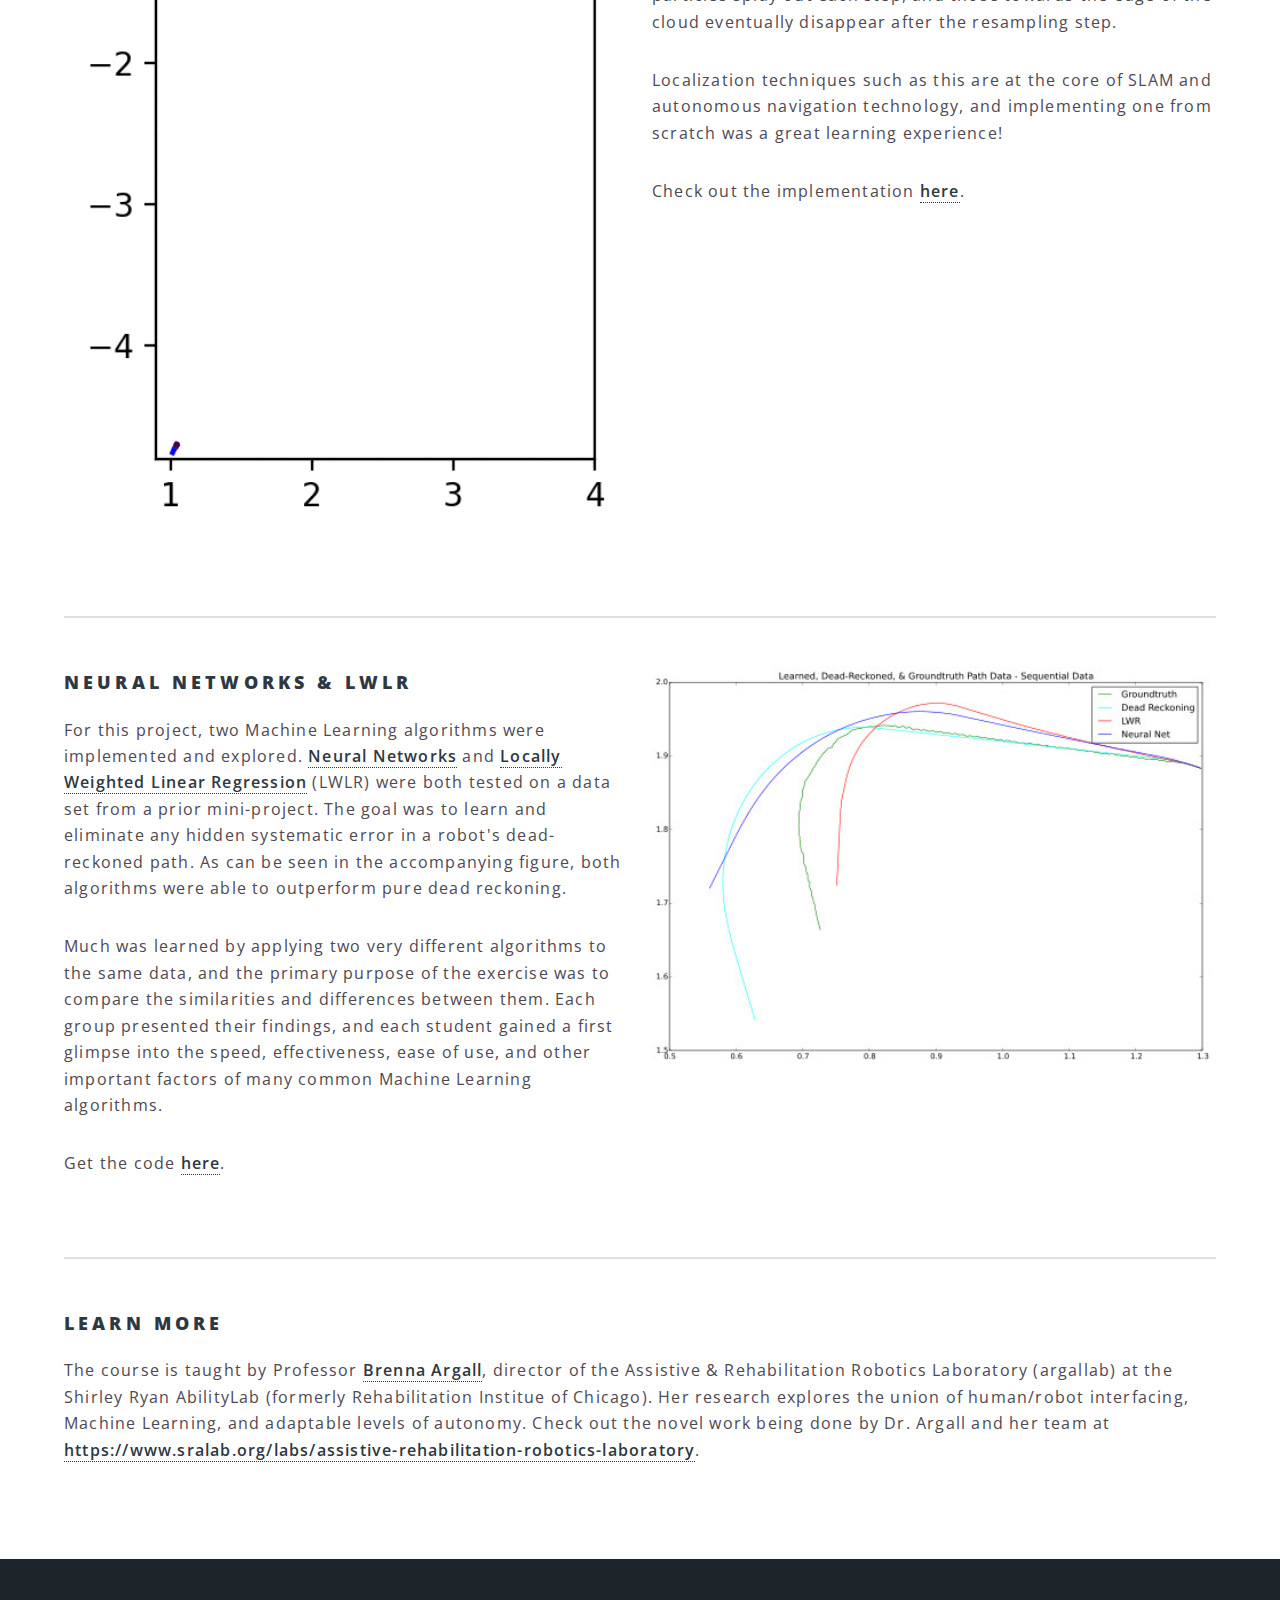
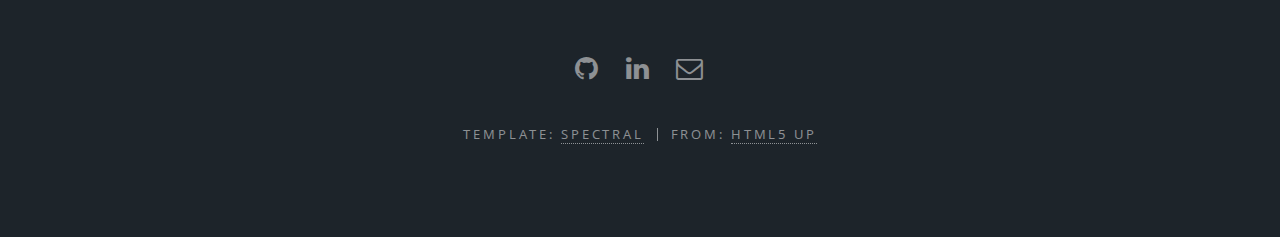
<file: mlai.html>
<!DOCTYPE HTML>
<html>
	<head>
		<title>Nate Kaiser::Portfolio Website</title>
		<meta charset="utf-8" />
		<meta name="viewport" content="width=device-width, initial-scale=1" />
		<!--[if lte IE 8]><script src="assets/js/ie/html5shiv.js"></script><![endif]-->
		<link rel="stylesheet" href="assets/css/main.css" />
		<!--[if lte IE 8]><link rel="stylesheet" href="assets/css/ie8.css" /><![endif]-->
		<!--[if lte IE 9]><link rel="stylesheet" href="assets/css/ie9.css" /><![endif]-->
		<link rel="icon" href="images/favicon.ico">
	</head>
	<body>

		<!-- Page Wrapper -->
			<div id="page-wrapper">

				<!-- Header -->
					<header id="header">
						<h1><a href="index.html">Nate Kaiser</a></h1>
						<nav id="nav">
							<ul>
								<li class="special">
									<a href="#menu" class="menuToggle"><span>Menu</span></a>
									<div id="menu">
										<ul>
											<li><a href="index.html">Home</a></li>
											<li><a href="index.html#projects">Projects</a></li>
											<li><a href="index.html#about">About</a></li>
											<li><a href="index.html#contact">Contact</a></li>
										</ul>
									</div>
								</li>
							</ul>
						</nav>
					</header>

				<!-- Main -->
					<article id="main">
						<header>
							<h2>Machine Learning &amp; AI for Robotics</h2>
						</header>
						<section class="wrapper style5">
							<div class="inner">

								<h3>Mini-Projects Overview</h3>

								<p>The following mini-projects were completed throughout the duration of <b><a href="https://www.mccormick.northwestern.edu/eecs/courses/descriptions/469.html" target="blank" > EECS 469: Machine Learning &amp; Artificial Intelligence for Robotics</a></b>. Each explores a different aspect of robot estimation and planning (Bayesian filtering, Machine Learning, Artificial Intelligence, Localization, Motion Planning, etc), and focuses predominantly on how these subjects pertain to mobile robots. All code was written completely from scratch, to ensure a deep understanding of the material. See below for an overview of some of the mini-projects!</p>

								<hr />

								<h3 align="left">Skills Involved</h3>
								<ul>
									<li align="left">Bayesian statistics and Markov Processes</li>
									<li align="left">Programming in Python</li>
									<li align="left">Algorithm and data structure development</li>
									<li align="left">Working with <b><a href="http://asrl.utias.utoronto.ca/datasets/mrclam/" target="blank" > real robot data</a></b></li>
									<li align="left">Dealing with noisy measurements and missing/asynchronous data</li>
									<li align="left">Machine Learning development, setup, training, and implementation</li>
									<li align="left">Algorithm performance evaluation and validation</li>
									<li align="left">Framing problems appropriately for analysis with different Machine Learning &amp; AI techniques</li>
								</ul>

								<hr />

								<div class="row">
									<div class="6u 12u$(medium)">
										<span class="image fit"><img src="images/mlai1.png" alt="Example RRT output" /></span>
									</div>
									<div class="6u$ 12u$(medium)">
										<h3>RRT Search Algorithm</h3>
										<p>A <b><a href="https://en.wikipedia.org/wiki/Rapidly-exploring_random_tree" target="blank" > Rapidly-exploring Random Tree</a></b> (RRT) is a simple and computationally-efficient search algorithm. Developed at Iowa State (my undergraduate <i>Alma mater</i>), this algorithm commonly augments a more hefty primary search method (e.g. A*).</p>

										<p>The adjacent graphic illustrates my RRT navigating Northwestern's 'N' logo. The initial and goal positions are shrouded by the N, which can be computationally expensive for some algorithms to handle. An RRT can generate a rough path quickly and later smooth it for traversal, or use it to guide a slower, but highly-optimized primary algorithm.</p>

										<p>Get the code <b><a href="https://github.com/njkaiser/portfolio/tree/gh-pages/code/rrt" target="blank" > here</a></b>.</p>

									</div>
								</div>

								<hr />

								<div class="row">
									<div class="6u 12u$(medium)">
										<h3>A* Search Algorithm</h3>
										<p>The <b><a href="https://en.wikipedia.org/wiki/A*_search_algorithm" target="blank" > A* algorithm</a></b> is a popular AI search algorithm for robot motion planning. The project focused on developing an "online" variant, which could only observe adjacent cells, to allow the simulated robot to plan as it moved. The challenge was to formulate an optimized distance formula and heuristic algorithm, two of the biggest design considerations with A*, to navigate a 2D field with obstacles. The graphic shows the results of the algorithm circumnavigating an arbitrary barrier setup with ease. </p>

										<p>Once A* had planned the path, an IK (Inverse Kinematic) motion controller was implemented to drive an imaginary puck-style robot along the route. Many challenges had to be overcome, including tuning the controller to account for dynamic considerations (e.g. max velocity and acceleration constraints).</p>

										<p>Get the code <b><a href="https://github.com/njkaiser/portfolio/tree/gh-pages/code/astar" target="blank" > here</a></b>.</p>

									</div>
									<div class="6u$ 12u$(medium)">
										<span class="image fit"><img src="images/mlai2.png" alt="My A* algorithm navigating around obstacles" /></span>
									</div>
								</div>

								<hr />

								<div class="row">
									<div class="6u 12u$(medium)">
										<span class="image fit"><img src="images/mlai3.gif" alt="Particle filter correctly tracking the groundtruth" /></span>
									</div>
									<div class="6u$ 12u$(medium)">
										<h3>Monte Carlo Localization</h3>
										<p><b><a href="https://en.wikipedia.org/wiki/Monte_Carlo_localization" target="blank" >Monte Carlo Localization</a></b> (MCL) is a powerful localization algorithm. At the core of MCL is a particle filter, a non-parametric approximation of a Bayesian filter (<i>e.g.</i> Kalman). Particle filters represent the robot's posterior by particles, or individual <i>possible</i> states of the robot.</p>

										<p>The accompanying animation shows the particle filter I implemented (blue line) correctly tracking the ground truth path (green line). For reference, the purely dead-reckoned path is shown in red. Looking very closely at the forefront of the blue path, you can make out the particle cloud (black arrows), although they're hard to distinguish due to their density - there are 500 in close quarters. If you observe closely, you'll see the particles splay out each step, and those towards the edge of the cloud eventually disappear after the resampling step.</p>

										<p>Localization techniques such as this are at the core of SLAM and autonomous navigation technology, and implementing one from scratch was a great learning experience!</p>

										<p>Check out the implementation <b><a href="https://github.com/njkaiser/portfolio/tree/gh-pages/code/mcl" target="blank" > here</a></b>.</p>

									</div>
								</div>

								<hr />

								<div class="row">
									<div class="6u 12u$(medium)">
										<h3>Neural Networks &amp; LWLR</h3>
										<p>For this project, two Machine Learning algorithms were implemented and explored. <b><a href="https://en.wikipedia.org/wiki/Artificial_neural_network" target="blank" > Neural Networks</a></b> and <b><a href="https://en.wikipedia.org/wiki/Local_regression" target="blank" > Locally Weighted Linear Regression</a></b> (LWLR) were both tested on a data set from a prior mini-project. The goal was to learn and eliminate any hidden systematic error in a robot's dead-reckoned path. As can be seen in the accompanying figure, both algorithms were able to outperform pure dead reckoning.</p>

										<p>Much was learned by applying two very different algorithms to the same data, and the primary purpose of the exercise was to compare the similarities and differences between them. Each group presented their findings, and each student gained a first glimpse into the speed, effectiveness, ease of use, and other important factors of many common Machine Learning algorithms.</p>

										<p>Get the code <b><a href="https://github.com/njkaiser/portfolio/tree/gh-pages/code/ml" target="blank" > here</a></b>.</p>

									</div>
									<div class="6u$ 12u$(medium)">
										<span class="image fit"><img src="images/mlai4.jpg" alt="Comparison of the different dead-reckoning methods" /></span>
									</div>
								</div>

								<hr />

								<h3>Learn More</h3>
								<p>The course is taught by Professor <b><a href="http://www.mccormick.northwestern.edu/research-faculty/directory/profiles/argall-brenna.html" target="blank" > Brenna Argall</a></b>, director of the Assistive &amp; Rehabilitation Robotics Laboratory (argallab) at the Shirley Ryan AbilityLab (formerly Rehabilitation Institue of Chicago). Her research explores the union of human/robot interfacing, Machine Learning, and adaptable levels of autonomy. Check out the novel work being done by Dr. Argall and her team at <b><a href="https://www.sralab.org/labs/assistive-rehabilitation-robotics-laboratory" target="blank" > https://www.sralab.org/labs/assistive-rehabilitation-robotics-laboratory</a></b>.</p>

								<p></p>
							</div>
						</section>
					</article>


				<!-- Footer -->
					<footer id="footer">
						<ul class="icons">
							<li><a href="https://github.com/njkaiser/" target="blank" class="icon fa-github fa-lg"><span class="label">Github</span></a></li>
							<li><a href="https://www.linkedin.com/in/nate-kaiser-95536426" target="blank" class="icon fa-linkedin fa-lg"><span class="label">Email</span></a></li>
							<li><a href="mailto:nathanielkaiser2017@u.northwestern.edu" class="icon fa-envelope-o fa-lg"><span class="label">Email</span></a></li>
						</ul>
						<ul class="copyright">
							<li>Template: <a href="https://html5up.net/spectral"> SPECTRAL</a></li><li>From: <a href="http://html5up.net">HTML5 UP</a></li>						</ul>
					</footer>

			</div>

		<!-- Scripts -->
			<script src="assets/js/jquery.min.js"></script>
			<script src="assets/js/jquery.scrollex.min.js"></script>
			<script src="assets/js/jquery.scrolly.min.js"></script>
			<script src="assets/js/skel.min.js"></script>
			<script src="assets/js/util.js"></script>
			<!--[if lte IE 8]><script src="assets/js/ie/respond.min.js"></script><![endif]-->
			<script src="assets/js/main.js"></script>

	</body>
</html>
</file>
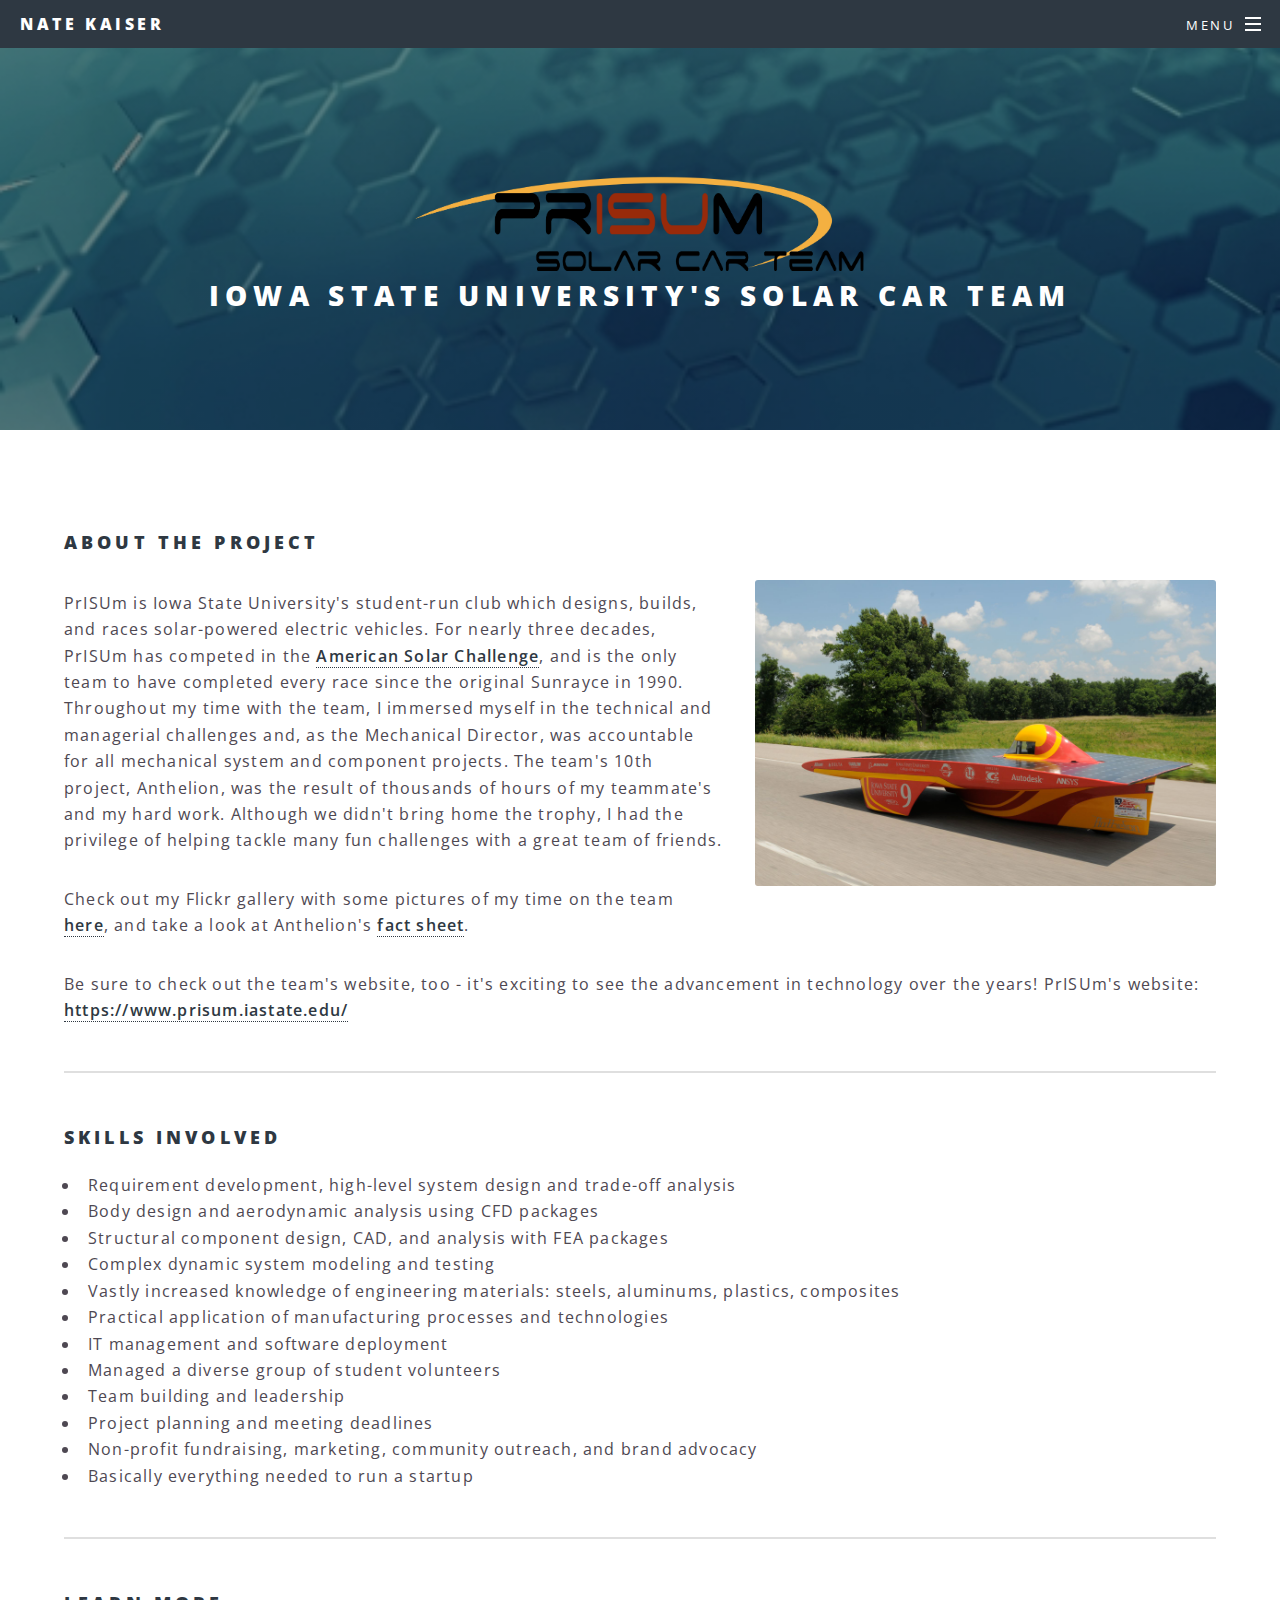
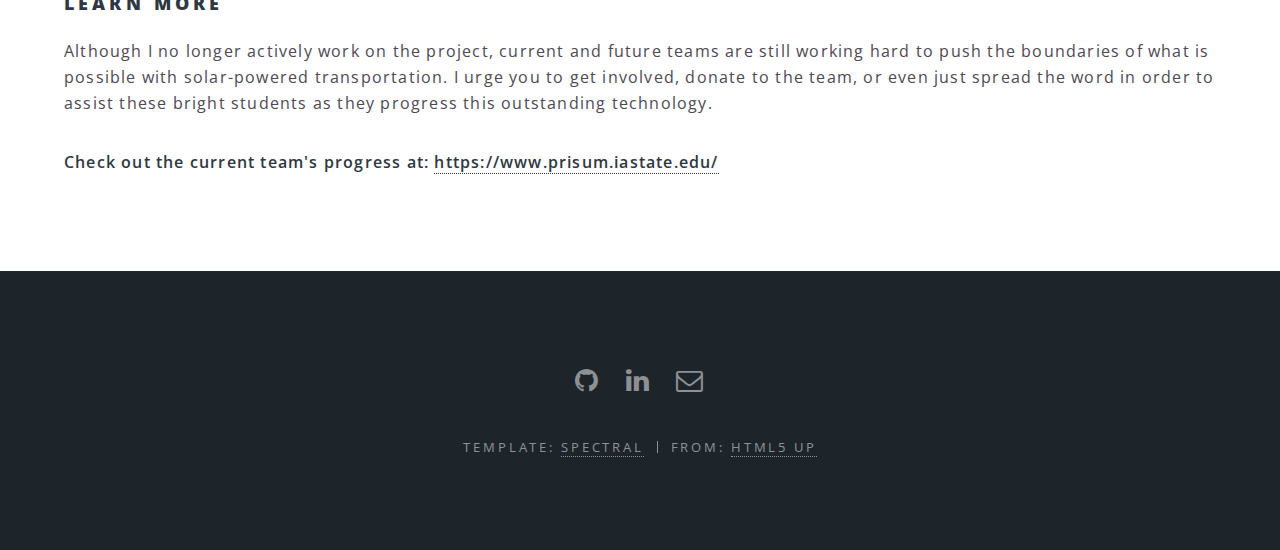
<file: prisum.html>
<!DOCTYPE HTML>
<html>
	<head>
		<title>Nate Kaiser::Portfolio Website</title>
		<meta charset="utf-8" />
		<meta name="viewport" content="width=device-width, initial-scale=1" />
		<!--[if lte IE 8]><script src="assets/js/ie/html5shiv.js"></script><![endif]-->
		<link rel="stylesheet" href="assets/css/main.css" />
		<!--[if lte IE 8]><link rel="stylesheet" href="assets/css/ie8.css" /><![endif]-->
		<!--[if lte IE 9]><link rel="stylesheet" href="assets/css/ie9.css" /><![endif]-->
		<link rel="icon" href="images/favicon.ico">
	</head>
	<body>

		<!-- Page Wrapper -->
			<div id="page-wrapper">

				<!-- Header -->
					<header id="header">
						<h1><a href="index.html">Nate Kaiser</a></h1>
						<nav id="nav">
							<ul>
								<li class="special">
									<a href="#menu" class="menuToggle"><span>Menu</span></a>
									<div id="menu">
										<ul>
											<li><a href="index.html">Home</a></li>
											<li><a href="index.html#projects">Projects</a></li>
											<li><a href="index.html#about">About</a></li>
											<li><a href="index.html#contact">Contact</a></li>
										</ul>
									</div>
								</li>
							</ul>
						</nav>
					</header>

				<!-- Main -->
					<article id="main">
						<header>
							<span class="image fit" style="max-width:450px; margin:auto;"><img src="images/prisum_logo.png"/></span>
							<h2>Iowa State University's Solar Car Team</h2>
						</header>
						<section class="wrapper style5">
							<div class="inner">

								<h3>About the Project</h3>

								<p><span class="image right"><img src="images/prisum1.jpg" alt="" /></span></p>

								<p>PrISUm is Iowa State University's student-run club which designs, builds, and races solar-powered electric vehicles. For nearly three decades, PrISUm has competed in the <b><a href="https://en.wikipedia.org/wiki/American_Solar_Challenge" target="blank" >American Solar Challenge</a></b>, and is the only team to have completed every race since the original Sunrayce in 1990. Throughout my time with the team, I immersed myself in the technical and managerial challenges and, as the Mechanical Director, was accountable for all mechanical system and component projects. The team's 10th project, Anthelion, was the result of thousands of hours of my teammate's and my hard work. Although we didn't bring home the trophy, I had the privilege of helping tackle many fun challenges with a great team of friends.</p>

								<p>Check out my Flickr gallery with some pictures of my time on the team <b><a href="https://www.flickr.com/photos/145684901@N05/albums/72157671425056684" target="blank" > here</a></b>, and take a look at Anthelion's <b><a href="P10_Anthelion_Fact_Sheet.pdf" target="blank" > fact sheet</a></b>.</p>

								<p>Be sure to check out the team's website, too - it's exciting to see the advancement in technology over the years! PrISUm's website: <b><a href="https://www.prisum.iastate.edu/" target="blank" > https://www.prisum.iastate.edu/</a></b></p>

								<hr />

								<h3 align="left">Skills Involved</h3>
								<ul>
									<li align="left">Requirement development, high-level system design and trade-off analysis</li>
									<li align="left">Body design and aerodynamic analysis using CFD packages</li>
									<li align="left">Structural component design, CAD, and analysis with FEA packages</li>
									<li align="left">Complex dynamic system modeling and testing</li>
									<li align="left">Vastly increased knowledge of engineering materials: steels, aluminums, plastics, composites </li>
									<li align="left">Practical application of manufacturing processes and technologies</li>
									<li align="left">IT management and software deployment</li>
									<li align="left">Managed a diverse group of student volunteers</li>
									<li align="left">Team building and leadership</li>
									<li align="left">Project planning and meeting deadlines</li>
									<li align="left">Non-profit fundraising, marketing, community outreach, and brand advocacy</li>
									<li align="left">Basically everything needed to run a startup</li>
								</ul>

								<hr />

								<h3>Learn More</h3>
								<p>Although I no longer actively work on the project, current and future teams are still working hard to push the boundaries of what is possible with solar-powered transportation. I urge you to get involved, donate to the team, or even just spread the word in order to assist these bright students as they progress this outstanding technology.</p>

								<p><b>Check out the current team's progress at: <a href="https://www.prisum.iastate.edu/" target="blank" > https://www.prisum.iastate.edu/</a></b></p>
							</div>
						</section>
					</article>


				<!-- Footer -->
					<footer id="footer">
						<ul class="icons">
							<li><a href="https://github.com/njkaiser/" target="blank" class="icon fa-github fa-lg"><span class="label">Github</span></a></li>
							<li><a href="https://www.linkedin.com/in/nate-kaiser-95536426" target="blank" class="icon fa-linkedin fa-lg"><span class="label">Email</span></a></li>
							<li><a href="mailto:nathanielkaiser2017@u.northwestern.edu" class="icon fa-envelope-o fa-lg"><span class="label">Email</span></a></li>
						</ul>
						<ul class="copyright">
							<li>Template: <a href="https://html5up.net/spectral"> SPECTRAL</a></li><li>From: <a href="http://html5up.net">HTML5 UP</a></li>						</ul>
					</footer>

			</div>

		<!-- Scripts -->
			<script src="assets/js/jquery.min.js"></script>
			<script src="assets/js/jquery.scrollex.min.js"></script>
			<script src="assets/js/jquery.scrolly.min.js"></script>
			<script src="assets/js/skel.min.js"></script>
			<script src="assets/js/util.js"></script>
			<!--[if lte IE 8]><script src="assets/js/ie/respond.min.js"></script><![endif]-->
			<script src="assets/js/main.js"></script>

	</body>
</html>
</file>
<file: assets/css/ie8.css>
/*
	Spectral by HTML5 UP
	html5up.net | @ajlkn
	Free for personal and commercial use under the CCA 3.0 license (html5up.net/license)
*/

/* Icon */

	.icon.major {
		border: none;
	}

		.icon.major:before {
			font-size: 3em;
		}

/* Form */

	label {
		color: #2E3842;
	}

	input[type="text"],
	input[type="password"],
	input[type="email"],
	select,
	textarea {
		border: solid 1px #dfdfdf;
	}

/* Button */

	input[type="submit"],
	input[type="reset"],
	input[type="button"],
	button,
	.button {
		border: solid 2px #dfdfdf;
	}

		input[type="submit"].special,
		input[type="reset"].special,
		input[type="button"].special,
		button.special,
		.button.special {
			border: 0 !important;
		}

/* Page Wrapper + Menu */

	#menu {
		display: none;
	}

	body.is-menu-visible #menu {
		display: block;
	}

/* Header */

	#header nav > ul > li > a.menuToggle:after {
		display: none;
	}

/* Banner + Wrapper (style4) */

	#banner,
	.wrapper.style4 {
		-ms-behavior: url("assets/js/ie/backgroundsize.min.htc");
	}

		#banner:before,
		.wrapper.style4:before {
			display: none;
		}

/* Banner */

	#banner .more {
		height: 4em;
	}

		#banner .more:after {
			display: none;
		}

/* Main */

	#main > header {
		-ms-behavior: url("assets/js/ie/backgroundsize.min.htc");
	}

		#main > header:before {
			display: none;
		}
</file>
<file: assets/css/ie9.css>
/*
	Spectral by HTML5 UP
	html5up.net | @ajlkn
	Free for personal and commercial use under the CCA 3.0 license (html5up.net/license)
*/

/* Spotlight */

	.spotlight {
		display: block;
	}

		.spotlight .image {
			display: inline-block;
			vertical-align: top;
		}

		.spotlight .content {
			padding: 4em 4em 2em 4em ;
			display: inline-block;
		}

		.spotlight:after {
			clear: both;
			content: '';
			display: block;
		}

/* Features */

	.features {
		display: block;
	}

		.features li {
			float: left;
		}

		.features:after {
			content: '';
			display: block;
			clear: both;
		}

/* Banner + Wrapper (style4) */

	#banner,
	.wrapper.style4 {
		background-image: url("../../images/banner.jpg");
		background-position: center center;
		background-repeat: no-repeat;
		background-size: cover;
		position: relative;
	}

		#banner:before,
		.wrapper.style4:before {
			background: #000000;
			content: '';
			height: 100%;
			left: 0;
			opacity: 0.5;
			position: absolute;
			top: 0;
			width: 100%;
		}

		#banner .inner,
		.wrapper.style4 .inner {
			position: relative;
			z-index: 1;
		}

/* Banner */

	#banner {
		padding: 14em 0 12em 0 ;
		height: auto;
	}

		#banner:after {
			display: none;
		}

/* CTA */

	#cta .inner header {
		float: left;
	}

	#cta .inner .actions {
		float: left;
	}

	#cta .inner:after {
		clear: both;
		content: '';
		display: block;
	}

/* Main */

	#main > header {
		background-image: url("../../images/banner.jpg");
		background-position: center center;
		background-repeat: no-repeat;
		background-size: cover;
		position: relative;
	}

		#main > header:before {
			background: #000000;
			content: '';
			height: 100%;
			left: 0;
			opacity: 0.5;
			position: absolute;
			top: 0;
			width: 100%;
		}

		#main > header > * {
			position: relative;
			z-index: 1;
		}
</file>
<file: assets/css/main.css>
@import url(font-awesome.min.css);
@import url("https://fonts.googleapis.com/css?family=Open+Sans:400,400italic,600,600italic,800,800italic");

/*
	Spectral by HTML5 UP
	html5up.net | @ajlkn
	Free for personal and commercial use under the CCA 3.0 license (html5up.net/license)
*/

/* Reset */

	html, body, div, span, applet, object, iframe, h1, h2, h3, h4, h5, h6, p, blockquote, pre, a, abbr, acronym, address, big, cite, code, del, dfn, em, img, ins, kbd, q, s, samp, small, strike, strong, sub, sup, tt, var, b, u, i, center, dl, dt, dd, ol, ul, li, fieldset, form, label, legend, table, caption, tbody, tfoot, thead, tr, th, td, article, aside, canvas, details, embed, figure, figcaption, footer, header, hgroup, menu, nav, output, ruby, section, summary, time, mark, audio, video {
		margin: 0;
		padding: 0;
		border: 0;
		font-size: 100%;
		font: inherit;
		vertical-align: baseline;
	}

	article, aside, details, figcaption, figure, footer, header, hgroup, menu, nav, section {
		display: block;
	}

	body {
		line-height: 1;
	}

	ol, ul {
		list-style: none;
	}

	blockquote, q {
		quotes: none;
	}

	blockquote:before, blockquote:after, q:before, q:after {
		content: '';
		content: none;
	}

	table {
		border-collapse: collapse;
		border-spacing: 0;
	}

	body {
		-webkit-text-size-adjust: none;
	}

/* Box Model */

	*, *:before, *:after {
		-moz-box-sizing: border-box;
		-webkit-box-sizing: border-box;
		box-sizing: border-box;
	}

/* Grid */

	.row {
		border-bottom: solid 1px transparent;
		-moz-box-sizing: border-box;
		-webkit-box-sizing: border-box;
		box-sizing: border-box;
	}

	.row > * {
		float: left;
		-moz-box-sizing: border-box;
		-webkit-box-sizing: border-box;
		box-sizing: border-box;
	}

	.row:after, .row:before {
		content: '';
		display: block;
		clear: both;
		height: 0;
	}

	.row.uniform > * > :first-child {
		margin-top: 0;
	}

	.row.uniform > * > :last-child {
		margin-bottom: 0;
	}

	.row.\30 \25 > * {
		padding: 0 0 0 0em;
	}

	.row.\30 \25 {
		margin: 0 0 -1px 0em;
	}

	.row.uniform.\30 \25 > * {
		padding: 0em 0 0 0em;
	}

	.row.uniform.\30 \25 {
		margin: 0em 0 -1px 0em;
	}

	.row > * {
		padding: 0 0 0 1.5em;
	}

	.row {
		margin: 0 0 -1px -1.5em;
	}

	.row.uniform > * {
		padding: 1.5em 0 0 1.5em;
	}

	.row.uniform {
		margin: -1.5em 0 -1px -1.5em;
	}

	.row.\32 00\25 > * {
		padding: 0 0 0 3em;
	}

	.row.\32 00\25 {
		margin: 0 0 -1px -3em;
	}

	.row.uniform.\32 00\25 > * {
		padding: 3em 0 0 3em;
	}

	.row.uniform.\32 00\25 {
		margin: -3em 0 -1px -3em;
	}

	.row.\31 50\25 > * {
		padding: 0 0 0 2.25em;
	}

	.row.\31 50\25 {
		margin: 0 0 -1px -2.25em;
	}

	.row.uniform.\31 50\25 > * {
		padding: 2.25em 0 0 2.25em;
	}

	.row.uniform.\31 50\25 {
		margin: -2.25em 0 -1px -2.25em;
	}

	.row.\35 0\25 > * {
		padding: 0 0 0 0.75em;
	}

	.row.\35 0\25 {
		margin: 0 0 -1px -0.75em;
	}

	.row.uniform.\35 0\25 > * {
		padding: 0.75em 0 0 0.75em;
	}

	.row.uniform.\35 0\25 {
		margin: -0.75em 0 -1px -0.75em;
	}

	.row.\32 5\25 > * {
		padding: 0 0 0 0.375em;
	}

	.row.\32 5\25 {
		margin: 0 0 -1px -0.375em;
	}

	.row.uniform.\32 5\25 > * {
		padding: 0.375em 0 0 0.375em;
	}

	.row.uniform.\32 5\25 {
		margin: -0.375em 0 -1px -0.375em;
	}

	.\31 2u, .\31 2u\24 {
		width: 100%;
		clear: none;
		margin-left: 0;
	}

	.\31 1u, .\31 1u\24 {
		width: 91.6666666667%;
		clear: none;
		margin-left: 0;
	}

	.\31 0u, .\31 0u\24 {
		width: 83.3333333333%;
		clear: none;
		margin-left: 0;
	}

	.\39 u, .\39 u\24 {
		width: 75%;
		clear: none;
		margin-left: 0;
	}

	.\38 u, .\38 u\24 {
		width: 66.6666666667%;
		clear: none;
		margin-left: 0;
	}

	.\37 u, .\37 u\24 {
		width: 58.3333333333%;
		clear: none;
		margin-left: 0;
	}

	.\36 u, .\36 u\24 {
		width: 50%;
		clear: none;
		margin-left: 0;
	}

	.\35 u, .\35 u\24 {
		width: 41.6666666667%;
		clear: none;
		margin-left: 0;
	}

	.\34 u, .\34 u\24 {
		width: 33.3333333333%;
		clear: none;
		margin-left: 0;
	}

	.\33 u, .\33 u\24 {
		width: 25%;
		clear: none;
		margin-left: 0;
	}

	.\32 u, .\32 u\24 {
		width: 16.6666666667%;
		clear: none;
		margin-left: 0;
	}

	.\31 u, .\31 u\24 {
		width: 8.3333333333%;
		clear: none;
		margin-left: 0;
	}

	.\31 2u\24 + *,
	.\31 1u\24 + *,
	.\31 0u\24 + *,
	.\39 u\24 + *,
	.\38 u\24 + *,
	.\37 u\24 + *,
	.\36 u\24 + *,
	.\35 u\24 + *,
	.\34 u\24 + *,
	.\33 u\24 + *,
	.\32 u\24 + *,
	.\31 u\24 + * {
		clear: left;
	}

	.\-11u {
		margin-left: 91.66667%;
	}

	.\-10u {
		margin-left: 83.33333%;
	}

	.\-9u {
		margin-left: 75%;
	}

	.\-8u {
		margin-left: 66.66667%;
	}

	.\-7u {
		margin-left: 58.33333%;
	}

	.\-6u {
		margin-left: 50%;
	}

	.\-5u {
		margin-left: 41.66667%;
	}

	.\-4u {
		margin-left: 33.33333%;
	}

	.\-3u {
		margin-left: 25%;
	}

	.\-2u {
		margin-left: 16.66667%;
	}

	.\-1u {
		margin-left: 8.33333%;
	}

	@media screen and (max-width: 1680px) {

		.row > * {
			padding: 0 0 0 1.5em;
		}

		.row {
			margin: 0 0 -1px -1.5em;
		}

		.row.uniform > * {
			padding: 1.5em 0 0 1.5em;
		}

		.row.uniform {
			margin: -1.5em 0 -1px -1.5em;
		}

		.row.\32 00\25 > * {
			padding: 0 0 0 3em;
		}

		.row.\32 00\25 {
			margin: 0 0 -1px -3em;
		}

		.row.uniform.\32 00\25 > * {
			padding: 3em 0 0 3em;
		}

		.row.uniform.\32 00\25 {
			margin: -3em 0 -1px -3em;
		}

		.row.\31 50\25 > * {
			padding: 0 0 0 2.25em;
		}

		.row.\31 50\25 {
			margin: 0 0 -1px -2.25em;
		}

		.row.uniform.\31 50\25 > * {
			padding: 2.25em 0 0 2.25em;
		}

		.row.uniform.\31 50\25 {
			margin: -2.25em 0 -1px -2.25em;
		}

		.row.\35 0\25 > * {
			padding: 0 0 0 0.75em;
		}

		.row.\35 0\25 {
			margin: 0 0 -1px -0.75em;
		}

		.row.uniform.\35 0\25 > * {
			padding: 0.75em 0 0 0.75em;
		}

		.row.uniform.\35 0\25 {
			margin: -0.75em 0 -1px -0.75em;
		}

		.row.\32 5\25 > * {
			padding: 0 0 0 0.375em;
		}

		.row.\32 5\25 {
			margin: 0 0 -1px -0.375em;
		}

		.row.uniform.\32 5\25 > * {
			padding: 0.375em 0 0 0.375em;
		}

		.row.uniform.\32 5\25 {
			margin: -0.375em 0 -1px -0.375em;
		}

		.\31 2u\28xlarge\29, .\31 2u\24\28xlarge\29 {
			width: 100%;
			clear: none;
			margin-left: 0;
		}

		.\31 1u\28xlarge\29, .\31 1u\24\28xlarge\29 {
			width: 91.6666666667%;
			clear: none;
			margin-left: 0;
		}

		.\31 0u\28xlarge\29, .\31 0u\24\28xlarge\29 {
			width: 83.3333333333%;
			clear: none;
			margin-left: 0;
		}

		.\39 u\28xlarge\29, .\39 u\24\28xlarge\29 {
			width: 75%;
			clear: none;
			margin-left: 0;
		}

		.\38 u\28xlarge\29, .\38 u\24\28xlarge\29 {
			width: 66.6666666667%;
			clear: none;
			margin-left: 0;
		}

		.\37 u\28xlarge\29, .\37 u\24\28xlarge\29 {
			width: 58.3333333333%;
			clear: none;
			margin-left: 0;
		}

		.\36 u\28xlarge\29, .\36 u\24\28xlarge\29 {
			width: 50%;
			clear: none;
			margin-left: 0;
		}

		.\35 u\28xlarge\29, .\35 u\24\28xlarge\29 {
			width: 41.6666666667%;
			clear: none;
			margin-left: 0;
		}

		.\34 u\28xlarge\29, .\34 u\24\28xlarge\29 {
			width: 33.3333333333%;
			clear: none;
			margin-left: 0;
		}

		.\33 u\28xlarge\29, .\33 u\24\28xlarge\29 {
			width: 25%;
			clear: none;
			margin-left: 0;
		}

		.\32 u\28xlarge\29, .\32 u\24\28xlarge\29 {
			width: 16.6666666667%;
			clear: none;
			margin-left: 0;
		}

		.\31 u\28xlarge\29, .\31 u\24\28xlarge\29 {
			width: 8.3333333333%;
			clear: none;
			margin-left: 0;
		}

		.\31 2u\24\28xlarge\29 + *,
		.\31 1u\24\28xlarge\29 + *,
		.\31 0u\24\28xlarge\29 + *,
		.\39 u\24\28xlarge\29 + *,
		.\38 u\24\28xlarge\29 + *,
		.\37 u\24\28xlarge\29 + *,
		.\36 u\24\28xlarge\29 + *,
		.\35 u\24\28xlarge\29 + *,
		.\34 u\24\28xlarge\29 + *,
		.\33 u\24\28xlarge\29 + *,
		.\32 u\24\28xlarge\29 + *,
		.\31 u\24\28xlarge\29 + * {
			clear: left;
		}

		.\-11u\28xlarge\29 {
			margin-left: 91.66667%;
		}

		.\-10u\28xlarge\29 {
			margin-left: 83.33333%;
		}

		.\-9u\28xlarge\29 {
			margin-left: 75%;
		}

		.\-8u\28xlarge\29 {
			margin-left: 66.66667%;
		}

		.\-7u\28xlarge\29 {
			margin-left: 58.33333%;
		}

		.\-6u\28xlarge\29 {
			margin-left: 50%;
		}

		.\-5u\28xlarge\29 {
			margin-left: 41.66667%;
		}

		.\-4u\28xlarge\29 {
			margin-left: 33.33333%;
		}

		.\-3u\28xlarge\29 {
			margin-left: 25%;
		}

		.\-2u\28xlarge\29 {
			margin-left: 16.66667%;
		}

		.\-1u\28xlarge\29 {
			margin-left: 8.33333%;
		}

	}

	@media screen and (max-width: 1280px) {

		.row > * {
			padding: 0 0 0 1.5em;
		}

		.row {
			margin: 0 0 -1px -1.5em;
		}

		.row.uniform > * {
			padding: 1.5em 0 0 1.5em;
		}

		.row.uniform {
			margin: -1.5em 0 -1px -1.5em;
		}

		.row.\32 00\25 > * {
			padding: 0 0 0 3em;
		}

		.row.\32 00\25 {
			margin: 0 0 -1px -3em;
		}

		.row.uniform.\32 00\25 > * {
			padding: 3em 0 0 3em;
		}

		.row.uniform.\32 00\25 {
			margin: -3em 0 -1px -3em;
		}

		.row.\31 50\25 > * {
			padding: 0 0 0 2.25em;
		}

		.row.\31 50\25 {
			margin: 0 0 -1px -2.25em;
		}

		.row.uniform.\31 50\25 > * {
			padding: 2.25em 0 0 2.25em;
		}

		.row.uniform.\31 50\25 {
			margin: -2.25em 0 -1px -2.25em;
		}

		.row.\35 0\25 > * {
			padding: 0 0 0 0.75em;
		}

		.row.\35 0\25 {
			margin: 0 0 -1px -0.75em;
		}

		.row.uniform.\35 0\25 > * {
			padding: 0.75em 0 0 0.75em;
		}

		.row.uniform.\35 0\25 {
			margin: -0.75em 0 -1px -0.75em;
		}

		.row.\32 5\25 > * {
			padding: 0 0 0 0.375em;
		}

		.row.\32 5\25 {
			margin: 0 0 -1px -0.375em;
		}

		.row.uniform.\32 5\25 > * {
			padding: 0.375em 0 0 0.375em;
		}

		.row.uniform.\32 5\25 {
			margin: -0.375em 0 -1px -0.375em;
		}

		.\31 2u\28large\29, .\31 2u\24\28large\29 {
			width: 100%;
			clear: none;
			margin-left: 0;
		}

		.\31 1u\28large\29, .\31 1u\24\28large\29 {
			width: 91.6666666667%;
			clear: none;
			margin-left: 0;
		}

		.\31 0u\28large\29, .\31 0u\24\28large\29 {
			width: 83.3333333333%;
			clear: none;
			margin-left: 0;
		}

		.\39 u\28large\29, .\39 u\24\28large\29 {
			width: 75%;
			clear: none;
			margin-left: 0;
		}

		.\38 u\28large\29, .\38 u\24\28large\29 {
			width: 66.6666666667%;
			clear: none;
			margin-left: 0;
		}

		.\37 u\28large\29, .\37 u\24\28large\29 {
			width: 58.3333333333%;
			clear: none;
			margin-left: 0;
		}

		.\36 u\28large\29, .\36 u\24\28large\29 {
			width: 50%;
			clear: none;
			margin-left: 0;
		}

		.\35 u\28large\29, .\35 u\24\28large\29 {
			width: 41.6666666667%;
			clear: none;
			margin-left: 0;
		}

		.\34 u\28large\29, .\34 u\24\28large\29 {
			width: 33.3333333333%;
			clear: none;
			margin-left: 0;
		}

		.\33 u\28large\29, .\33 u\24\28large\29 {
			width: 25%;
			clear: none;
			margin-left: 0;
		}

		.\32 u\28large\29, .\32 u\24\28large\29 {
			width: 16.6666666667%;
			clear: none;
			margin-left: 0;
		}

		.\31 u\28large\29, .\31 u\24\28large\29 {
			width: 8.3333333333%;
			clear: none;
			margin-left: 0;
		}

		.\31 2u\24\28large\29 + *,
		.\31 1u\24\28large\29 + *,
		.\31 0u\24\28large\29 + *,
		.\39 u\24\28large\29 + *,
		.\38 u\24\28large\29 + *,
		.\37 u\24\28large\29 + *,
		.\36 u\24\28large\29 + *,
		.\35 u\24\28large\29 + *,
		.\34 u\24\28large\29 + *,
		.\33 u\24\28large\29 + *,
		.\32 u\24\28large\29 + *,
		.\31 u\24\28large\29 + * {
			clear: left;
		}

		.\-11u\28large\29 {
			margin-left: 91.66667%;
		}

		.\-10u\28large\29 {
			margin-left: 83.33333%;
		}

		.\-9u\28large\29 {
			margin-left: 75%;
		}

		.\-8u\28large\29 {
			margin-left: 66.66667%;
		}

		.\-7u\28large\29 {
			margin-left: 58.33333%;
		}

		.\-6u\28large\29 {
			margin-left: 50%;
		}

		.\-5u\28large\29 {
			margin-left: 41.66667%;
		}

		.\-4u\28large\29 {
			margin-left: 33.33333%;
		}

		.\-3u\28large\29 {
			margin-left: 25%;
		}

		.\-2u\28large\29 {
			margin-left: 16.66667%;
		}

		.\-1u\28large\29 {
			margin-left: 8.33333%;
		}

	}

	@media screen and (max-width: 980px) {

		.row > * {
			padding: 0 0 0 1.5em;
		}

		.row {
			margin: 0 0 -1px -1.5em;
		}

		.row.uniform > * {
			padding: 1.5em 0 0 1.5em;
		}

		.row.uniform {
			margin: -1.5em 0 -1px -1.5em;
		}

		.row.\32 00\25 > * {
			padding: 0 0 0 3em;
		}

		.row.\32 00\25 {
			margin: 0 0 -1px -3em;
		}

		.row.uniform.\32 00\25 > * {
			padding: 3em 0 0 3em;
		}

		.row.uniform.\32 00\25 {
			margin: -3em 0 -1px -3em;
		}

		.row.\31 50\25 > * {
			padding: 0 0 0 2.25em;
		}

		.row.\31 50\25 {
			margin: 0 0 -1px -2.25em;
		}

		.row.uniform.\31 50\25 > * {
			padding: 2.25em 0 0 2.25em;
		}

		.row.uniform.\31 50\25 {
			margin: -2.25em 0 -1px -2.25em;
		}

		.row.\35 0\25 > * {
			padding: 0 0 0 0.75em;
		}

		.row.\35 0\25 {
			margin: 0 0 -1px -0.75em;
		}

		.row.uniform.\35 0\25 > * {
			padding: 0.75em 0 0 0.75em;
		}

		.row.uniform.\35 0\25 {
			margin: -0.75em 0 -1px -0.75em;
		}

		.row.\32 5\25 > * {
			padding: 0 0 0 0.375em;
		}

		.row.\32 5\25 {
			margin: 0 0 -1px -0.375em;
		}

		.row.uniform.\32 5\25 > * {
			padding: 0.375em 0 0 0.375em;
		}

		.row.uniform.\32 5\25 {
			margin: -0.375em 0 -1px -0.375em;
		}

		.\31 2u\28medium\29, .\31 2u\24\28medium\29 {
			width: 100%;
			clear: none;
			margin-left: 0;
		}

		.\31 1u\28medium\29, .\31 1u\24\28medium\29 {
			width: 91.6666666667%;
			clear: none;
			margin-left: 0;
		}

		.\31 0u\28medium\29, .\31 0u\24\28medium\29 {
			width: 83.3333333333%;
			clear: none;
			margin-left: 0;
		}

		.\39 u\28medium\29, .\39 u\24\28medium\29 {
			width: 75%;
			clear: none;
			margin-left: 0;
		}

		.\38 u\28medium\29, .\38 u\24\28medium\29 {
			width: 66.6666666667%;
			clear: none;
			margin-left: 0;
		}

		.\37 u\28medium\29, .\37 u\24\28medium\29 {
			width: 58.3333333333%;
			clear: none;
			margin-left: 0;
		}

		.\36 u\28medium\29, .\36 u\24\28medium\29 {
			width: 50%;
			clear: none;
			margin-left: 0;
		}

		.\35 u\28medium\29, .\35 u\24\28medium\29 {
			width: 41.6666666667%;
			clear: none;
			margin-left: 0;
		}

		.\34 u\28medium\29, .\34 u\24\28medium\29 {
			width: 33.3333333333%;
			clear: none;
			margin-left: 0;
		}

		.\33 u\28medium\29, .\33 u\24\28medium\29 {
			width: 25%;
			clear: none;
			margin-left: 0;
		}

		.\32 u\28medium\29, .\32 u\24\28medium\29 {
			width: 16.6666666667%;
			clear: none;
			margin-left: 0;
		}

		.\31 u\28medium\29, .\31 u\24\28medium\29 {
			width: 8.3333333333%;
			clear: none;
			margin-left: 0;
		}

		.\31 2u\24\28medium\29 + *,
		.\31 1u\24\28medium\29 + *,
		.\31 0u\24\28medium\29 + *,
		.\39 u\24\28medium\29 + *,
		.\38 u\24\28medium\29 + *,
		.\37 u\24\28medium\29 + *,
		.\36 u\24\28medium\29 + *,
		.\35 u\24\28medium\29 + *,
		.\34 u\24\28medium\29 + *,
		.\33 u\24\28medium\29 + *,
		.\32 u\24\28medium\29 + *,
		.\31 u\24\28medium\29 + * {
			clear: left;
		}

		.\-11u\28medium\29 {
			margin-left: 91.66667%;
		}

		.\-10u\28medium\29 {
			margin-left: 83.33333%;
		}

		.\-9u\28medium\29 {
			margin-left: 75%;
		}

		.\-8u\28medium\29 {
			margin-left: 66.66667%;
		}

		.\-7u\28medium\29 {
			margin-left: 58.33333%;
		}

		.\-6u\28medium\29 {
			margin-left: 50%;
		}

		.\-5u\28medium\29 {
			margin-left: 41.66667%;
		}

		.\-4u\28medium\29 {
			margin-left: 33.33333%;
		}

		.\-3u\28medium\29 {
			margin-left: 25%;
		}

		.\-2u\28medium\29 {
			margin-left: 16.66667%;
		}

		.\-1u\28medium\29 {
			margin-left: 8.33333%;
		}

	}

	@media screen and (max-width: 736px) {

		.row > * {
			padding: 0 0 0 1.5em;
		}

		.row {
			margin: 0 0 -1px -1.5em;
		}

		.row.uniform > * {
			padding: 1.5em 0 0 1.5em;
		}

		.row.uniform {
			margin: -1.5em 0 -1px -1.5em;
		}

		.row.\32 00\25 > * {
			padding: 0 0 0 3em;
		}

		.row.\32 00\25 {
			margin: 0 0 -1px -3em;
		}

		.row.uniform.\32 00\25 > * {
			padding: 3em 0 0 3em;
		}

		.row.uniform.\32 00\25 {
			margin: -3em 0 -1px -3em;
		}

		.row.\31 50\25 > * {
			padding: 0 0 0 2.25em;
		}

		.row.\31 50\25 {
			margin: 0 0 -1px -2.25em;
		}

		.row.uniform.\31 50\25 > * {
			padding: 2.25em 0 0 2.25em;
		}

		.row.uniform.\31 50\25 {
			margin: -2.25em 0 -1px -2.25em;
		}

		.row.\35 0\25 > * {
			padding: 0 0 0 0.75em;
		}

		.row.\35 0\25 {
			margin: 0 0 -1px -0.75em;
		}

		.row.uniform.\35 0\25 > * {
			padding: 0.75em 0 0 0.75em;
		}

		.row.uniform.\35 0\25 {
			margin: -0.75em 0 -1px -0.75em;
		}

		.row.\32 5\25 > * {
			padding: 0 0 0 0.375em;
		}

		.row.\32 5\25 {
			margin: 0 0 -1px -0.375em;
		}

		.row.uniform.\32 5\25 > * {
			padding: 0.375em 0 0 0.375em;
		}

		.row.uniform.\32 5\25 {
			margin: -0.375em 0 -1px -0.375em;
		}

		.\31 2u\28small\29, .\31 2u\24\28small\29 {
			width: 100%;
			clear: none;
			margin-left: 0;
		}

		.\31 1u\28small\29, .\31 1u\24\28small\29 {
			width: 91.6666666667%;
			clear: none;
			margin-left: 0;
		}

		.\31 0u\28small\29, .\31 0u\24\28small\29 {
			width: 83.3333333333%;
			clear: none;
			margin-left: 0;
		}

		.\39 u\28small\29, .\39 u\24\28small\29 {
			width: 75%;
			clear: none;
			margin-left: 0;
		}

		.\38 u\28small\29, .\38 u\24\28small\29 {
			width: 66.6666666667%;
			clear: none;
			margin-left: 0;
		}

		.\37 u\28small\29, .\37 u\24\28small\29 {
			width: 58.3333333333%;
			clear: none;
			margin-left: 0;
		}

		.\36 u\28small\29, .\36 u\24\28small\29 {
			width: 50%;
			clear: none;
			margin-left: 0;
		}

		.\35 u\28small\29, .\35 u\24\28small\29 {
			width: 41.6666666667%;
			clear: none;
			margin-left: 0;
		}

		.\34 u\28small\29, .\34 u\24\28small\29 {
			width: 33.3333333333%;
			clear: none;
			margin-left: 0;
		}

		.\33 u\28small\29, .\33 u\24\28small\29 {
			width: 25%;
			clear: none;
			margin-left: 0;
		}

		.\32 u\28small\29, .\32 u\24\28small\29 {
			width: 16.6666666667%;
			clear: none;
			margin-left: 0;
		}

		.\31 u\28small\29, .\31 u\24\28small\29 {
			width: 8.3333333333%;
			clear: none;
			margin-left: 0;
		}

		.\31 2u\24\28small\29 + *,
		.\31 1u\24\28small\29 + *,
		.\31 0u\24\28small\29 + *,
		.\39 u\24\28small\29 + *,
		.\38 u\24\28small\29 + *,
		.\37 u\24\28small\29 + *,
		.\36 u\24\28small\29 + *,
		.\35 u\24\28small\29 + *,
		.\34 u\24\28small\29 + *,
		.\33 u\24\28small\29 + *,
		.\32 u\24\28small\29 + *,
		.\31 u\24\28small\29 + * {
			clear: left;
		}

		.\-11u\28small\29 {
			margin-left: 91.66667%;
		}

		.\-10u\28small\29 {
			margin-left: 83.33333%;
		}

		.\-9u\28small\29 {
			margin-left: 75%;
		}

		.\-8u\28small\29 {
			margin-left: 66.66667%;
		}

		.\-7u\28small\29 {
			margin-left: 58.33333%;
		}

		.\-6u\28small\29 {
			margin-left: 50%;
		}

		.\-5u\28small\29 {
			margin-left: 41.66667%;
		}

		.\-4u\28small\29 {
			margin-left: 33.33333%;
		}

		.\-3u\28small\29 {
			margin-left: 25%;
		}

		.\-2u\28small\29 {
			margin-left: 16.66667%;
		}

		.\-1u\28small\29 {
			margin-left: 8.33333%;
		}

	}

	@media screen and (max-width: 480px) {

		.row > * {
			padding: 0 0 0 1.5em;
		}

		.row {
			margin: 0 0 -1px -1.5em;
		}

		.row.uniform > * {
			padding: 1.5em 0 0 1.5em;
		}

		.row.uniform {
			margin: -1.5em 0 -1px -1.5em;
		}

		.row.\32 00\25 > * {
			padding: 0 0 0 3em;
		}

		.row.\32 00\25 {
			margin: 0 0 -1px -3em;
		}

		.row.uniform.\32 00\25 > * {
			padding: 3em 0 0 3em;
		}

		.row.uniform.\32 00\25 {
			margin: -3em 0 -1px -3em;
		}

		.row.\31 50\25 > * {
			padding: 0 0 0 2.25em;
		}

		.row.\31 50\25 {
			margin: 0 0 -1px -2.25em;
		}

		.row.uniform.\31 50\25 > * {
			padding: 2.25em 0 0 2.25em;
		}

		.row.uniform.\31 50\25 {
			margin: -2.25em 0 -1px -2.25em;
		}

		.row.\35 0\25 > * {
			padding: 0 0 0 0.75em;
		}

		.row.\35 0\25 {
			margin: 0 0 -1px -0.75em;
		}

		.row.uniform.\35 0\25 > * {
			padding: 0.75em 0 0 0.75em;
		}

		.row.uniform.\35 0\25 {
			margin: -0.75em 0 -1px -0.75em;
		}

		.row.\32 5\25 > * {
			padding: 0 0 0 0.375em;
		}

		.row.\32 5\25 {
			margin: 0 0 -1px -0.375em;
		}

		.row.uniform.\32 5\25 > * {
			padding: 0.375em 0 0 0.375em;
		}

		.row.uniform.\32 5\25 {
			margin: -0.375em 0 -1px -0.375em;
		}

		.\31 2u\28xsmall\29, .\31 2u\24\28xsmall\29 {
			width: 100%;
			clear: none;
			margin-left: 0;
		}

		.\31 1u\28xsmall\29, .\31 1u\24\28xsmall\29 {
			width: 91.6666666667%;
			clear: none;
			margin-left: 0;
		}

		.\31 0u\28xsmall\29, .\31 0u\24\28xsmall\29 {
			width: 83.3333333333%;
			clear: none;
			margin-left: 0;
		}

		.\39 u\28xsmall\29, .\39 u\24\28xsmall\29 {
			width: 75%;
			clear: none;
			margin-left: 0;
		}

		.\38 u\28xsmall\29, .\38 u\24\28xsmall\29 {
			width: 66.6666666667%;
			clear: none;
			margin-left: 0;
		}

		.\37 u\28xsmall\29, .\37 u\24\28xsmall\29 {
			width: 58.3333333333%;
			clear: none;
			margin-left: 0;
		}

		.\36 u\28xsmall\29, .\36 u\24\28xsmall\29 {
			width: 50%;
			clear: none;
			margin-left: 0;
		}

		.\35 u\28xsmall\29, .\35 u\24\28xsmall\29 {
			width: 41.6666666667%;
			clear: none;
			margin-left: 0;
		}

		.\34 u\28xsmall\29, .\34 u\24\28xsmall\29 {
			width: 33.3333333333%;
			clear: none;
			margin-left: 0;
		}

		.\33 u\28xsmall\29, .\33 u\24\28xsmall\29 {
			width: 25%;
			clear: none;
			margin-left: 0;
		}

		.\32 u\28xsmall\29, .\32 u\24\28xsmall\29 {
			width: 16.6666666667%;
			clear: none;
			margin-left: 0;
		}

		.\31 u\28xsmall\29, .\31 u\24\28xsmall\29 {
			width: 8.3333333333%;
			clear: none;
			margin-left: 0;
		}

		.\31 2u\24\28xsmall\29 + *,
		.\31 1u\24\28xsmall\29 + *,
		.\31 0u\24\28xsmall\29 + *,
		.\39 u\24\28xsmall\29 + *,
		.\38 u\24\28xsmall\29 + *,
		.\37 u\24\28xsmall\29 + *,
		.\36 u\24\28xsmall\29 + *,
		.\35 u\24\28xsmall\29 + *,
		.\34 u\24\28xsmall\29 + *,
		.\33 u\24\28xsmall\29 + *,
		.\32 u\24\28xsmall\29 + *,
		.\31 u\24\28xsmall\29 + * {
			clear: left;
		}

		.\-11u\28xsmall\29 {
			margin-left: 91.66667%;
		}

		.\-10u\28xsmall\29 {
			margin-left: 83.33333%;
		}

		.\-9u\28xsmall\29 {
			margin-left: 75%;
		}

		.\-8u\28xsmall\29 {
			margin-left: 66.66667%;
		}

		.\-7u\28xsmall\29 {
			margin-left: 58.33333%;
		}

		.\-6u\28xsmall\29 {
			margin-left: 50%;
		}

		.\-5u\28xsmall\29 {
			margin-left: 41.66667%;
		}

		.\-4u\28xsmall\29 {
			margin-left: 33.33333%;
		}

		.\-3u\28xsmall\29 {
			margin-left: 25%;
		}

		.\-2u\28xsmall\29 {
			margin-left: 16.66667%;
		}

		.\-1u\28xsmall\29 {
			margin-left: 8.33333%;
		}

	}

/* Basic */

	@-ms-viewport {
		width: device-width;
	}

	body {
		background: #2e3842;
	}

		body.is-loading *, body.is-loading *:before, body.is-loading *:after {
			-moz-animation: none !important;
			-webkit-animation: none !important;
			-ms-animation: none !important;
			animation: none !important;
			-moz-transition: none !important;
			-webkit-transition: none !important;
			-ms-transition: none !important;
			transition: none !important;
		}

	body, input, select, textarea {
		color: #fff;
		font-family: "Open Sans", Helvetica, sans-serif;
		font-size: 15pt;
		font-weight: 400;
		letter-spacing: 0.075em;
		line-height: 1.65em;
	}

		@media screen and (max-width: 1680px) {

			body, input, select, textarea {
				font-size: 13pt;
			}

		}

		@media screen and (max-width: 1280px) {

			body, input, select, textarea {
				font-size: 12pt;
			}

		}

		@media screen and (max-width: 736px) {

			body, input, select, textarea {
				font-size: 11pt;
				letter-spacing: 0.0375em;
			}

		}

	a {
		-moz-transition: color 0.2s ease, border-bottom-color 0.2s ease;
		-webkit-transition: color 0.2s ease, border-bottom-color 0.2s ease;
		-ms-transition: color 0.2s ease, border-bottom-color 0.2s ease;
		transition: color 0.2s ease, border-bottom-color 0.2s ease;
		border-bottom: dotted 1px;
		color: inherit;
		text-decoration: none;
	}

		a:hover {
			border-bottom-color: transparent;
		}

	strong, b {
		color: #fff;
		font-weight: 600;
	}

	em, i {
		font-style: italic;
	}

	p {
		margin: 0 0 2em 0;
	}

	h1, h2, h3, h4, h5, h6 {
		color: #fff;
		font-weight: 800;
		letter-spacing: 0.225em;
		line-height: 1em;
		margin: 0 0 1em 0;
		text-transform: uppercase;
	}

		h1 a, h2 a, h3 a, h4 a, h5 a, h6 a {
			color: inherit;
			text-decoration: none;
		}

	h2 {
		font-size: 1.35em;
		line-height: 1.75em;
	}

		@media screen and (max-width: 736px) {

			h2 {
				font-size: 1.1em;
				line-height: 1.65em;
			}

		}

	h3 {
		font-size: 1.15em;
		line-height: 1.75em;
	}

		@media screen and (max-width: 736px) {

			h3 {
				font-size: 1em;
				line-height: 1.65em;
			}

		}

	h4 {
		font-size: 1em;
		line-height: 1.5em;
	}

	h5 {
		font-size: 0.8em;
		line-height: 1.5em;
	}

	h6 {
		font-size: 0.7em;
		line-height: 1.5em;
	}

	sub {
		font-size: 0.8em;
		position: relative;
		top: 0.5em;
	}

	sup {
		font-size: 0.8em;
		position: relative;
		top: -0.5em;
	}

	hr {
		border: 0;
		border-bottom: solid 2px #fff;
		margin: 3em 0;
	}

		hr.major {
			margin: 4.5em 0;
		}

	blockquote {
		border-left: solid 4px #fff;
		font-style: italic;
		margin: 0 0 2em 0;
		padding: 0.5em 0 0.5em 2em;
	}

	code {
		background: rgba(144, 144, 144, 0.25);
		border-radius: 3px;
		font-family: "Courier New", monospace;
		font-size: 0.9em;
		letter-spacing: 0;
		margin: 0 0.25em;
		padding: 0.25em 0.65em;
	}

	pre {
		-webkit-overflow-scrolling: touch;
		font-family: "Courier New", monospace;
		font-size: 0.9em;
		margin: 0 0 2em 0;
	}

		pre code {
			display: block;
			line-height: 1.75em;
			padding: 1em 1.5em;
			overflow-x: auto;
		}

	.align-left {
		text-align: left;
	}

	.align-center {
		text-align: center;
	}

	.align-right {
		text-align: right;
	}

/* Section/Article */

	section.special, article.special {
		text-align: center;
	}

	header p {
		color: rgba(255, 255, 255, 0.5);
		position: relative;
		top: -0.25em;
	}

	header h3 + p {
		font-size: 1.1em;
	}

	header h4 + p,
	header h5 + p,
	header h6 + p {
		font-size: 0.9em;
	}

	header.major {
		margin: 0 0 3.5em 0;
	}

		header.major h2, header.major h3, header.major h4, header.major h5, header.major h6 {
			border-bottom: solid 2px #fff;
			display: inline-block;
			padding-bottom: 1em;
			position: relative;
		}

			header.major h2:after, header.major h3:after, header.major h4:after, header.major h5:after, header.major h6:after {
				content: '';
				display: block;
				height: 1px;
			}

		header.major p {
			color: #fff;
			top: 0;
		}

		@media screen and (max-width: 736px) {

			header.major {
				margin: 0 0 2em 0;
			}

		}

	@media screen and (max-width: 980px) {

		header br {
			display: none;
		}

	}

/* Form */

	form {
		margin: 0 0 2em 0;
	}

	label {
		color: #fff;
		display: block;
		font-size: 0.9em;
		font-weight: 600;
		margin: 0 0 1em 0;
	}

	input[type="text"],
	input[type="password"],
	input[type="email"],
	select,
	textarea {
		-moz-appearance: none;
		-webkit-appearance: none;
		-ms-appearance: none;
		appearance: none;
		background: rgba(144, 144, 144, 0.25);
		border-radius: 3px;
		border: none;
		color: inherit;
		display: block;
		outline: 0;
		padding: 0 1em;
		text-decoration: none;
		width: 100%;
	}

		input[type="text"]:invalid,
		input[type="password"]:invalid,
		input[type="email"]:invalid,
		select:invalid,
		textarea:invalid {
			box-shadow: none;
		}

		input[type="text"]:focus,
		input[type="password"]:focus,
		input[type="email"]:focus,
		select:focus,
		textarea:focus {
			box-shadow: 0 0 0 2px #21b2a6;
		}

	.select-wrapper {
		text-decoration: none;
		display: block;
		position: relative;
	}

		.select-wrapper:before {
			-moz-osx-font-smoothing: grayscale;
			-webkit-font-smoothing: antialiased;
			font-family: FontAwesome;
			font-style: normal;
			font-weight: normal;
			text-transform: none !important;
		}

		.select-wrapper:before {
			-moz-pointer-events: none;
			-webkit-pointer-events: none;
			-ms-pointer-events: none;
			pointer-events: none;
			color: #fff;
			content: '\f078';
			display: block;
			height: 2.75em;
			line-height: 2.75em;
			position: absolute;
			right: 0;
			text-align: center;
			top: 0;
			width: 2.75em;
		}

		.select-wrapper select::-ms-expand {
			display: none;
		}

	input[type="text"],
	input[type="password"],
	input[type="email"],
	select {
		height: 2.75em;
	}

	textarea {
		padding: 0.75em 1em;
	}

	input[type="checkbox"],
	input[type="radio"] {
		-moz-appearance: none;
		-webkit-appearance: none;
		-ms-appearance: none;
		appearance: none;
		display: block;
		float: left;
		margin-right: -2em;
		opacity: 0;
		width: 1em;
		z-index: -1;
	}

		input[type="checkbox"] + label,
		input[type="radio"] + label {
			text-decoration: none;
			color: #fff;
			cursor: pointer;
			display: inline-block;
			font-size: 1em;
			font-weight: 400;
			padding-left: 2.4em;
			padding-right: 0.75em;
			position: relative;
		}

			input[type="checkbox"] + label:before,
			input[type="radio"] + label:before {
				-moz-osx-font-smoothing: grayscale;
				-webkit-font-smoothing: antialiased;
				font-family: FontAwesome;
				font-style: normal;
				font-weight: normal;
				text-transform: none !important;
			}

			input[type="checkbox"] + label:before,
			input[type="radio"] + label:before {
				background: rgba(144, 144, 144, 0.25);
				border-radius: 3px;
				content: '';
				display: inline-block;
				height: 1.65em;
				left: 0;
				line-height: 1.58125em;
				position: absolute;
				text-align: center;
				top: 0;
				width: 1.65em;
			}

		input[type="checkbox"]:checked + label:before,
		input[type="radio"]:checked + label:before {
			background: #2e3842;
			color: #fff;
			content: '\f00c';
		}

		input[type="checkbox"]:focus + label:before,
		input[type="radio"]:focus + label:before {
			box-shadow: 0 0 0 2px #21b2a6;
		}

	input[type="checkbox"] + label:before {
		border-radius: 3px;
	}

	input[type="radio"] + label:before {
		border-radius: 100%;
	}

	::-webkit-input-placeholder {
		color: rgba(255, 255, 255, 0.5) !important;
		opacity: 1.0;
	}

	:-moz-placeholder {
		color: rgba(255, 255, 255, 0.5) !important;
		opacity: 1.0;
	}

	::-moz-placeholder {
		color: rgba(255, 255, 255, 0.5) !important;
		opacity: 1.0;
	}

	:-ms-input-placeholder {
		color: rgba(255, 255, 255, 0.5) !important;
		opacity: 1.0;
	}

	.formerize-placeholder {
		color: rgba(255, 255, 255, 0.5) !important;
		opacity: 1.0;
	}

/* Box */

	.box {
		border-radius: 3px;
		border: solid 2px #fff;
		margin-bottom: 2em;
		padding: 1.5em;
	}

		.box > :last-child,
		.box > :last-child > :last-child,
		.box > :last-child > :last-child > :last-child {
			margin-bottom: 0;
		}

		.box.alt {
			border: 0;
			border-radius: 0;
			padding: 0;
		}

/* Icon */

	.icon {
		text-decoration: none;
		border-bottom: none;
		position: relative;
	}

		.icon:before {
			-moz-osx-font-smoothing: grayscale;
			-webkit-font-smoothing: antialiased;
			font-family: FontAwesome;
			font-style: normal;
			font-weight: normal;
			text-transform: none !important;
		}

		.icon > .label {
			display: none;
		}

		.icon.major {
			-moz-transform: rotate(-45deg);
			-webkit-transform: rotate(-45deg);
			-ms-transform: rotate(-45deg);
			transform: rotate(-45deg);
			border-radius: 3px;
			border: solid 2px #fff;
			display: inline-block;
			font-size: 1.35em;
			height: calc(3em + 2px);
			line-height: 3em;
			text-align: center;
			width: calc(3em + 2px);
		}

			.icon.major:before {
				-moz-transform: rotate(45deg);
				-webkit-transform: rotate(45deg);
				-ms-transform: rotate(45deg);
				transform: rotate(45deg);
				display: inline-block;
				font-size: 1.5em;
			}

			@media screen and (max-width: 736px) {

				.icon.major {
					font-size: 1em;
				}

			}

		.icon.style1 {
			color: #00ffcc;
		}

		.icon.style2 {
			color: #00f0ff;
		}

		.icon.style3 {
			color: #76ddff;
		}

/* Image */

	.image {
		border-radius: 3px;
		border: 0;
		display: inline-block;
		position: relative;
	}

		.image img {
			border-radius: 3px;
			display: block;
		}

		.image.left {
			float: left;
			margin: 0 2em 2em 0;
			top: 0.25em;
		}

		.image.right {
			float: right;
			margin: 0 0 2em 2em;
			top: 0.25em;
		}

		.image.left, .image.right {
			max-width: 40%;
		}

			.image.left img, .image.right img {
				width: 100%;
			}

		.image.fit {
			display: block;
			margin: 0 0 2em 0;
			width: 100%;
		}

			.image.fit img {
				width: 100%;
			}

/* List */

	ol {
		list-style: decimal;
		margin: 0 0 2em 0;
		padding-left: 1.25em;
	}

		ol li {
			padding-left: 0.25em;
		}

	ul {
		list-style: disc;
		margin: 0 0 2em 0;
		padding-left: 1em;
	}

		ul li {
			padding-left: 0.5em;
		}

		ul.alt {
			list-style: none;
			padding-left: 0;
		}

			ul.alt li {
				border-top: solid 1px #fff;
				padding: 0.5em 0;
			}

				ul.alt li:first-child {
					border-top: 0;
					padding-top: 0;
				}

		ul.icons {
			cursor: default;
			list-style: none;
			padding-left: 0;
		}

			ul.icons li {
				display: inline-block;
				padding: 0 1em 0 0;
			}

				ul.icons li:last-child {
					padding-right: 0 !important;
				}

			ul.icons.major {
				padding: 1em 0;
			}

				ul.icons.major li {
					padding-right: 3.5em;
				}

					@media screen and (max-width: 736px) {

						ul.icons.major li {
							padding: 0 1em !important;
						}

					}

		ul.actions {
			cursor: default;
			list-style: none;
			padding-left: 0;
		}

			ul.actions li {
				display: inline-block;
				padding: 0 1.5em 0 0;
				vertical-align: middle;
			}

				ul.actions li:last-child {
					padding-right: 0;
				}

			ul.actions.small li {
				padding: 0 0.75em 0 0;
			}

			ul.actions.vertical li {
				display: block;
				padding: 1.5em 0 0 0;
			}

				ul.actions.vertical li:first-child {
					padding-top: 0;
				}

				ul.actions.vertical li > * {
					margin-bottom: 0;
				}

			ul.actions.vertical.small li {
				padding: 0.75em 0 0 0;
			}

				ul.actions.vertical.small li:first-child {
					padding-top: 0;
				}

			ul.actions.fit {
				display: table;
				margin-left: -1.5em;
				padding: 0;
				table-layout: fixed;
				width: calc(100% + 1.5em);
			}

				ul.actions.fit li {
					display: table-cell;
					padding: 0 0 0 1.5em;
				}

					ul.actions.fit li > * {
						margin-bottom: 0;
					}

				ul.actions.fit.small {
					margin-left: -0.75em;
					width: calc(100% + 0.75em);
				}

					ul.actions.fit.small li {
						padding: 0 0 0 0.75em;
					}

			@media screen and (max-width: 736px) {

				ul.actions li {
					display: block;
					padding: 1em 0 0 0;
					text-align: center;
					width: 100%;
				}

					ul.actions li:first-child {
						padding-top: 0;
					}

					ul.actions li > * {
						margin: 0 auto !important;
						max-width: 30em;
						width: 100%;
					}

						ul.actions li > *.icon:before {
							margin-left: -1em;
						}

				ul.actions.small li {
					padding: 0.5em 0 0 0;
				}

					ul.actions.small li:first-child {
						padding-top: 0;
					}

			}

	dl {
		margin: 0 0 2em 0;
	}

/* Table */

	.table-wrapper {
		-webkit-overflow-scrolling: touch;
		overflow-x: auto;
	}

	table {
		margin: 0 0 2em 0;
		width: 100%;
	}

		table tbody tr {
			border: solid 1px #fff;
			border-left: 0;
			border-right: 0;
		}

			table tbody tr:nth-child(2n + 1) {
				background-color: rgba(144, 144, 144, 0.25);
			}

		table td {
			padding: 0.75em 0.75em;
		}

		table th {
			color: #fff;
			font-size: 0.9em;
			font-weight: 600;
			padding: 0 0.75em 0.75em 0.75em;
			text-align: left;
		}

		table thead {
			border-bottom: solid 2px #fff;
		}

		table tfoot {
			border-top: solid 2px #fff;
		}

		table.alt {
			border-collapse: separate;
		}

			table.alt tbody tr td {
				border: solid 1px #fff;
				border-left-width: 0;
				border-top-width: 0;
			}

				table.alt tbody tr td:first-child {
					border-left-width: 1px;
				}

			table.alt tbody tr:first-child td {
				border-top-width: 1px;
			}

			table.alt thead {
				border-bottom: 0;
			}

			table.alt tfoot {
				border-top: 0;
			}

/* Button */

	input[type="submit"],
	input[type="reset"],
	input[type="button"],
	button,
	.button {
		-moz-appearance: none;
		-webkit-appearance: none;
		-ms-appearance: none;
		appearance: none;
		-moz-transition: background-color 0.2s ease-in-out, color 0.2s ease-in-out;
		-webkit-transition: background-color 0.2s ease-in-out, color 0.2s ease-in-out;
		-ms-transition: background-color 0.2s ease-in-out, color 0.2s ease-in-out;
		transition: background-color 0.2s ease-in-out, color 0.2s ease-in-out;
		background-color: transparent;
		border-radius: 3px;
		border: 0;
		box-shadow: inset 0 0 0 2px #fff;
		color: #fff;
		cursor: pointer;
		display: inline-block;
		font-size: 0.8em;
		font-weight: 600;
		height: 3.125em;
		letter-spacing: 0.225em;
		line-height: 3.125em;
		padding: 0 2.75em;
		text-align: center;
		text-decoration: none;
		text-transform: uppercase;
		white-space: nowrap;
		overflow: hidden;
		text-overflow: ellipsis;
	}

		input[type="submit"]:hover,
		input[type="reset"]:hover,
		input[type="button"]:hover,
		button:hover,
		.button:hover {
			background-color: rgba(144, 144, 144, 0.25);
		}

		input[type="submit"]:active,
		input[type="reset"]:active,
		input[type="button"]:active,
		button:active,
		.button:active {
			background-color: rgba(144, 144, 144, 0.5);
		}

		input[type="submit"].icon:before,
		input[type="reset"].icon:before,
		input[type="button"].icon:before,
		button.icon:before,
		.button.icon:before {
			margin-right: 0.5em;
		}

		input[type="submit"].fit,
		input[type="reset"].fit,
		input[type="button"].fit,
		button.fit,
		.button.fit {
			display: block;
			margin: 0 0 1em 0;
			width: 100%;
		}

		input[type="submit"].small,
		input[type="reset"].small,
		input[type="button"].small,
		button.small,
		.button.small {
			font-size: 0.8em;
		}

		input[type="submit"].big,
		input[type="reset"].big,
		input[type="button"].big,
		button.big,
		.button.big {
			font-size: 1.35em;
		}

		input[type="submit"].special,
		input[type="reset"].special,
		input[type="button"].special,
		button.special,
		.button.special {
			background-color: #ed4933;
			box-shadow: none !important;
			color: #ffffff !important;
		}

			input[type="submit"].special:hover,
			input[type="reset"].special:hover,
			input[type="button"].special:hover,
			button.special:hover,
			.button.special:hover {
				background-color: #ef5e4a !important;
			}

			input[type="submit"].special:active,
			input[type="reset"].special:active,
			input[type="button"].special:active,
			button.special:active,
			.button.special:active {
				background-color: #eb341c !important;
			}

		input[type="submit"].disabled, input[type="submit"]:disabled,
		input[type="reset"].disabled,
		input[type="reset"]:disabled,
		input[type="button"].disabled,
		input[type="button"]:disabled,
		button.disabled,
		button:disabled,
		.button.disabled,
		.button:disabled {
			-moz-pointer-events: none;
			-webkit-pointer-events: none;
			-ms-pointer-events: none;
			pointer-events: none;
			opacity: 0.25;
		}

		@media screen and (max-width: 736px) {

			input[type="submit"],
			input[type="reset"],
			input[type="button"],
			button,
			.button {
				height: 3.75em;
				line-height: 3.75em;
			}

		}

/* Features */

	.features {
		display: -moz-flex;
		display: -webkit-flex;
		display: -ms-flex;
		display: flex;
		-moz-flex-wrap: wrap;
		-webkit-flex-wrap: wrap;
		-ms-flex-wrap: wrap;
		flex-wrap: wrap;
		-moz-justify-content: center;
		-webkit-justify-content: center;
		-ms-justify-content: center;
		justify-content: center;
		list-style: none;
		padding: 0;
		width: 100%;
	}

		.features li {
			padding: 4em 4em 2em 6em ;
			display: block;
			position: relative;
			text-align: left;
			width: 50%;
		}

			.features li:nth-child(1) {
				background-color: rgba(0, 0, 0, 0.035);
			}

			.features li:nth-child(2) {
				background-color: rgba(0, 0, 0, 0.07);
			}

			.features li:nth-child(3) {
				background-color: rgba(0, 0, 0, 0.105);
			}

			.features li:nth-child(4) {
				background-color: rgba(0, 0, 0, 0.14);
			}

			.features li:nth-child(5) {
				background-color: rgba(0, 0, 0, 0.175);
			}

			.features li:nth-child(6) {
				background-color: rgba(0, 0, 0, 0.21);
			}

			.features li:nth-child(7) {
				background-color: rgba(0, 0, 0, 0.245);
			}

			.features li:nth-child(8) {
				background-color: rgba(0, 0, 0, 0.28);
			}

			.features li:nth-child(9) {
				background-color: rgba(0, 0, 0, 0.315);
			}

			.features li:nth-child(10) {
				background-color: rgba(0, 0, 0, 0.35);
			}

			.features li:before {
				display: block;
				color: #00ffcc;
				position: absolute;
				left: 1.75em;
				top: 2.75em;
				font-size: 1.5em;
			}

			.features li:nth-child(1) {
				border-top-left-radius: 3px;
			}

			.features li:nth-child(2) {
				border-top-right-radius: 3px;
			}

			.features li:nth-last-child(1) {
				border-bottom-right-radius: 3px;
			}

			.features li:nth-last-child(2) {
				border-bottom-left-radius: 3px;
			}

			@media screen and (max-width: 980px) {

				.features li {
					padding: 3em 2em 1em 2em ;
					text-align: center;
				}

					.features li:before {
						left: 0;
						margin: 0 0 1em 0;
						position: relative;
						top: 0;
					}

			}

			@media screen and (max-width: 736px) {

				.features li {
					padding: 3em 0 1em 0 ;
					background-color: transparent !important;
					border-top: solid 2px #fff;
					width: 100%;
				}

					.features li:first-child {
						border-top: 0;
					}

			}

/* Spotlight */

	.spotlight {
		-moz-align-items: center;
		-webkit-align-items: center;
		-ms-align-items: center;
		align-items: center;
		display: -moz-flex;
		display: -webkit-flex;
		display: -ms-flex;
		display: flex;
	}

		.spotlight .image {
			-moz-order: 1;
			-webkit-order: 1;
			-ms-order: 1;
			order: 1;
			border-radius: 0;
			width: 40%;
		}

			.spotlight .image img {
				border-radius: 0;
				width: 100%;
			}

		.spotlight .content {
			padding: 2em 4em 0.1em 4em ;
			-moz-order: 2;
			-webkit-order: 2;
			-ms-order: 2;
			order: 2;
			max-width: 48em;
			width: 60%;
		}

		.spotlight:nth-child(2n) {
			-moz-flex-direction: row-reverse;
			-webkit-flex-direction: row-reverse;
			-ms-flex-direction: row-reverse;
			flex-direction: row-reverse;
		}

		.spotlight:nth-child(1) {
			background-color: rgba(0, 0, 0, 0.075);
		}

		.spotlight:nth-child(2) {
			background-color: rgba(0, 0, 0, 0.15);
		}

		.spotlight:nth-child(3) {
			background-color: rgba(0, 0, 0, 0.225);
		}

		.spotlight:nth-child(4) {
			background-color: rgba(0, 0, 0, 0.3);
		}

		.spotlight:nth-child(5) {
			background-color: rgba(0, 0, 0, 0.375);
		}

		.spotlight:nth-child(6) {
			background-color: rgba(0, 0, 0, 0.45);
		}

		.spotlight:nth-child(7) {
			background-color: rgba(0, 0, 0, 0.525);
		}

		.spotlight:nth-child(8) {
			background-color: rgba(0, 0, 0, 0.6);
		}

		.spotlight:nth-child(9) {
			background-color: rgba(0, 0, 0, 0.675);
		}

		.spotlight:nth-child(10) {
			background-color: rgba(0, 0, 0, 0.75);
		}

		@media screen and (max-width: 1280px) {

			.spotlight .image {
				width: 45%;
			}

			.spotlight .content {
				width: 55%;
			}

		}

		@media screen and (max-width: 980px) {

			.spotlight {
				display: block;
			}

				.spotlight br {
					display: none;
				}

				.spotlight .image {
					width: 100%;
				}

				.spotlight .content {
					padding: 4em 3em 2em 3em ;
					max-width: none;
					text-align: center;
					width: 100%;
				}

		}

		@media screen and (max-width: 736px) {

			.spotlight .content {
				padding: 3em 2em 1em 2em ;
			}

		}

/* Wrapper */

	.wrapper {
		padding: 6em 0 4em 0 ;
	}

		.wrapper > .inner {
			width: 60em;
			margin: 0 auto;
		}

			@media screen and (max-width: 1280px) {

				.wrapper > .inner {
					width: 90%;
				}

			}

			@media screen and (max-width: 980px) {

				.wrapper > .inner {
					width: 100%;
				}

			}

		.wrapper.alt {
			padding: 0;
		}

		.wrapper.style1 {
			background-color: #21b2a6;
			color: #c7ebe8;
		}

			.wrapper.style1 strong, .wrapper.style1 b {
				color: #ffffff;
			}

			.wrapper.style1 h2, .wrapper.style1 h3, .wrapper.style1 h4, .wrapper.style1 h5, .wrapper.style1 h6 {
				color: #ffffff;
			}

			.wrapper.style1 hr {
				border-color: rgba(0, 0, 0, 0.125);
			}

			.wrapper.style1 blockquote {
				border-color: rgba(0, 0, 0, 0.125);
			}

			.wrapper.style1 code {
				background: rgba(255, 255, 255, 0.075);
			}

			.wrapper.style1 header p {
				color: #a6e0db;
			}

			.wrapper.style1 header.major h2, .wrapper.style1 header.major h3, .wrapper.style1 header.major h4, .wrapper.style1 header.major h5, .wrapper.style1 header.major h6 {
				border-color: rgba(0, 0, 0, 0.125);
			}

			.wrapper.style1 header.major p {
				color: #c7ebe8;
			}

			.wrapper.style1 label {
				color: #ffffff;
			}

			.wrapper.style1 input[type="text"],
			.wrapper.style1 input[type="password"],
			.wrapper.style1 input[type="email"],
			.wrapper.style1 select,
			.wrapper.style1 textarea {
				background: rgba(255, 255, 255, 0.075);
			}

			.wrapper.style1 .select-wrapper:before {
				color: rgba(0, 0, 0, 0.125);
			}

			.wrapper.style1 input[type="checkbox"] + label,
			.wrapper.style1 input[type="radio"] + label {
				color: #c7ebe8;
			}

				.wrapper.style1 input[type="checkbox"] + label:before,
				.wrapper.style1 input[type="radio"] + label:before {
					background: rgba(255, 255, 255, 0.075);
				}

			.wrapper.style1 input[type="checkbox"]:checked + label:before,
			.wrapper.style1 input[type="radio"]:checked + label:before {
				background: #ffffff;
				color: #21b2a6;
			}

			.wrapper.style1 ::-webkit-input-placeholder {
				color: #a6e0db !important;
			}

			.wrapper.style1 :-moz-placeholder {
				color: #a6e0db !important;
			}

			.wrapper.style1 ::-moz-placeholder {
				color: #a6e0db !important;
			}

			.wrapper.style1 :-ms-input-placeholder {
				color: #a6e0db !important;
			}

			.wrapper.style1 .formerize-placeholder {
				color: #a6e0db !important;
			}

			.wrapper.style1 .icon.major {
				border-color: rgba(0, 0, 0, 0.125);
			}

			.wrapper.style1 ul.alt li {
				border-color: rgba(0, 0, 0, 0.125);
			}

			.wrapper.style1 table tbody tr {
				border-color: rgba(0, 0, 0, 0.125);
			}

				.wrapper.style1 table tbody tr:nth-child(2n + 1) {
					background-color: rgba(255, 255, 255, 0.075);
				}

			.wrapper.style1 table th {
				color: #ffffff;
			}

			.wrapper.style1 table thead {
				border-color: rgba(0, 0, 0, 0.125);
			}

			.wrapper.style1 table tfoot {
				border-color: rgba(0, 0, 0, 0.125);
			}

			.wrapper.style1 table.alt tbody tr td {
				border-color: rgba(0, 0, 0, 0.125);
			}

			.wrapper.style1 input[type="submit"],
			.wrapper.style1 input[type="reset"],
			.wrapper.style1 input[type="button"],
			.wrapper.style1 button,
			.wrapper.style1 .button {
				box-shadow: inset 0 0 0 2px rgba(0, 0, 0, 0.125);
				color: #ffffff;
			}

				.wrapper.style1 input[type="submit"]:hover,
				.wrapper.style1 input[type="reset"]:hover,
				.wrapper.style1 input[type="button"]:hover,
				.wrapper.style1 button:hover,
				.wrapper.style1 .button:hover {
					background-color: rgba(255, 255, 255, 0.075);
				}

				.wrapper.style1 input[type="submit"]:active,
				.wrapper.style1 input[type="reset"]:active,
				.wrapper.style1 input[type="button"]:active,
				.wrapper.style1 button:active,
				.wrapper.style1 .button:active {
					background-color: rgba(255, 255, 255, 0.2);
				}

			@media screen and (max-width: 736px) {

				.wrapper.style1 .features li {
					border-top-color: rgba(0, 0, 0, 0.125);
				}

			}

		.wrapper.style2 {
			background-color: #2e3842;
		}

		.wrapper.style3 {
			background-color: #505393;
			color: #d3d4e4;
		}

			.wrapper.style3 strong, .wrapper.style3 b {
				color: #ffffff;
			}

			.wrapper.style3 h2, .wrapper.style3 h3, .wrapper.style3 h4, .wrapper.style3 h5, .wrapper.style3 h6 {
				color: #ffffff;
			}

			.wrapper.style3 hr {
				border-color: rgba(0, 0, 0, 0.125);
			}

			.wrapper.style3 blockquote {
				border-color: rgba(0, 0, 0, 0.125);
			}

			.wrapper.style3 code {
				background: rgba(255, 255, 255, 0.075);
			}

			.wrapper.style3 header p {
				color: #b9bad3;
			}

			.wrapper.style3 header.major h2, .wrapper.style3 header.major h3, .wrapper.style3 header.major h4, .wrapper.style3 header.major h5, .wrapper.style3 header.major h6 {
				border-color: rgba(0, 0, 0, 0.125);
			}

			.wrapper.style3 header.major p {
				color: #d3d4e4;
			}

			.wrapper.style3 label {
				color: #ffffff;
			}

			.wrapper.style3 input[type="text"],
			.wrapper.style3 input[type="password"],
			.wrapper.style3 input[type="email"],
			.wrapper.style3 select,
			.wrapper.style3 textarea {
				background: rgba(255, 255, 255, 0.075);
			}

			.wrapper.style3 .select-wrapper:before {
				color: rgba(0, 0, 0, 0.125);
			}

			.wrapper.style3 input[type="checkbox"] + label,
			.wrapper.style3 input[type="radio"] + label {
				color: #d3d4e4;
			}

				.wrapper.style3 input[type="checkbox"] + label:before,
				.wrapper.style3 input[type="radio"] + label:before {
					background: rgba(255, 255, 255, 0.075);
				}

			.wrapper.style3 input[type="checkbox"]:checked + label:before,
			.wrapper.style3 input[type="radio"]:checked + label:before {
				background: #ffffff;
				color: #505393;
			}

			.wrapper.style3 ::-webkit-input-placeholder {
				color: #b9bad3 !important;
			}

			.wrapper.style3 :-moz-placeholder {
				color: #b9bad3 !important;
			}

			.wrapper.style3 ::-moz-placeholder {
				color: #b9bad3 !important;
			}

			.wrapper.style3 :-ms-input-placeholder {
				color: #b9bad3 !important;
			}

			.wrapper.style3 .formerize-placeholder {
				color: #b9bad3 !important;
			}

			.wrapper.style3 .icon.major {
				border-color: rgba(0, 0, 0, 0.125);
			}

			.wrapper.style3 ul.alt li {
				border-color: rgba(0, 0, 0, 0.125);
			}

			.wrapper.style3 table tbody tr {
				border-color: rgba(0, 0, 0, 0.125);
			}

				.wrapper.style3 table tbody tr:nth-child(2n + 1) {
					background-color: rgba(255, 255, 255, 0.075);
				}

			.wrapper.style3 table th {
				color: #ffffff;
			}

			.wrapper.style3 table thead {
				border-color: rgba(0, 0, 0, 0.125);
			}

			.wrapper.style3 table tfoot {
				border-color: rgba(0, 0, 0, 0.125);
			}

			.wrapper.style3 table.alt tbody tr td {
				border-color: rgba(0, 0, 0, 0.125);
			}

			.wrapper.style3 input[type="submit"],
			.wrapper.style3 input[type="reset"],
			.wrapper.style3 input[type="button"],
			.wrapper.style3 button,
			.wrapper.style3 .button {
				box-shadow: inset 0 0 0 2px rgba(0, 0, 0, 0.125);
				color: #ffffff;
			}

				.wrapper.style3 input[type="submit"]:hover,
				.wrapper.style3 input[type="reset"]:hover,
				.wrapper.style3 input[type="button"]:hover,
				.wrapper.style3 button:hover,
				.wrapper.style3 .button:hover {
					background-color: rgba(255, 255, 255, 0.075);
				}

				.wrapper.style3 input[type="submit"]:active,
				.wrapper.style3 input[type="reset"]:active,
				.wrapper.style3 input[type="button"]:active,
				.wrapper.style3 button:active,
				.wrapper.style3 .button:active {
					background-color: rgba(255, 255, 255, 0.2);
				}

			@media screen and (max-width: 736px) {

				.wrapper.style3 .features li {
					border-top-color: rgba(0, 0, 0, 0.125);
				}

			}

		.wrapper.style4 {
			background-color: transparent;
		}

		.wrapper.style5 {
			background-color: #ffffff;
			color: #4E4852;
		}

			.wrapper.style5 strong, .wrapper.style5 b {
				color: #2E3842;
			}

			.wrapper.style5 h2, .wrapper.style5 h3, .wrapper.style5 h4, .wrapper.style5 h5, .wrapper.style5 h6 {
				color: #2E3842;
			}

			.wrapper.style5 hr {
				border-color: #dfdfdf;
			}

			.wrapper.style5 blockquote {
				border-color: #dfdfdf;
			}

			.wrapper.style5 code {
				background: rgba(0, 0, 0, 0.0375);
			}

			.wrapper.style5 header p {
				color: #8E8892;
			}

			.wrapper.style5 header.major h2, .wrapper.style5 header.major h3, .wrapper.style5 header.major h4, .wrapper.style5 header.major h5, .wrapper.style5 header.major h6 {
				border-color: #dfdfdf;
			}

			.wrapper.style5 header.major p {
				color: #4E4852;
			}

			.wrapper.style5 label {
				color: #2E3842;
			}

			.wrapper.style5 input[type="text"],
			.wrapper.style5 input[type="password"],
			.wrapper.style5 input[type="email"],
			.wrapper.style5 select,
			.wrapper.style5 textarea {
				background: rgba(0, 0, 0, 0.0375);
			}

			.wrapper.style5 .select-wrapper:before {
				color: #dfdfdf;
			}

			.wrapper.style5 input[type="checkbox"] + label,
			.wrapper.style5 input[type="radio"] + label {
				color: #4E4852;
			}

				.wrapper.style5 input[type="checkbox"] + label:before,
				.wrapper.style5 input[type="radio"] + label:before {
					background: rgba(0, 0, 0, 0.0375);
				}

			.wrapper.style5 input[type="checkbox"]:checked + label:before,
			.wrapper.style5 input[type="radio"]:checked + label:before {
				background: #2E3842;
				color: #ffffff;
			}

			.wrapper.style5 ::-webkit-input-placeholder {
				color: #8E8892 !important;
			}

			.wrapper.style5 :-moz-placeholder {
				color: #8E8892 !important;
			}

			.wrapper.style5 ::-moz-placeholder {
				color: #8E8892 !important;
			}

			.wrapper.style5 :-ms-input-placeholder {
				color: #8E8892 !important;
			}

			.wrapper.style5 .formerize-placeholder {
				color: #8E8892 !important;
			}

			.wrapper.style5 .icon.major {
				border-color: #dfdfdf;
			}

			.wrapper.style5 ul.alt li {
				border-color: #dfdfdf;
			}

			.wrapper.style5 table tbody tr {
				border-color: #dfdfdf;
			}

				.wrapper.style5 table tbody tr:nth-child(2n + 1) {
					background-color: rgba(0, 0, 0, 0.0375);
				}

			.wrapper.style5 table th {
				color: #2E3842;
			}

			.wrapper.style5 table thead {
				border-color: #dfdfdf;
			}

			.wrapper.style5 table tfoot {
				border-color: #dfdfdf;
			}

			.wrapper.style5 table.alt tbody tr td {
				border-color: #dfdfdf;
			}

			.wrapper.style5 input[type="submit"],
			.wrapper.style5 input[type="reset"],
			.wrapper.style5 input[type="button"],
			.wrapper.style5 button,
			.wrapper.style5 .button {
				box-shadow: inset 0 0 0 2px #dfdfdf;
				color: #2E3842;
			}

				.wrapper.style5 input[type="submit"]:hover,
				.wrapper.style5 input[type="reset"]:hover,
				.wrapper.style5 input[type="button"]:hover,
				.wrapper.style5 button:hover,
				.wrapper.style5 .button:hover {
					background-color: rgba(0, 0, 0, 0.0375);
				}

				.wrapper.style5 input[type="submit"]:active,
				.wrapper.style5 input[type="reset"]:active,
				.wrapper.style5 input[type="button"]:active,
				.wrapper.style5 button:active,
				.wrapper.style5 .button:active {
					background-color: rgba(0, 0, 0, 0.1);
				}

			@media screen and (max-width: 736px) {

				.wrapper.style5 .features li {
					border-top-color: #dfdfdf;
				}

			}

		@media screen and (max-width: 980px) {

			.wrapper {
				padding: 4em 3em 2em 3em ;
			}

		}

		@media screen and (max-width: 736px) {

			.wrapper {
				padding: 3em 2em 1em 2em ;
			}

		}

/* Page Wrapper + Menu */

	#page-wrapper {
		-moz-transition: opacity 0.5s ease;
		-webkit-transition: opacity 0.5s ease;
		-ms-transition: opacity 0.5s ease;
		transition: opacity 0.5s ease;
		opacity: 1;
		padding-top: 3em;
	}

		#page-wrapper:before {
			background: transparent;
			content: '';
			display: block;
			display: none;
			height: 100%;
			left: 0;
			position: fixed;
			top: 0;
			width: 100%;
			z-index: 10001;
		}

	#menu {
		-moz-transform: translateX(20em);
		-webkit-transform: translateX(20em);
		-ms-transform: translateX(20em);
		transform: translateX(20em);
		-moz-transition: -moz-transform 0.5s ease;
		-webkit-transition: -webkit-transform 0.5s ease;
		-ms-transition: -ms-transform 0.5s ease;
		transition: transform 0.5s ease;
		-webkit-overflow-scrolling: touch;
		background: #21b2a6;
		color: #ffffff;
		height: 100%;
		max-width: 80%;
		overflow-y: auto;
		padding: 3em 2em;
		position: fixed;
		right: 0;
		top: 0;
		width: 20em;
		z-index: 10002;
	}

		#menu ul {
			list-style: none;
			padding: 0;
		}

			#menu ul > li {
				border-top: solid 1px rgba(0, 0, 0, 0.125);
				margin: 0.5em 0 0 0;
				padding: 0.5em 0 0 0;
			}

				#menu ul > li:first-child {
					border-top: 0 !important;
					margin-top: 0 !important;
					padding-top: 0 !important;
				}

				#menu ul > li > a {
					border: 0;
					color: inherit;
					display: block;
					font-size: 0.8em;
					letter-spacing: 0.225em;
					outline: 0;
					text-decoration: none;
					text-transform: uppercase;
				}

					@media screen and (max-width: 736px) {

						#menu ul > li > a {
							line-height: 3em;
						}

					}

		#menu .close {
			background-image: url("images/close.svg");
			background-position: 4.85em 1em;
			background-repeat: no-repeat;
			border: 0;
			cursor: pointer;
			display: block;
			height: 3em;
			position: absolute;
			right: 0;
			top: 0;
			vertical-align: middle;
			width: 7em;
		}

		@media screen and (max-width: 736px) {

			#menu {
				padding: 3em 1.5em;
			}

		}

	body.is-menu-visible #page-wrapper {
		opacity: 0.35;
	}

		body.is-menu-visible #page-wrapper:before {
			display: block;
		}

	body.is-menu-visible #menu {
		-moz-transform: translateX(0);
		-webkit-transform: translateX(0);
		-ms-transform: translateX(0);
		transform: translateX(0);
	}

/* Header */

	#header {
		-moz-transition: background-color 0.2s ease;
		-webkit-transition: background-color 0.2s ease;
		-ms-transition: background-color 0.2s ease;
		transition: background-color 0.2s ease;
		background: #2e3842;
		height: 3em;
		left: 0;
		line-height: 3em;
		position: fixed;
		top: 0;
		width: 100%;
		z-index: 10000;
	}

		#header h1 {
			-moz-transition: opacity 0.2s ease;
			-webkit-transition: opacity 0.2s ease;
			-ms-transition: opacity 0.2s ease;
			transition: opacity 0.2s ease;
			height: inherit;
			left: 1.25em;
			line-height: inherit;
			position: absolute;
			top: 0;
		}

			#header h1 a {
				border: 0;
				display: block;
				height: inherit;
				line-height: inherit;
			}

				@media screen and (max-width: 736px) {

					#header h1 a {
						font-size: 0.8em;
					}

				}

		#header nav {
			height: inherit;
			line-height: inherit;
			position: absolute;
			right: 0;
			top: 0;
		}

			#header nav > ul {
				list-style: none;
				margin: 0;
				padding: 0;
				white-space: nowrap;
			}

				#header nav > ul > li {
					display: inline-block;
					padding: 0;
				}

					#header nav > ul > li > a {
						border: 0;
						color: #fff;
						display: block;
						font-size: 0.8em;
						letter-spacing: 0.225em;
						padding: 0 1.5em;
						text-transform: uppercase;
					}

						#header nav > ul > li > a.menuToggle {
							outline: 0;
							position: relative;
						}

							#header nav > ul > li > a.menuToggle:after {
								background-image: url("images/bars.svg");
								background-position: right center;
								background-repeat: no-repeat;
								content: '';
								display: inline-block;
								height: 3.75em;
								vertical-align: top;
								width: 2em;
							}

							@media screen and (max-width: 736px) {

								#header nav > ul > li > a.menuToggle {
									padding: 0 1.5em;
								}

									#header nav > ul > li > a.menuToggle span {
										display: none;
									}

							}

						@media screen and (max-width: 736px) {

							#header nav > ul > li > a {
								padding: 0 0 0 1.5em;
							}

						}

					#header nav > ul > li:first-child {
						margin-left: 0;
					}

		#header.alt {
			background: transparent;
		}

			#header.alt h1 {
				-moz-pointer-events: none;
				-webkit-pointer-events: none;
				-ms-pointer-events: none;
				pointer-events: none;
				opacity: 0;
			}

/* Banner */

	#banner {
		display: -moz-flex;
		display: -webkit-flex;
		display: -ms-flex;
		display: flex;
		-moz-flex-direction: column;
		-webkit-flex-direction: column;
		-ms-flex-direction: column;
		flex-direction: column;
		-moz-justify-content: center;
		-webkit-justify-content: center;
		-ms-justify-content: center;
		justify-content: center;
		cursor: default;
		height: 100vh;
		min-height: 35em;
		overflow: hidden;
		position: relative;
		text-align: center;
	}

		#banner h2 {
			-moz-transform: scale(1);
			-webkit-transform: scale(1);
			-ms-transform: scale(1);
			transform: scale(1);
			-moz-transition: -moz-transform 0.5s ease, opacity 0.5s ease;
			-webkit-transition: -webkit-transform 0.5s ease, opacity 0.5s ease;
			-ms-transition: -ms-transform 0.5s ease, opacity 0.5s ease;
			transition: transform 0.5s ease, opacity 0.5s ease;
			display: inline-block;
			font-size: 1.75em;
			opacity: 1;
			padding: 0.35em 1em;
			position: relative;
			z-index: 1;
		}

			#banner h2:before, #banner h2:after {
				-moz-transition: width 0.85s ease;
				-webkit-transition: width 0.85s ease;
				-ms-transition: width 0.85s ease;
				transition: width 0.85s ease;
				-moz-transition-delay: 0.25s;
				-webkit-transition-delay: 0.25s;
				-ms-transition-delay: 0.25s;
				transition-delay: 0.25s;
				background: #fff;
				content: '';
				display: block;
				height: 2px;
				position: absolute;
				width: 100%;
			}

			#banner h2:before {
				top: 0;
				left: 0;
			}

			#banner h2:after {
				bottom: 0;
				right: 0;
			}

		#banner p {
			letter-spacing: 0.225em;
			text-transform: uppercase;
		}

			#banner p a {
				color: inherit;
			}

		#banner .more {
			-moz-transition: -moz-transform 0.75s ease, opacity 0.75s ease;
			-webkit-transition: -webkit-transform 0.75s ease, opacity 0.75s ease;
			-ms-transition: -ms-transform 0.75s ease, opacity 0.75s ease;
			transition: transform 0.75s ease, opacity 0.75s ease;
			-moz-transition-delay: 3.5s;
			-webkit-transition-delay: 3.5s;
			-ms-transition-delay: 3.5s;
			transition-delay: 3.5s;
			-moz-transform: translateY(0);
			-webkit-transform: translateY(0);
			-ms-transform: translateY(0);
			transform: translateY(0);
			border: none;
			bottom: 0;
			color: inherit;
			font-size: 0.8em;
			height: 8.5em;
			left: 50%;
			letter-spacing: 0.225em;
			margin-left: -8.5em;
			opacity: 1;
			outline: 0;
			padding-left: 0.225em;
			position: absolute;
			text-align: center;
			text-transform: uppercase;
			width: 16em;
			z-index: 1;
		}

			#banner .more:after {
				background-image: url("images/arrow.svg");
				background-position: center;
				background-repeat: no-repeat;
				background-size: contain;
				bottom: 4em;
				content: '';
				display: block;
				height: 1.5em;
				left: 50%;
				margin: 0 0 0 -0.75em;
				position: absolute;
				width: 1.5em;
			}

		#banner:after {
			-moz-pointer-events: none;
			-webkit-pointer-events: none;
			-ms-pointer-events: none;
			pointer-events: none;
			-moz-transition: opacity 3s ease-in-out;
			-webkit-transition: opacity 3s ease-in-out;
			-ms-transition: opacity 3s ease-in-out;
			transition: opacity 3s ease-in-out;
			-moz-transition-delay: 1.25s;
			-webkit-transition-delay: 1.25s;
			-ms-transition-delay: 1.25s;
			transition-delay: 1.25s;
			content: '';
			background: #2e3842;
			display: block;
			width: 100%;
			height: 100%;
			position: absolute;
			left: 0;
			top: 0;
			opacity: 0;
		}

		@media screen and (max-width: 736px) {

			#banner {
				padding: 7em 3em 5em 3em ;
				height: auto;
				min-height: 0;
			}

				#banner h2 {
					font-size: 1.25em;
				}

				#banner br {
					display: none;
				}

				#banner .more {
					display: none;
				}

		}

	body.is-loading #banner h2 {
		-moz-transform: scale(0.95);
		-webkit-transform: scale(0.95);
		-ms-transform: scale(0.95);
		transform: scale(0.95);
		opacity: 0;
	}

		body.is-loading #banner h2:before, body.is-loading #banner h2:after {
			width: 0;
		}

	body.is-loading #banner .more {
		-moz-transform: translateY(8.5em);
		-webkit-transform: translateY(8.5em);
		-ms-transform: translateY(8.5em);
		transform: translateY(8.5em);
		opacity: 0;
	}

	body.is-loading #banner:after {
		opacity: 1;
	}

/* CTA */

	#cta .inner {
		display: -moz-flex;
		display: -webkit-flex;
		display: -ms-flex;
		display: flex;
		max-width: 45em;
	}

		#cta .inner header {
			-moz-order: 1;
			-webkit-order: 1;
			-ms-order: 1;
			order: 1;
			padding-right: 3em;
			width: 70%;
		}

			#cta .inner header p {
				color: inherit;
			}

		#cta .inner .actions {
			-moz-order: 2;
			-webkit-order: 2;
			-ms-order: 2;
			order: 2;
			width: 30%;
		}

		@media screen and (max-width: 980px) {

			#cta .inner {
				display: block;
				text-align: center;
			}

				#cta .inner header {
					padding-right: 0;
					width: 100%;
				}

				#cta .inner .actions {
					margin-left: auto;
					margin-right: auto;
					max-width: 20em;
					width: 100%;
				}

		}

		@media screen and (max-width: 736px) {

			#cta .inner .actions {
				max-width: none;
			}

		}

/* Main */

	#main > header {
		padding: 12em 0 10em 0 ;
		background-image: -moz-linear-gradient(top, rgba(0,0,0,0.5), rgba(0,0,0,0.5)), url("../../images/banner.jpg");
		background-image: -webkit-linear-gradient(top, rgba(0,0,0,0.5), rgba(0,0,0,0.5)), url("../../images/banner.jpg");
		background-image: -ms-linear-gradient(top, rgba(0,0,0,0.5), rgba(0,0,0,0.5)), url("../../images/banner.jpg");
		background-image: linear-gradient(top, rgba(0,0,0,0.5), rgba(0,0,0,0.5)), url("../../images/banner.jpg");
		background-attachment: fixed;
		background-position: center center;
		background-repeat: no-repeat;
		background-size: cover;
		text-align: center;
	}

		#main > header h2 {
			font-size: 1.75em;
			margin: 0 0 0.5em 0;
		}

		#main > header p {
			color: inherit;
			letter-spacing: 0.225em;
			text-transform: uppercase;
			top: 0;
		}

			#main > header p a {
				color: inherit;
			}

		@media screen and (max-width: 1680px) {

			#main > header {
				padding: 10em 0 8em 0 ;
			}

		}

		@media screen and (max-width: 1280px) {

			#main > header {
				padding: 8em 3em 6em 3em ;
			}

		}

		@media screen and (max-width: 980px) {

			#main > header {
				padding: 10em 3em 8em 3em ;
			}

		}

		@media screen and (max-width: 736px) {

			#main > header {
				padding: 5em 3em 3em 3em ;
			}

				#main > header h2 {
					font-size: 1.25em;
					margin: 0 0 1em 0;
				}

		}

	body.is-mobile #main > header {
		background-attachment: scroll;
	}

/* Footer */

	#footer {
		padding: 6em 0 4em 0 ;
		background-color: #1d242a;
		text-align: center;
	}

		#footer .icons {
			font-size: 1.25em;
		}

			#footer .icons a {
				color: rgba(255, 255, 255, 0.5);
			}

				#footer .icons a:hover {
					color: #fff;
				}

		#footer .copyright {
			color: rgba(255, 255, 255, 0.5);
			font-size: 0.8em;
			letter-spacing: 0.225em;
			list-style: none;
			padding: 0;
			text-transform: uppercase;
		}

			#footer .copyright li {
				border-left: solid 1px rgba(255, 255, 255, 0.5);
				display: inline-block;
				line-height: 1em;
				margin-left: 1em;
				padding-left: 1em;
			}

				#footer .copyright li:first-child {
					border-left: 0;
					margin-left: 0;
					padding-left: 0;
				}

				#footer .copyright li a {
					color: inherit;
				}

					#footer .copyright li a:hover {
						color: #fff;
					}

				@media screen and (max-width: 480px) {

					#footer .copyright li {
						border: 0;
						display: block;
						line-height: 1.65em;
						margin: 0;
						padding: 0.5em 0;
					}

				}

		@media screen and (max-width: 980px) {

			#footer {
				padding: 4em 3em 2em 3em ;
			}

		}

		@media screen and (max-width: 736px) {

			#footer {
				padding: 3em 2em 1em 2em ;
			}

		}

/* Landing */

	body.landing #page-wrapper {
		background-image: -moz-linear-gradient(top, rgba(0,0,0,0.5), rgba(0,0,0,0.5)), url("../../images/banner.jpg");
		background-image: -webkit-linear-gradient(top, rgba(0,0,0,0.5), rgba(0,0,0,0.5)), url("../../images/banner.jpg");
		background-image: -ms-linear-gradient(top, rgba(0,0,0,0.5), rgba(0,0,0,0.5)), url("../../images/banner.jpg");
		background-image: linear-gradient(top, rgba(0,0,0,0.5), rgba(0,0,0,0.5)), url("../../images/banner.jpg");
		background-attachment: fixed;
		background-position: center center;
		background-repeat: no-repeat;
		background-size: cover;
		padding-top: 0;
	}

	body.landing #footer {
		background-color: rgba(29, 36, 42, 0.9);
	}

	body.is-mobile.landing #page-wrapper {
		background: none;
	}

	body.is-mobile.landing #banner,
	body.is-mobile.landing .wrapper.style4 {
		background-image: -moz-linear-gradient(top, rgba(0,0,0,0.5), rgba(0,0,0,0.5)), url("../../images/banner.jpg");
		background-image: -webkit-linear-gradient(top, rgba(0,0,0,0.5), rgba(0,0,0,0.5)), url("../../images/banner.jpg");
		background-image: -ms-linear-gradient(top, rgba(0,0,0,0.5), rgba(0,0,0,0.5)), url("../../images/banner.jpg");
		background-image: linear-gradient(top, rgba(0,0,0,0.5), rgba(0,0,0,0.5)), url("../../images/banner.jpg");
		background-position: center center;
		background-repeat: no-repeat;
		background-size: cover;
	}

	body.is-mobile.landing #footer {
		background-color: #1d242a;
	}

	.video-container {
    position: relative;
    padding-bottom: 56.25%;
    padding-top: 30px;
		height: 0;
		overflow: hidden;
	}

	.video-container iframe,
	.video-container object,
	.video-container embed {
	    position: absolute;
	    top: 0;
	    left: 0;
	    width: 100%;
	    height: 100%;
	}
</file>
